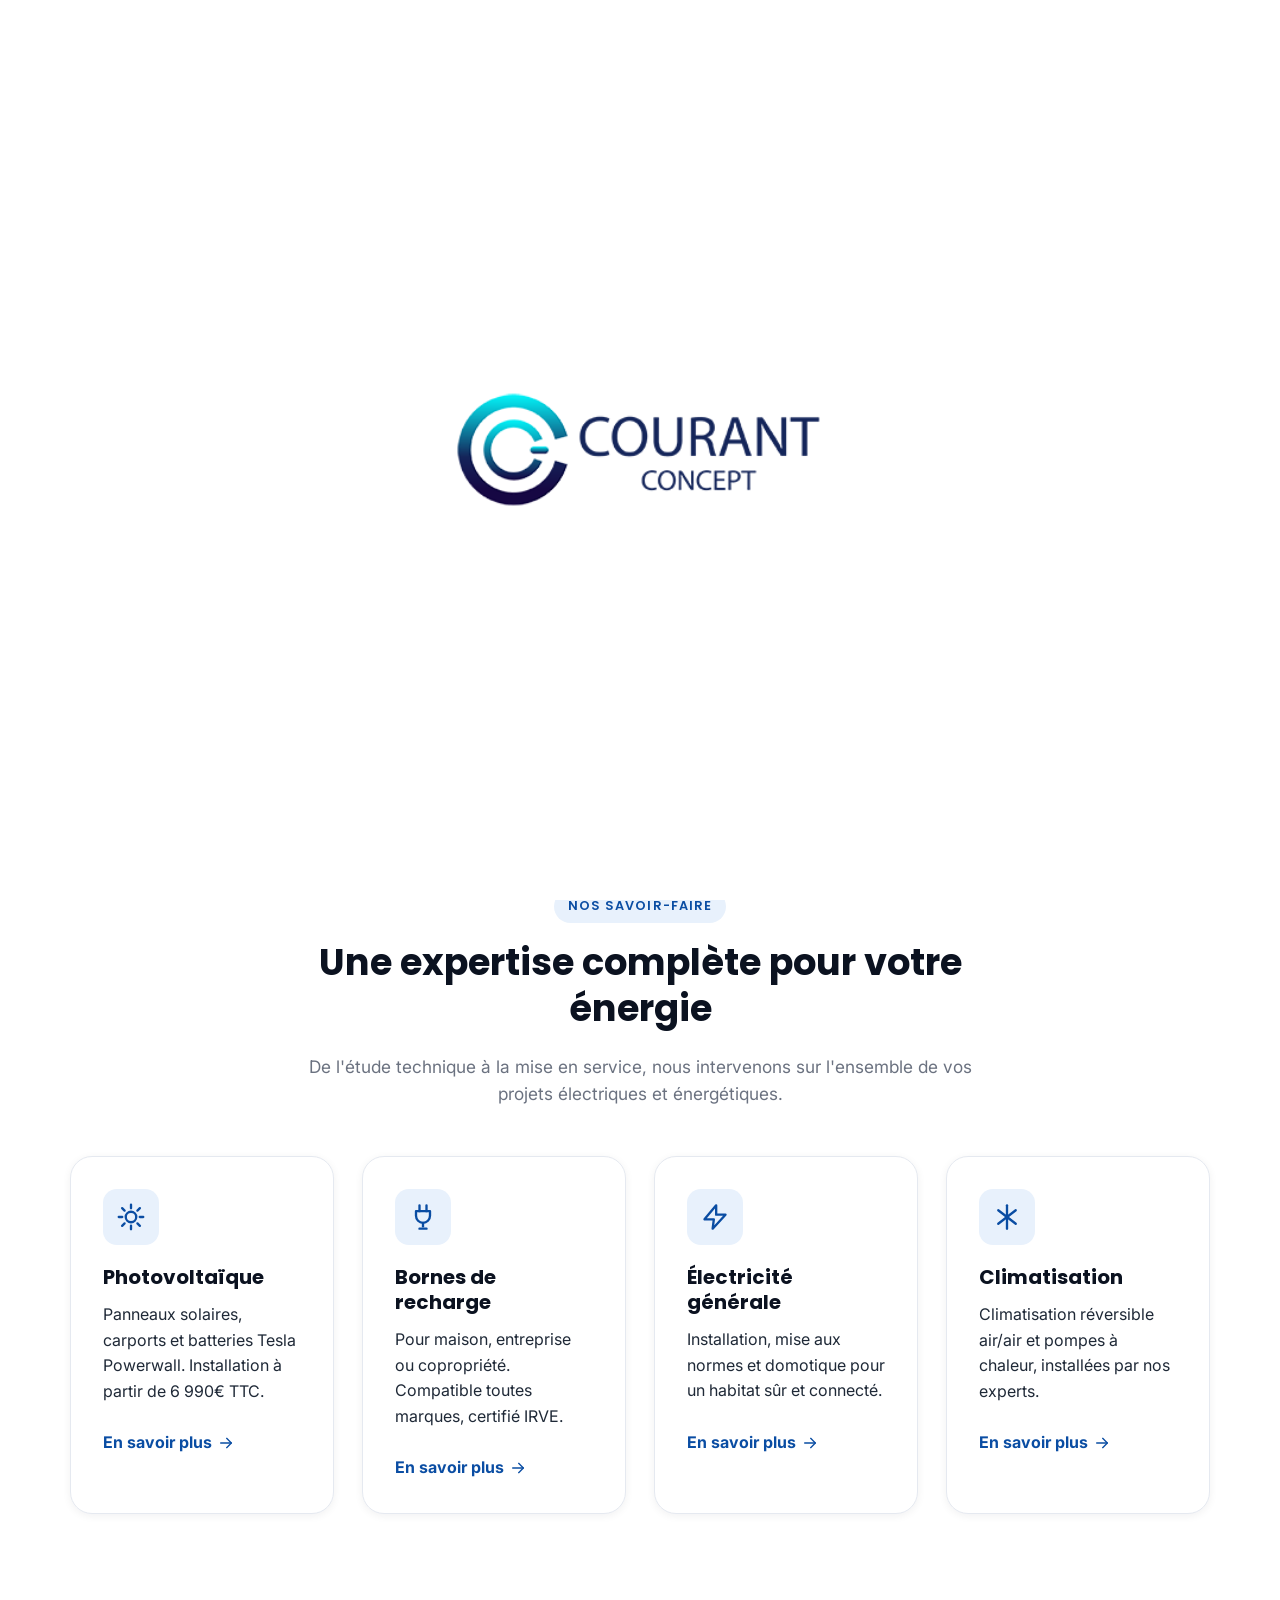
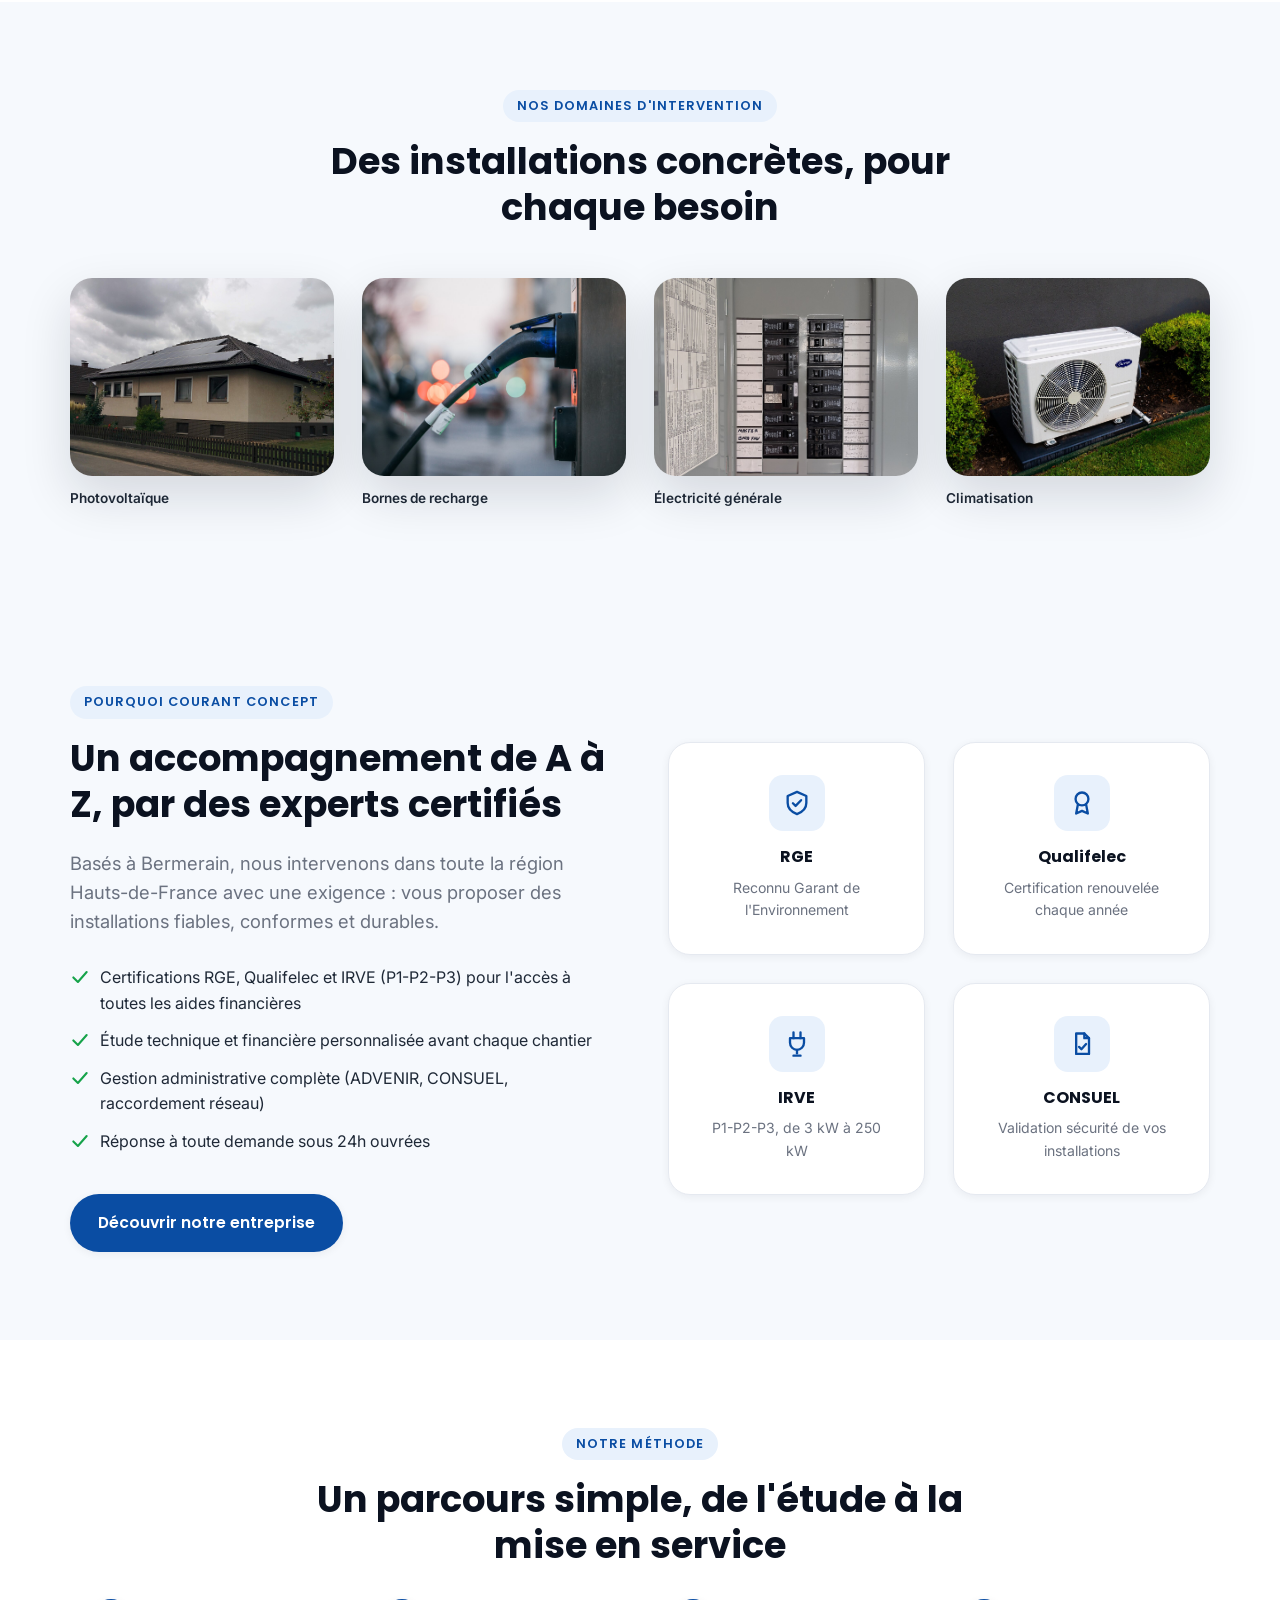
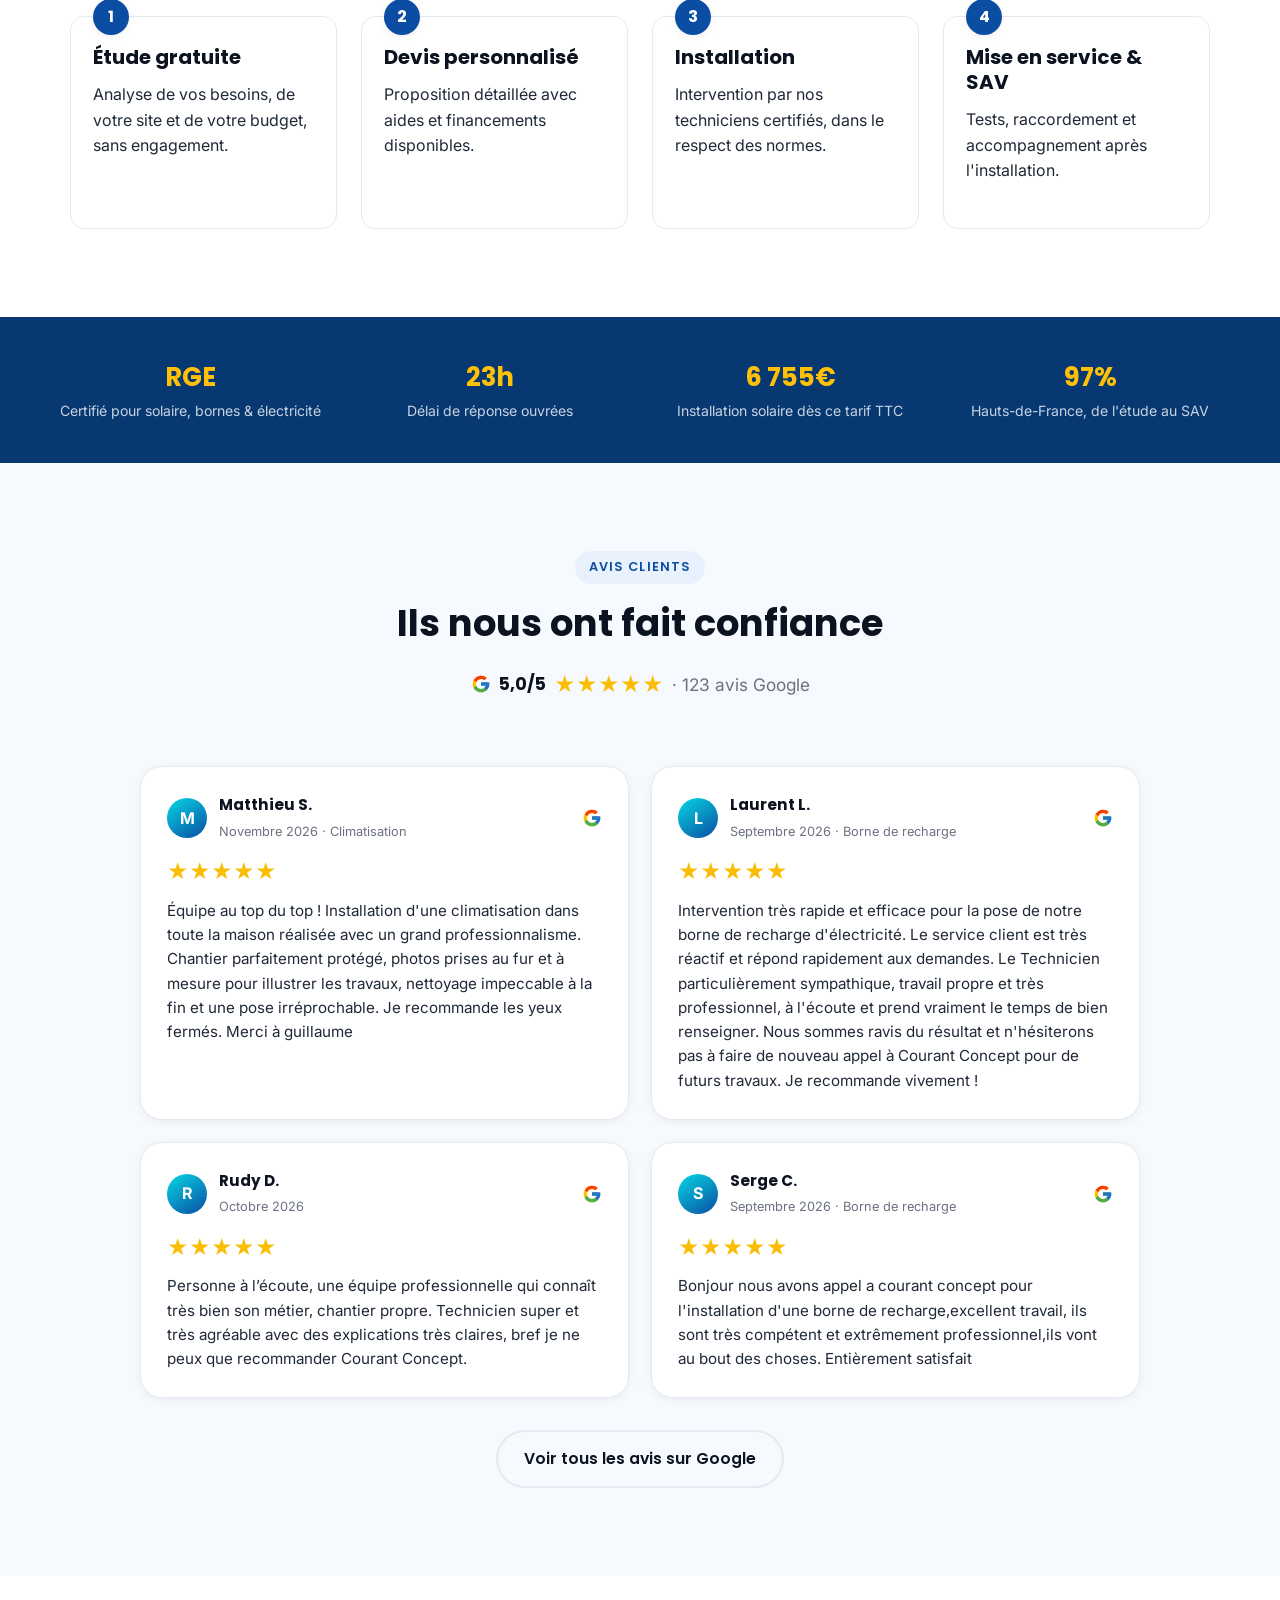
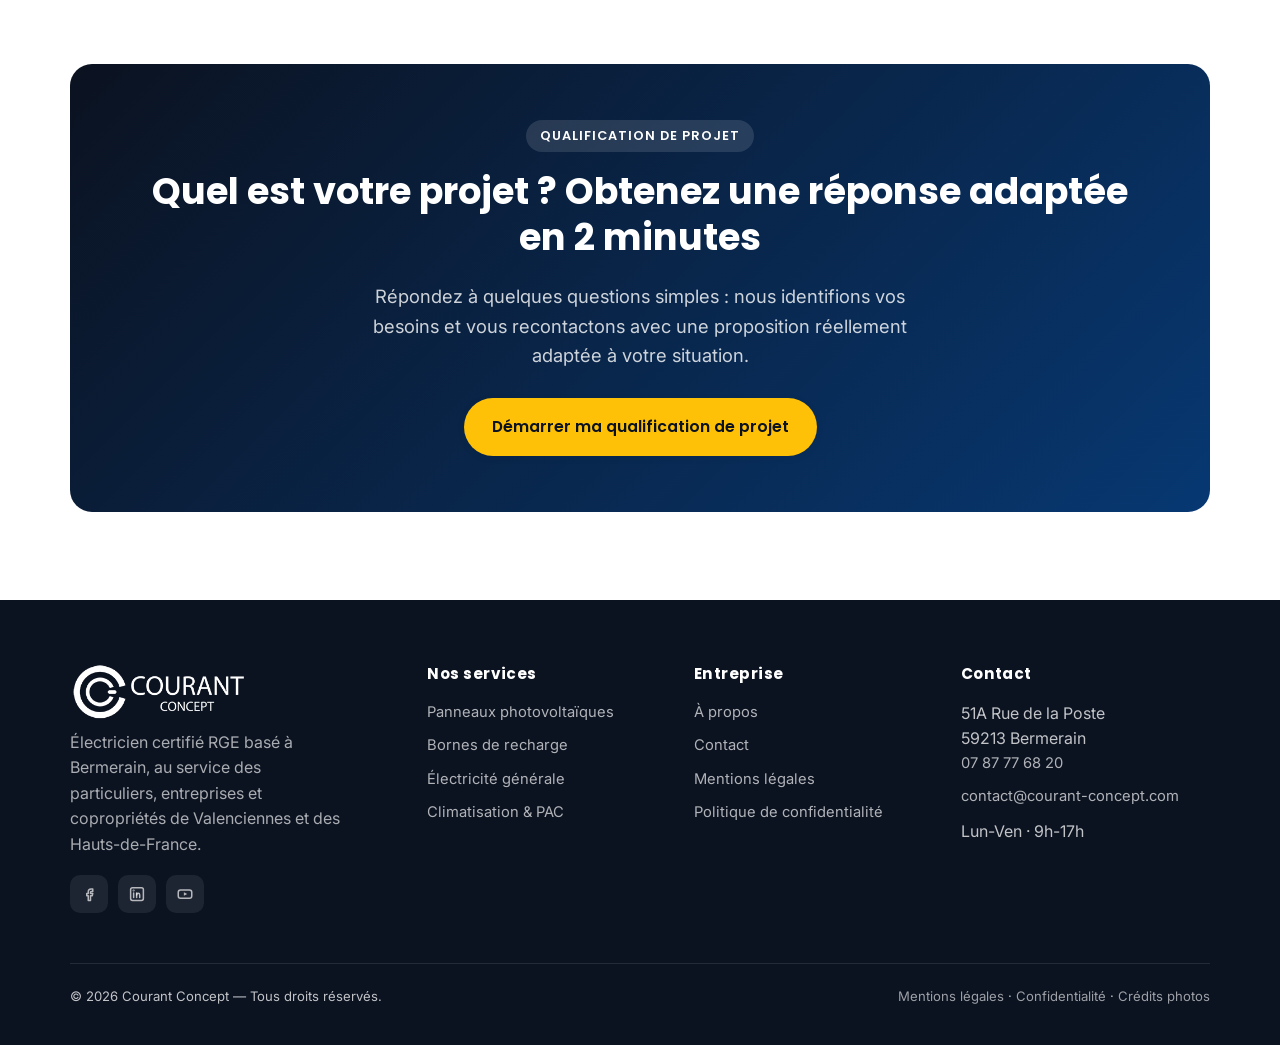
<file: index.html>
<!DOCTYPE html>
<html lang="fr">
<head>
<meta charset="UTF-8">
<meta name="viewport" content="width=device-width, initial-scale=1">
<title>Courant Concept | Électricien RGE à Bermerain – Solaire, Bornes & Électricité</title>
<meta name="description" content="Électricien certifié RGE à Bermerain (59). Panneaux photovoltaïques, bornes de recharge, électricité générale, domotique et climatisation à Valenciennes et dans les Hauts-de-France. Devis gratuit.">
<link rel="canonical" href="https://www.courant-concept.com/">
<meta property="og:type" content="website">
<meta property="og:locale" content="fr_FR">
<meta property="og:title" content="Courant Concept | Électricien RGE à Bermerain">
<meta property="og:description" content="Panneaux solaires, bornes de recharge, électricité générale et climatisation. Électricien certifié RGE à Bermerain, au service de Valenciennes et des Hauts-de-France.">
<meta property="og:url" content="https://www.courant-concept.com/">
<meta property="og:site_name" content="Courant Concept">
<meta name="twitter:card" content="summary">
<link rel="icon" href="favicon.svg" type="image/svg+xml">
<link rel="preconnect" href="https://fonts.googleapis.com">
<link rel="preconnect" href="https://fonts.gstatic.com" crossorigin>
<link href="https://fonts.googleapis.com/css2?family=Inter:wght@400;500;600;700&family=Poppins:wght@600;700&display=swap" rel="stylesheet">
<link rel="stylesheet" href="css/style.css">
<script type="application/ld+json">
{
  "@context": "https://schema.org",
  "@type": "Electrician",
  "name": "Courant Concept",
  "image": "https://www.courant-concept.com/favicon.svg",
  "telephone": "+33787776820",
  "email": "contact@courant-concept.com",
  "priceRange": "€€",
  "address": {
    "@type": "PostalAddress",
    "streetAddress": "51A Rue de la Poste",
    "addressLocality": "Bermerain",
    "postalCode": "59213",
    "addressCountry": "FR"
  },
  "areaServed": ["Valenciennes", "Hauts-de-France"],
  "openingHoursSpecification": {
    "@type": "OpeningHoursSpecification",
    "dayOfWeek": ["Monday","Tuesday","Wednesday","Thursday","Friday"],
    "opens": "09:00",
    "closes": "17:00"
  },
  "url": "https://www.courant-concept.com/"
}
</script>
</head>
<body data-intro>
<a href="#main" class="skip-link">Aller au contenu</a>

<header class="site-header">
  <div class="container header-inner">
    <a href="index.html" class="brand" aria-label="Courant Concept – accueil">
      <img src="images/2-LIGNElogo-courantconcept.png" alt="Courant Concept" class="brand-logo" width="320" height="100">
    </a>
    <nav class="main-nav" id="main-nav">
      <a href="index.html" aria-current="page">Accueil</a>
      <a href="electricite-climatisation.html">Électricité &amp; Clim</a>
      <a href="bornes-de-recharge.html">Bornes de recharge</a>
      <a href="photovoltaique.html">Photovoltaïque</a>
      <a href="a-propos.html">À propos</a>
      <a href="contact.html">Contact</a>
    </nav>
    <div class="header-actions">
      <a href="tel:+33787776820" class="header-phone">
        <svg viewBox="0 0 24 24" fill="none" stroke="currentColor" stroke-width="2" stroke-linecap="round" stroke-linejoin="round"><path d="M5.5 3.5h3.3l1.5 4.3-2.2 1.8a12 12 0 0 0 6.3 6.3l1.8-2.2 4.3 1.5v3.3c0 1.1-.9 2-2 2A17.5 17.5 0 0 1 3.5 5.5c0-1.1.9-2 2-2z"/></svg>
        <span>07 87 77 68 20</span>
      </a>
      <a href="contact.html" class="btn btn-primary btn-sm">Devis gratuit</a>
      <button class="nav-toggle" aria-label="Ouvrir le menu" aria-expanded="false" aria-controls="main-nav">
        <svg viewBox="0 0 24 24" fill="none" stroke="currentColor" stroke-width="2" stroke-linecap="round" stroke-linejoin="round"><line x1="3.5" y1="6.5" x2="20.5" y2="6.5"/><line x1="3.5" y1="12" x2="20.5" y2="12"/><line x1="3.5" y1="17.5" x2="20.5" y2="17.5"/></svg>
      </button>
    </div>
  </div>
</header>

<main id="main">

  <!-- ===================== HERO ===================== -->
  <section class="hero">
    <div class="container hero-inner">
      <div>
        <div class="hero-badges">
          <span class="badge">Certifié RGE</span>
          <span class="badge">Qualifelec</span>
          <span class="badge">IRVE P1-P2-P3</span>
        </div>
        <h1>Votre électricien de confiance pour la transition énergétique</h1>
        <p class="lead">Panneaux solaires, bornes de recharge, électricité générale, domotique et climatisation : Courant Concept accompagne particuliers, entreprises et copropriétés à Bermerain, Valenciennes et dans toute la région Hauts-de-France.</p>
        <div class="hero-cta">
          <a href="contact.html" class="btn btn-primary">Obtenir mon étude gratuite</a>
          <a href="tel:+33787776820" class="btn btn-outline">07 87 77 68 20</a>
        </div>
        <div class="hero-trust">
          <div><strong>24h ouvrées</strong>Délai de réponse</div>
          <div><strong>Devis gratuit</strong>Étude personnalisée</div>
          <div><strong>Hauts-de-France</strong>Zone d'intervention</div>
        </div>
      </div>
      <div class="hero-art">
        <div class="hero-photo-wrap">
          <div class="photo-frame">
            <img src="images/solar-panels.jpg" alt="Maison résidentielle équipée de panneaux solaires photovoltaïques sur toiture" width="1280" height="960" loading="eager">
          </div>
          <div class="hero-float-chip chip-top">
            <span class="chip-icon"><svg viewBox="0 0 24 24" fill="none" stroke="currentColor" stroke-width="2" stroke-linecap="round" stroke-linejoin="round"><path d="M12 2.5l8 3.5v6c0 5-3.5 7.8-8 9.5-4.5-1.7-8-4.5-8-9.5V6l8-3.5z"/><path d="M8.5 12.2l2.3 2.3 4.7-4.9"/></svg></span>
            <span><strong>Certifié RGE</strong><span>Solaire &amp; bornes</span></span>
          </div>
          <div class="hero-float-chip chip-bottom">
            <span class="chip-icon"><svg viewBox="0 0 24 24" fill="none" stroke="currentColor" stroke-width="2" stroke-linecap="round" stroke-linejoin="round"><path d="M9 2v5M15 2v5"/><path d="M6 7h12v4a6 6 0 0 1-12 0V7z"/><path d="M12 17v3"/><path d="M9 22h6"/></svg></span>
            <span><strong>Devis gratuit</strong><span>Réponse sous 24h</span></span>
          </div>
        </div>
      </div>
    </div>
  </section>

  <!-- ===================== SERVICES ===================== -->
  <section class="section" id="services">
    <div class="container">
      <div class="section-head" data-reveal>
        <span class="eyebrow">Nos savoir-faire</span>
        <h2>Une expertise complète pour votre énergie</h2>
        <p>De l'étude technique à la mise en service, nous intervenons sur l'ensemble de vos projets électriques et énergétiques.</p>
      </div>
      <div class="grid grid-4">
        <div class="card service-card" data-reveal>
          <div class="card-icon"><svg viewBox="0 0 24 24" fill="none" stroke="currentColor" stroke-width="2" stroke-linecap="round" stroke-linejoin="round"><circle cx="12" cy="12" r="4.5"/><line x1="12" y1="1.5" x2="12" y2="4.5"/><line x1="12" y1="19.5" x2="12" y2="22.5"/><line x1="1.5" y1="12" x2="4.5" y2="12"/><line x1="19.5" y1="12" x2="22.5" y2="12"/><line x1="4.4" y1="4.4" x2="6.5" y2="6.5"/><line x1="17.5" y1="17.5" x2="19.6" y2="19.6"/><line x1="4.4" y1="19.6" x2="6.5" y2="17.5"/><line x1="17.5" y1="6.5" x2="19.6" y2="4.4"/></svg></div>
          <h3>Photovoltaïque</h3>
          <p>Panneaux solaires, carports et batteries Tesla Powerwall. Installation à partir de 6 990€ TTC.</p>
          <a href="photovoltaique.html" class="card-link">En savoir plus <svg viewBox="0 0 24 24" fill="none" stroke="currentColor" stroke-width="2" stroke-linecap="round" stroke-linejoin="round"><line x1="4" y1="12" x2="20" y2="12"/><polyline points="13 5 20 12 13 19"/></svg></a>
        </div>
        <div class="card service-card" data-reveal>
          <div class="card-icon"><svg viewBox="0 0 24 24" fill="none" stroke="currentColor" stroke-width="2" stroke-linecap="round" stroke-linejoin="round"><path d="M9 2v5M15 2v5"/><path d="M6 7h12v4a6 6 0 0 1-12 0V7z"/><path d="M12 17v3"/><path d="M9 22h6"/></svg></div>
          <h3>Bornes de recharge</h3>
          <p>Pour maison, entreprise ou copropriété. Compatible toutes marques, certifié IRVE.</p>
          <a href="bornes-de-recharge.html" class="card-link">En savoir plus <svg viewBox="0 0 24 24" fill="none" stroke="currentColor" stroke-width="2" stroke-linecap="round" stroke-linejoin="round"><line x1="4" y1="12" x2="20" y2="12"/><polyline points="13 5 20 12 13 19"/></svg></a>
        </div>
        <div class="card service-card" data-reveal>
          <div class="card-icon"><svg viewBox="0 0 24 24" fill="none" stroke="currentColor" stroke-width="2" stroke-linecap="round" stroke-linejoin="round"><polygon points="13 2 3 14 11 14 10 22 21 10 13 10 13 2"/></svg></div>
          <h3>Électricité générale</h3>
          <p>Installation, mise aux normes et domotique pour un habitat sûr et connecté.</p>
          <a href="electricite-climatisation.html" class="card-link">En savoir plus <svg viewBox="0 0 24 24" fill="none" stroke="currentColor" stroke-width="2" stroke-linecap="round" stroke-linejoin="round"><line x1="4" y1="12" x2="20" y2="12"/><polyline points="13 5 20 12 13 19"/></svg></a>
        </div>
        <div class="card service-card" data-reveal>
          <div class="card-icon"><svg viewBox="0 0 24 24" fill="none" stroke="currentColor" stroke-width="2" stroke-linecap="round" stroke-linejoin="round"><line x1="12" y1="2" x2="12" y2="22"/><line x1="4.5" y1="6.2" x2="19.5" y2="17.8"/><line x1="19.5" y1="6.2" x2="4.5" y2="17.8"/></svg></div>
          <h3>Climatisation</h3>
          <p>Climatisation réversible air/air et pompes à chaleur, installées par nos experts.</p>
          <a href="electricite-climatisation.html#climatisation" class="card-link">En savoir plus <svg viewBox="0 0 24 24" fill="none" stroke="currentColor" stroke-width="2" stroke-linecap="round" stroke-linejoin="round"><line x1="4" y1="12" x2="20" y2="12"/><polyline points="13 5 20 12 13 19"/></svg></a>
        </div>
      </div>
    </div>
  </section>

  <!-- ===================== GALERIE PHOTOS ===================== -->
  <section class="section section--alt">
    <div class="container">
      <div class="section-head" data-reveal>
        <span class="eyebrow">Nos domaines d'intervention</span>
        <h2>Des installations concrètes, pour chaque besoin</h2>
      </div>
      <div class="grid grid-4 swipe-row" data-reveal>
        <figure class="photo-gallery-item">
          <a href="photovoltaique.html" class="photo-frame">
            <img src="images/solar-panels.jpg" alt="Panneaux solaires photovoltaïques installés sur une toiture résidentielle" width="1280" height="960" loading="lazy">
          </a>
          <figcaption><a href="photovoltaique.html">Photovoltaïque</a></figcaption>
        </figure>
        <figure class="photo-gallery-item">
          <a href="bornes-de-recharge.html" class="photo-frame">
            <img src="images/ev-charging.jpg" alt="Borne de recharge pour véhicule électrique, connecteur branché" width="1280" height="852" loading="lazy">
          </a>
          <figcaption><a href="bornes-de-recharge.html">Bornes de recharge</a></figcaption>
        </figure>
        <figure class="photo-gallery-item">
          <a href="electricite-climatisation.html" class="photo-frame">
            <img src="images/electrical-panel.jpg" alt="Tableau électrique ouvert avec disjoncteurs modulaires" width="1280" height="1707" loading="lazy">
          </a>
          <figcaption><a href="electricite-climatisation.html">Électricité générale</a></figcaption>
        </figure>
        <figure class="photo-gallery-item">
          <a href="electricite-climatisation.html#climatisation" class="photo-frame">
            <img src="images/ac-unit.jpg" alt="Unité extérieure de climatisation / pompe à chaleur installée contre un mur" width="1280" height="891" loading="lazy">
          </a>
          <figcaption><a href="electricite-climatisation.html#climatisation">Climatisation</a></figcaption>
        </figure>
      </div>
    </div>
  </section>

  <!-- ===================== POURQUOI NOUS ===================== -->
  <section class="section section--alt">
    <div class="container">
      <div class="grid grid-2" style="align-items:center; gap:56px;">
        <div data-reveal>
          <span class="eyebrow">Pourquoi Courant Concept</span>
          <h2>Un accompagnement de A à Z, par des experts certifiés</h2>
          <p class="lead">Basés à Bermerain, nous intervenons dans toute la région Hauts-de-France avec une exigence : vous proposer des installations fiables, conformes et durables.</p>
          <ul class="check-list" style="margin-top:28px;">
            <li><svg viewBox="0 0 24 24" fill="none" stroke="currentColor" stroke-width="2.5" stroke-linecap="round" stroke-linejoin="round"><polyline points="4 12.5 9.5 18 20 6"/></svg><span>Certifications RGE, Qualifelec et IRVE (P1-P2-P3) pour l'accès à toutes les aides financières</span></li>
            <li><svg viewBox="0 0 24 24" fill="none" stroke="currentColor" stroke-width="2.5" stroke-linecap="round" stroke-linejoin="round"><polyline points="4 12.5 9.5 18 20 6"/></svg><span>Étude technique et financière personnalisée avant chaque chantier</span></li>
            <li><svg viewBox="0 0 24 24" fill="none" stroke="currentColor" stroke-width="2.5" stroke-linecap="round" stroke-linejoin="round"><polyline points="4 12.5 9.5 18 20 6"/></svg><span>Gestion administrative complète (ADVENIR, CONSUEL, raccordement réseau)</span></li>
            <li><svg viewBox="0 0 24 24" fill="none" stroke="currentColor" stroke-width="2.5" stroke-linecap="round" stroke-linejoin="round"><polyline points="4 12.5 9.5 18 20 6"/></svg><span>Réponse à toute demande sous 24h ouvrées</span></li>
          </ul>
          <a href="a-propos.html" class="btn btn-secondary" style="margin-top:28px;">Découvrir notre entreprise</a>
        </div>
        <div class="grid grid-2 cert-grid" data-reveal>
          <div class="card" style="text-align:center;">
            <div class="card-icon" style="margin:0 auto 16px;"><svg viewBox="0 0 24 24" fill="none" stroke="currentColor" stroke-width="2" stroke-linecap="round" stroke-linejoin="round"><path d="M12 2.5l8 3.5v6c0 5-3.5 7.8-8 9.5-4.5-1.7-8-4.5-8-9.5V6l8-3.5z"/><path d="M8.5 12.2l2.3 2.3 4.7-4.9"/></svg></div>
            <h3 style="font-size:1rem;">RGE</h3>
            <p style="margin:0; font-size:.88rem; color:var(--color-text-light);">Reconnu Garant de l'Environnement</p>
          </div>
          <div class="card" style="text-align:center;">
            <div class="card-icon" style="margin:0 auto 16px;"><svg viewBox="0 0 24 24" fill="none" stroke="currentColor" stroke-width="2" stroke-linecap="round" stroke-linejoin="round"><circle cx="12" cy="8.5" r="5.5"/><path d="M8.5 13.2 7 21l5-2.3 5 2.3-1.5-7.8"/></svg></div>
            <h3 style="font-size:1rem;">Qualifelec</h3>
            <p style="margin:0; font-size:.88rem; color:var(--color-text-light);">Certification renouvelée chaque année</p>
          </div>
          <div class="card" style="text-align:center;">
            <div class="card-icon" style="margin:0 auto 16px;"><svg viewBox="0 0 24 24" fill="none" stroke="currentColor" stroke-width="2" stroke-linecap="round" stroke-linejoin="round"><path d="M9 2v5M15 2v5"/><path d="M6 7h12v4a6 6 0 0 1-12 0V7z"/><path d="M12 17v3"/><path d="M9 22h6"/></svg></div>
            <h3 style="font-size:1rem;">IRVE</h3>
            <p style="margin:0; font-size:.88rem; color:var(--color-text-light);">P1-P2-P3, de 3 kW à 250 kW</p>
          </div>
          <div class="card" style="text-align:center;">
            <div class="card-icon" style="margin:0 auto 16px;"><svg viewBox="0 0 24 24" fill="none" stroke="currentColor" stroke-width="2" stroke-linecap="round" stroke-linejoin="round"><path d="M7 3h7l4 4v13.5H7z"/><path d="M14 3v4h4"/><polyline points="9.5 14.5 11.5 16.5 15.5 12"/></svg></div>
            <h3 style="font-size:1rem;">CONSUEL</h3>
            <p style="margin:0; font-size:.88rem; color:var(--color-text-light);">Validation sécurité de vos installations</p>
          </div>
        </div>
      </div>
    </div>
  </section>

  <!-- ===================== PROCESS ===================== -->
  <section class="section">
    <div class="container">
      <div class="section-head" data-reveal>
        <span class="eyebrow">Notre méthode</span>
        <h2>Un parcours simple, de l'étude à la mise en service</h2>
      </div>
      <div class="process" data-reveal>
        <div class="process-step">
          <h3>Étude gratuite</h3>
          <p>Analyse de vos besoins, de votre site et de votre budget, sans engagement.</p>
        </div>
        <div class="process-step">
          <h3>Devis personnalisé</h3>
          <p>Proposition détaillée avec aides et financements disponibles.</p>
        </div>
        <div class="process-step">
          <h3>Installation</h3>
          <p>Intervention par nos techniciens certifiés, dans le respect des normes.</p>
        </div>
        <div class="process-step">
          <h3>Mise en service & SAV</h3>
          <p>Tests, raccordement et accompagnement après l'installation.</p>
        </div>
      </div>
    </div>
  </section>

  <!-- ===================== STATS ===================== -->
  <section class="stats-bar">
    <div class="container grid grid-4">
      <div><strong>RGE</strong><span>Certifié pour solaire, bornes & électricité</span></div>
      <div><strong data-count="24" data-suffix="h">24h</strong><span>Délai de réponse ouvrées</span></div>
      <div><strong data-count="6990" data-suffix="€">6 990€</strong><span>Installation solaire dès ce tarif TTC</span></div>
      <div><strong data-count="100" data-suffix="%">100%</strong><span>Hauts-de-France, de l'étude au SAV</span></div>
    </div>
  </section>

  <!-- ===================== AVIS GOOGLE (rempli via js/avis.js) ===================== -->
  <section class="section section--alt reviews" id="avis" hidden>
    <div class="container">
      <div class="section-head" data-reveal>
        <span class="eyebrow">Avis clients</span>
        <h2>Ils nous ont fait confiance</h2>
        <p class="reviews-summary"></p>
      </div>
      <div class="reviews-track" data-reveal></div>
      <div style="text-align:center; margin-top:32px;">
        <a class="btn btn-outline-dark reviews-link" href="#" target="_blank" rel="noopener">Voir tous les avis sur Google</a>
      </div>
    </div>
  </section>

  <!-- ===================== LEAD QUALIFICATION TEASER ===================== -->
  <section class="section" id="projet">
    <div class="container">
      <div class="cta-band" data-reveal>
        <span class="eyebrow" style="background:rgba(255,255,255,.12); color:#fff;">Qualification de projet</span>
        <h2>Quel est votre projet ? Obtenez une réponse adaptée en 2 minutes</h2>
        <p class="lead">Répondez à quelques questions simples : nous identifions vos besoins et vous recontactons avec une proposition réellement adaptée à votre situation.</p>
        <a href="contact.html#qualification" class="btn btn-primary">Démarrer ma qualification de projet</a>
      </div>
    </div>
  </section>

</main>

<footer class="site-footer">
  <div class="container">
    <div class="footer-grid">
      <div class="footer-brand">
        <a href="index.html" class="brand brand--footer" aria-label="Courant Concept – accueil">
          <img src="images/2-LIGNElogo-courantconcept.png" alt="Courant Concept" class="brand-logo" width="320" height="100" loading="lazy">
        </a>
        <p>Électricien certifié RGE basé à Bermerain, au service des particuliers, entreprises et copropriétés de Valenciennes et des Hauts-de-France.</p>
        <div class="footer-social">
          <a href="#" aria-label="Facebook"><svg viewBox="0 0 24 24" fill="none" stroke="currentColor" stroke-width="2" stroke-linecap="round" stroke-linejoin="round"><path d="M15 8.5h2V5.3h-2.3C12.5 5.3 11 6.9 11 9.1v2.1H9v3h2v6.5h3v-6.5h2.4l.6-3H14v-1.6c0-.6.4-1.1 1-1.1z"/></svg></a>
          <a href="#" aria-label="LinkedIn"><svg viewBox="0 0 24 24" fill="none" stroke="currentColor" stroke-width="2" stroke-linecap="round" stroke-linejoin="round"><rect x="3.5" y="3.5" width="17" height="17" rx="2.5"/><line x1="7.5" y1="10.5" x2="7.5" y2="16.5"/><circle cx="7.5" cy="7.3" r="0.4" fill="currentColor"/><line x1="11.5" y1="10.5" x2="11.5" y2="16.5"/><path d="M11.5 13.3c0-1.3.9-2.3 2.1-2.3 1.2 0 2 .9 2 2.3v3.2"/></svg></a>
          <a href="#" aria-label="YouTube"><svg viewBox="0 0 24 24" fill="none" stroke="currentColor" stroke-width="2" stroke-linecap="round" stroke-linejoin="round"><rect x="3" y="6.5" width="18" height="11" rx="3"/><polygon points="10.5 9.7 15 12 10.5 14.3" fill="currentColor" stroke="none"/></svg></a>
        </div>
      </div>
      <nav>
        <h4>Nos services</h4>
        <a href="photovoltaique.html">Panneaux photovoltaïques</a>
        <a href="bornes-de-recharge.html">Bornes de recharge</a>
        <a href="electricite-climatisation.html">Électricité générale</a>
        <a href="electricite-climatisation.html#climatisation">Climatisation & PAC</a>
      </nav>
      <nav>
        <h4>Entreprise</h4>
        <a href="a-propos.html">À propos</a>
        <a href="contact.html">Contact</a>
        <a href="mentions-legales.html">Mentions légales</a>
        <a href="politique-confidentialite.html">Politique de confidentialité</a>
      </nav>
      <div>
        <h4>Contact</h4>
        <address style="font-style:normal;">51A Rue de la Poste<br>59213 Bermerain</address>
        <a href="tel:+33787776820">07 87 77 68 20</a>
        <a href="mailto:contact@courant-concept.com">contact@courant-concept.com</a>
        <span>Lun-Ven · 9h-17h</span>
      </div>
    </div>
    <div class="footer-bottom">
      <p>&copy; <span data-year></span> Courant Concept — Tous droits réservés.</p>
      <p><a href="mentions-legales.html">Mentions légales</a> · <a href="politique-confidentialite.html">Confidentialité</a> · <a href="mentions-legales.html#credits-photos">Crédits photos</a></p>
    </div>
  </div>
</footer>

<script src="js/avis.js"></script>
<script src="js/main.js"></script>
</body>
</html>
</file>
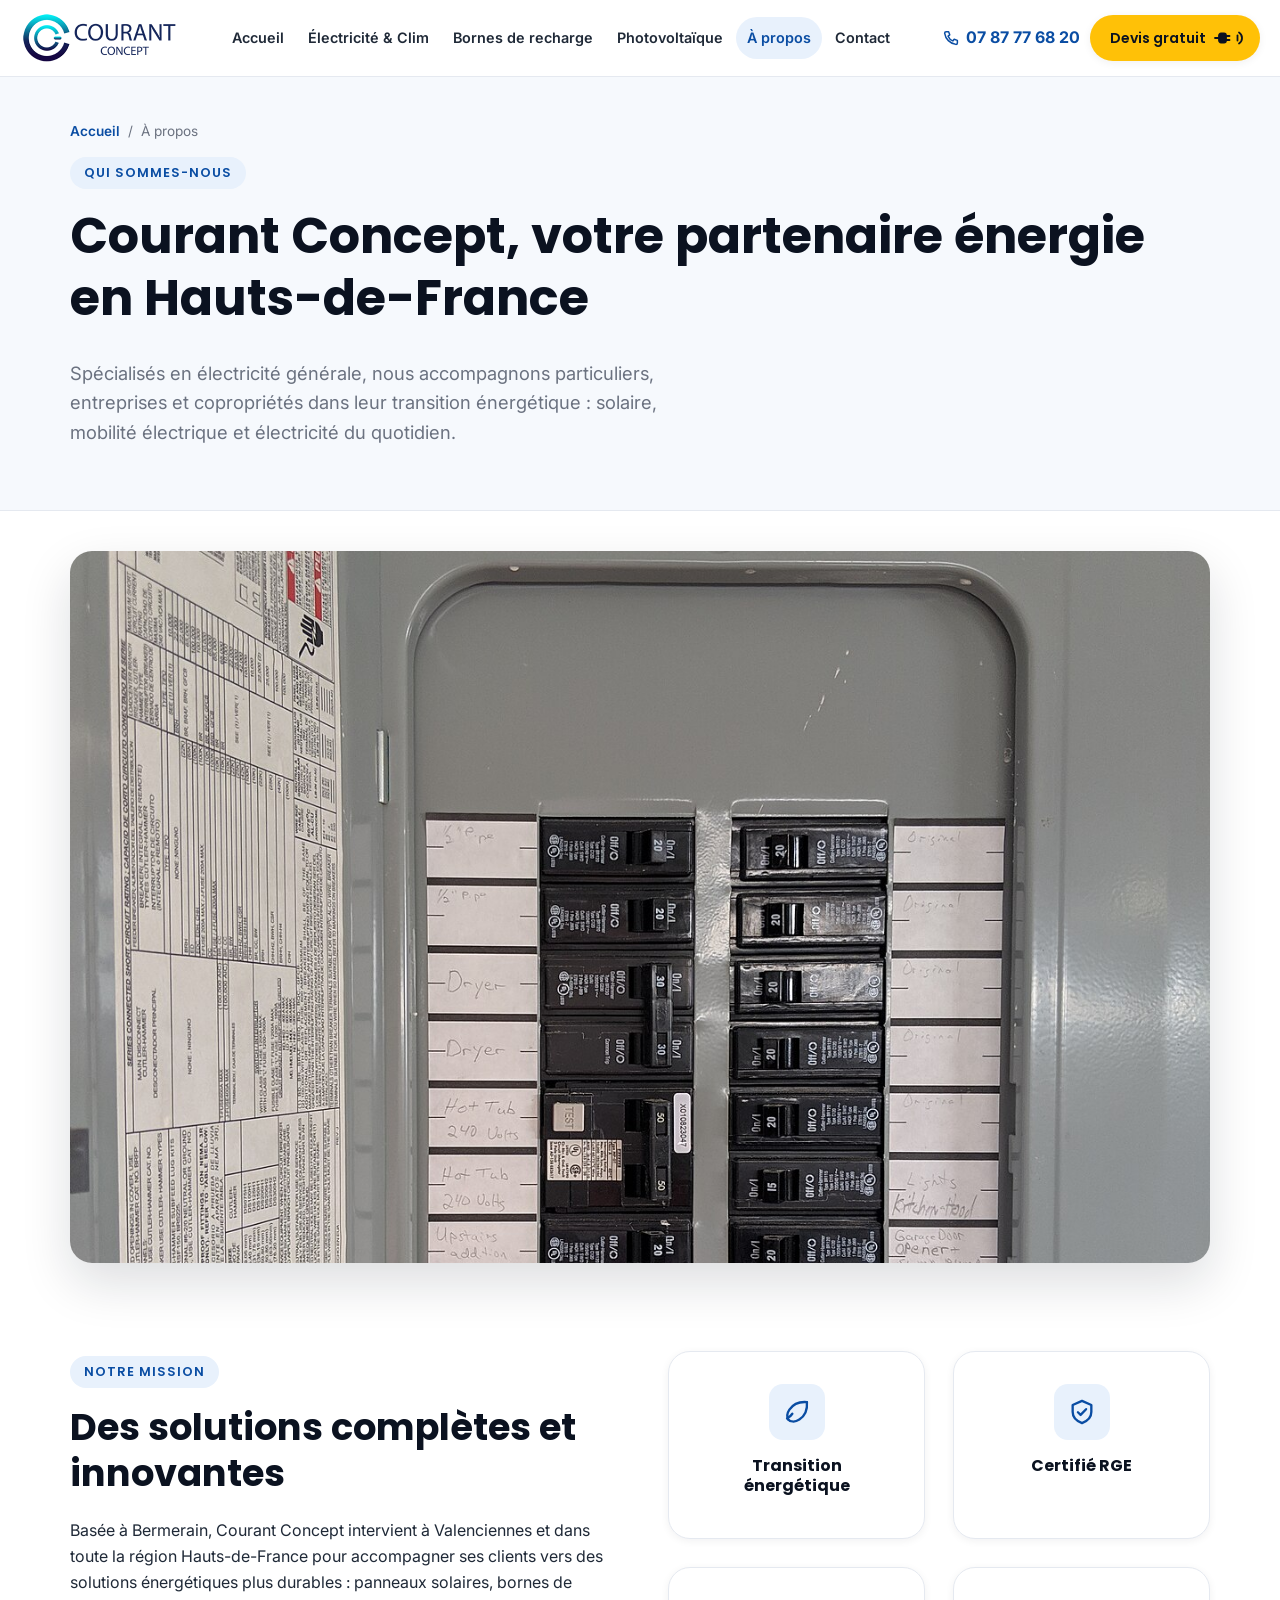
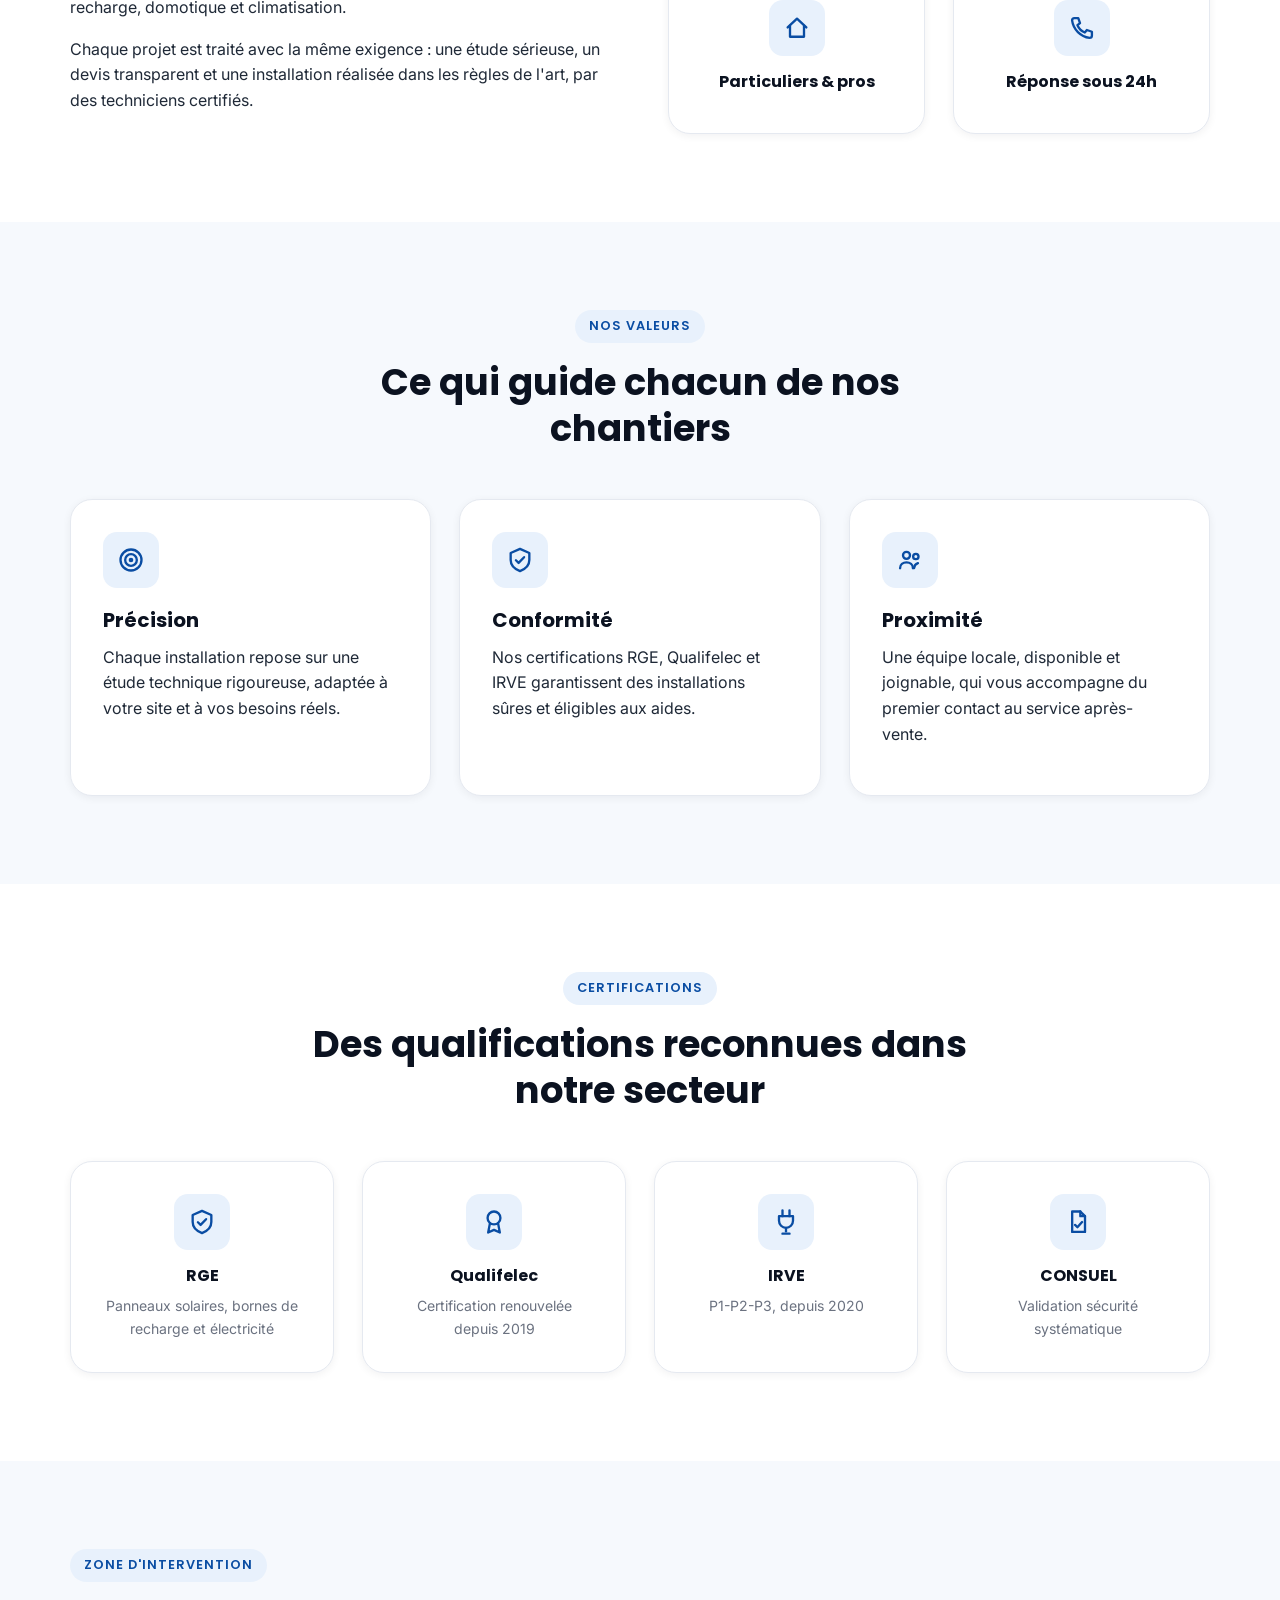
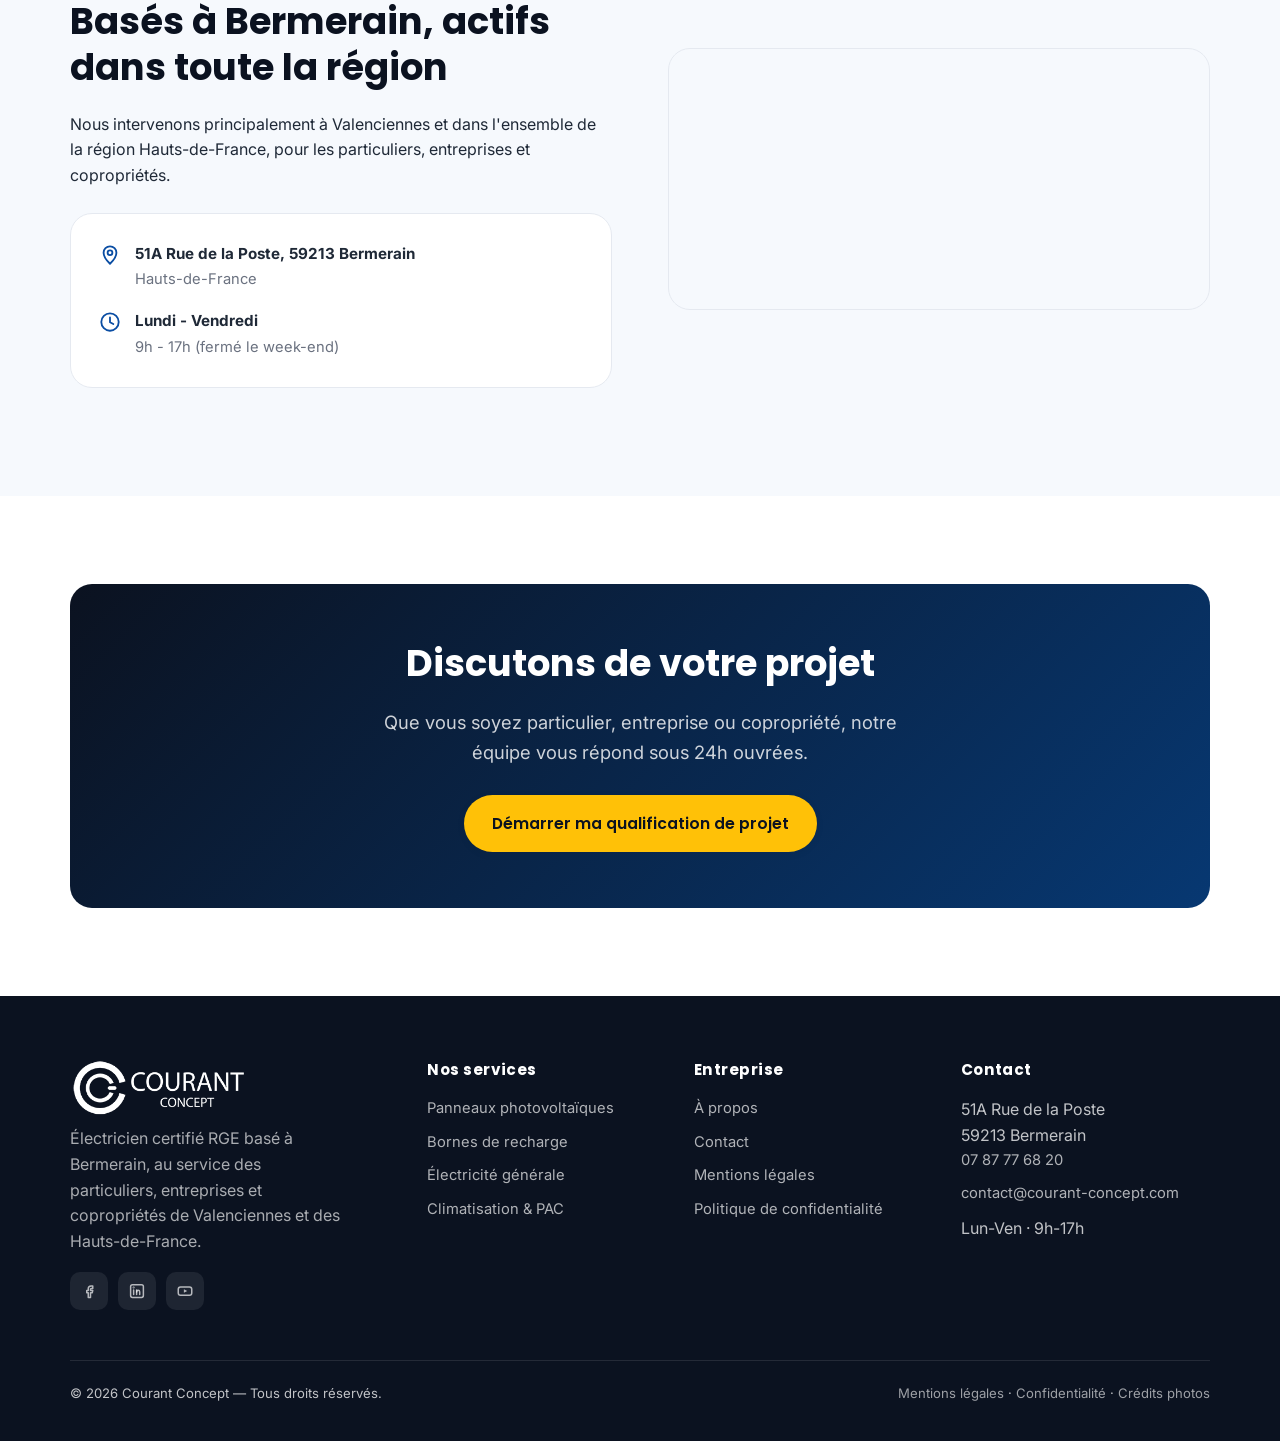
<file: a-propos.html>
<!DOCTYPE html>
<html lang="fr">
<head>
<meta charset="UTF-8">
<meta name="viewport" content="width=device-width, initial-scale=1">
<title>À propos de Courant Concept | Électricien RGE à Bermerain</title>
<meta name="description" content="Courant Concept, électricien certifié RGE, Qualifelec et IRVE basé à Bermerain, accompagne particuliers, entreprises et copropriétés de Valenciennes et des Hauts-de-France sur leurs projets énergétiques.">
<link rel="canonical" href="https://www.courant-concept.com/a-propos.html">
<meta property="og:type" content="website">
<meta property="og:locale" content="fr_FR">
<meta property="og:title" content="À propos de Courant Concept">
<meta property="og:description" content="Électricien certifié RGE, Qualifelec et IRVE basé à Bermerain, au service des Hauts-de-France.">
<meta property="og:url" content="https://www.courant-concept.com/a-propos.html">
<meta property="og:site_name" content="Courant Concept">
<meta name="twitter:card" content="summary">
<link rel="icon" href="favicon.svg" type="image/svg+xml">
<link rel="preconnect" href="https://fonts.googleapis.com">
<link rel="preconnect" href="https://fonts.gstatic.com" crossorigin>
<link href="https://fonts.googleapis.com/css2?family=Inter:wght@400;500;600;700&family=Poppins:wght@600;700&display=swap" rel="stylesheet">
<link rel="stylesheet" href="css/style.css">
<script type="application/ld+json">
{
  "@context": "https://schema.org",
  "@type": "BreadcrumbList",
  "itemListElement": [
    {"@type": "ListItem", "position": 1, "name": "Accueil", "item": "https://www.courant-concept.com/"},
    {"@type": "ListItem", "position": 2, "name": "À propos", "item": "https://www.courant-concept.com/a-propos.html"}
  ]
}
</script>
</head>
<body>
<a href="#main" class="skip-link">Aller au contenu</a>

<header class="site-header">
  <div class="container header-inner">
    <a href="index.html" class="brand" aria-label="Courant Concept – accueil">
      <img src="images/2-LIGNElogo-courantconcept.png" alt="Courant Concept" class="brand-logo" width="320" height="100">
    </a>
    <nav class="main-nav" id="main-nav">
      <a href="index.html">Accueil</a>
      <a href="electricite-climatisation.html">Électricité &amp; Clim</a>
      <a href="bornes-de-recharge.html">Bornes de recharge</a>
      <a href="photovoltaique.html">Photovoltaïque</a>
      <a href="a-propos.html" aria-current="page">À propos</a>
      <a href="contact.html">Contact</a>
    </nav>
    <div class="header-actions">
      <a href="tel:+33787776820" class="header-phone">
        <svg viewBox="0 0 24 24" fill="none" stroke="currentColor" stroke-width="2" stroke-linecap="round" stroke-linejoin="round"><path d="M5.5 3.5h3.3l1.5 4.3-2.2 1.8a12 12 0 0 0 6.3 6.3l1.8-2.2 4.3 1.5v3.3c0 1.1-.9 2-2 2A17.5 17.5 0 0 1 3.5 5.5c0-1.1.9-2 2-2z"/></svg>
        <span>07 87 77 68 20</span>
      </a>
      <a href="contact.html" class="btn btn-primary btn-sm">Devis gratuit</a>
      <button class="nav-toggle" aria-label="Ouvrir le menu" aria-expanded="false" aria-controls="main-nav">
        <svg viewBox="0 0 24 24" fill="none" stroke="currentColor" stroke-width="2" stroke-linecap="round" stroke-linejoin="round"><line x1="3.5" y1="6.5" x2="20.5" y2="6.5"/><line x1="3.5" y1="12" x2="20.5" y2="12"/><line x1="3.5" y1="17.5" x2="20.5" y2="17.5"/></svg>
      </button>
    </div>
  </div>
</header>

<main id="main">

  <section class="page-header">
    <div class="container">
      <div class="breadcrumb"><a href="index.html">Accueil</a><span>/</span><span>À propos</span></div>
      <span class="eyebrow">Qui sommes-nous</span>
      <h1>Courant Concept, votre partenaire énergie en Hauts-de-France</h1>
      <p class="lead" style="max-width:640px;">Spécialisés en électricité générale, nous accompagnons particuliers, entreprises et copropriétés dans leur transition énergétique : solaire, mobilité électrique et électricité du quotidien.</p>
    </div>
  </section>

  <div class="container" style="margin-top:40px;">
    <div class="photo-frame photo-frame--wide" data-reveal>
      <img src="images/electrical-panel.jpg" alt="Tableau électrique ouvert avec disjoncteurs modulaires, installation conforme" width="1280" height="1707" loading="eager" style="object-position: center 30%;">
    </div>
  </div>

  <section class="section">
    <div class="container grid grid-2" style="align-items:center; gap:56px;">
      <div data-reveal>
        <span class="eyebrow">Notre mission</span>
        <h2>Des solutions complètes et innovantes</h2>
        <p>Basée à Bermerain, Courant Concept intervient à Valenciennes et dans toute la région Hauts-de-France pour accompagner ses clients vers des solutions énergétiques plus durables : panneaux solaires, bornes de recharge, domotique et climatisation.</p>
        <p>Chaque projet est traité avec la même exigence : une étude sérieuse, un devis transparent et une installation réalisée dans les règles de l'art, par des techniciens certifiés.</p>
      </div>
      <div class="grid grid-2" data-reveal>
        <div class="card" style="text-align:center;">
          <div class="card-icon" style="margin:0 auto 16px;"><svg viewBox="0 0 24 24" fill="none" stroke="currentColor" stroke-width="2" stroke-linecap="round" stroke-linejoin="round"><path d="M20.5 3.5c.6 7-2 12-6.5 15-4 2.6-8 2-10.5-1 2-1 3.5-2.5 4.5-4"/><path d="M20.5 3.5c-7-.6-12 2-15 6.5-2 3-2.3 6-1 8.5"/></svg></div>
          <h3 style="font-size:1rem;">Transition énergétique</h3>
        </div>
        <div class="card" style="text-align:center;">
          <div class="card-icon" style="margin:0 auto 16px;"><svg viewBox="0 0 24 24" fill="none" stroke="currentColor" stroke-width="2" stroke-linecap="round" stroke-linejoin="round"><path d="M12 2.5l8 3.5v6c0 5-3.5 7.8-8 9.5-4.5-1.7-8-4.5-8-9.5V6l8-3.5z"/><path d="M8.5 12.2l2.3 2.3 4.7-4.9"/></svg></div>
          <h3 style="font-size:1rem;">Certifié RGE</h3>
        </div>
        <div class="card" style="text-align:center;">
          <div class="card-icon" style="margin:0 auto 16px;"><svg viewBox="0 0 24 24" fill="none" stroke="currentColor" stroke-width="2" stroke-linecap="round" stroke-linejoin="round"><path d="M4 11.5 12 4l8 7.5"/><path d="M6 10v9.5h12V10"/></svg></div>
          <h3 style="font-size:1rem;">Particuliers & pros</h3>
        </div>
        <div class="card" style="text-align:center;">
          <div class="card-icon" style="margin:0 auto 16px;"><svg viewBox="0 0 24 24" fill="none" stroke="currentColor" stroke-width="2" stroke-linecap="round" stroke-linejoin="round"><path d="M5.5 3.5h3.3l1.5 4.3-2.2 1.8a12 12 0 0 0 6.3 6.3l1.8-2.2 4.3 1.5v3.3c0 1.1-.9 2-2 2A17.5 17.5 0 0 1 3.5 5.5c0-1.1.9-2 2-2z"/></svg></div>
          <h3 style="font-size:1rem;">Réponse sous 24h</h3>
        </div>
      </div>
    </div>
  </section>

  <!-- VALEURS -->
  <section class="section section--alt">
    <div class="container">
      <div class="section-head" data-reveal>
        <span class="eyebrow">Nos valeurs</span>
        <h2>Ce qui guide chacun de nos chantiers</h2>
      </div>
      <div class="grid grid-3" data-reveal>
        <div class="card">
          <div class="card-icon"><svg viewBox="0 0 24 24" fill="none" stroke="currentColor" stroke-width="2" stroke-linecap="round" stroke-linejoin="round"><circle cx="12" cy="12" r="9"/><circle cx="12" cy="12" r="5"/><circle cx="12" cy="12" r="1" fill="currentColor"/></svg></div>
          <h3>Précision</h3>
          <p>Chaque installation repose sur une étude technique rigoureuse, adaptée à votre site et à vos besoins réels.</p>
        </div>
        <div class="card">
          <div class="card-icon"><svg viewBox="0 0 24 24" fill="none" stroke="currentColor" stroke-width="2" stroke-linecap="round" stroke-linejoin="round"><path d="M12 2.5l8 3.5v6c0 5-3.5 7.8-8 9.5-4.5-1.7-8-4.5-8-9.5V6l8-3.5z"/><path d="M8.5 12.2l2.3 2.3 4.7-4.9"/></svg></div>
          <h3>Conformité</h3>
          <p>Nos certifications RGE, Qualifelec et IRVE garantissent des installations sûres et éligibles aux aides.</p>
        </div>
        <div class="card">
          <div class="card-icon"><svg viewBox="0 0 24 24" fill="none" stroke="currentColor" stroke-width="2" stroke-linecap="round" stroke-linejoin="round"><circle cx="9" cy="8" r="3"/><path d="M3.5 19c0-3 2.5-5 5.5-5s5.5 2 5.5 5"/><circle cx="17" cy="9" r="2.3"/><path d="M15.5 19c.1-2 1.5-3.6 3.3-4.3"/></svg></div>
          <h3>Proximité</h3>
          <p>Une équipe locale, disponible et joignable, qui vous accompagne du premier contact au service après-vente.</p>
        </div>
      </div>
    </div>
  </section>

  <!-- CERTIFICATIONS -->
  <section class="section">
    <div class="container">
      <div class="section-head" data-reveal>
        <span class="eyebrow">Certifications</span>
        <h2>Des qualifications reconnues dans notre secteur</h2>
      </div>
      <div class="grid grid-4" data-reveal>
        <div class="card" style="text-align:center;">
          <div class="card-icon" style="margin:0 auto 16px;"><svg viewBox="0 0 24 24" fill="none" stroke="currentColor" stroke-width="2" stroke-linecap="round" stroke-linejoin="round"><path d="M12 2.5l8 3.5v6c0 5-3.5 7.8-8 9.5-4.5-1.7-8-4.5-8-9.5V6l8-3.5z"/><path d="M8.5 12.2l2.3 2.3 4.7-4.9"/></svg></div>
          <h3 style="font-size:1rem;">RGE</h3>
          <p style="font-size:.88rem; color:var(--color-text-light); margin:0;">Panneaux solaires, bornes de recharge et électricité</p>
        </div>
        <div class="card" style="text-align:center;">
          <div class="card-icon" style="margin:0 auto 16px;"><svg viewBox="0 0 24 24" fill="none" stroke="currentColor" stroke-width="2" stroke-linecap="round" stroke-linejoin="round"><circle cx="12" cy="8.5" r="5.5"/><path d="M8.5 13.2 7 21l5-2.3 5 2.3-1.5-7.8"/></svg></div>
          <h3 style="font-size:1rem;">Qualifelec</h3>
          <p style="font-size:.88rem; color:var(--color-text-light); margin:0;">Certification renouvelée depuis 2019</p>
        </div>
        <div class="card" style="text-align:center;">
          <div class="card-icon" style="margin:0 auto 16px;"><svg viewBox="0 0 24 24" fill="none" stroke="currentColor" stroke-width="2" stroke-linecap="round" stroke-linejoin="round"><path d="M9 2v5M15 2v5"/><path d="M6 7h12v4a6 6 0 0 1-12 0V7z"/><path d="M12 17v3"/><path d="M9 22h6"/></svg></div>
          <h3 style="font-size:1rem;">IRVE</h3>
          <p style="font-size:.88rem; color:var(--color-text-light); margin:0;">P1-P2-P3, depuis 2020</p>
        </div>
        <div class="card" style="text-align:center;">
          <div class="card-icon" style="margin:0 auto 16px;"><svg viewBox="0 0 24 24" fill="none" stroke="currentColor" stroke-width="2" stroke-linecap="round" stroke-linejoin="round"><path d="M7 3h7l4 4v13.5H7z"/><path d="M14 3v4h4"/><polyline points="9.5 14.5 11.5 16.5 15.5 12"/></svg></div>
          <h3 style="font-size:1rem;">CONSUEL</h3>
          <p style="font-size:.88rem; color:var(--color-text-light); margin:0;">Validation sécurité systématique</p>
        </div>
      </div>
    </div>
  </section>

  <!-- ZONE D'INTERVENTION -->
  <section class="section section--alt">
    <div class="container grid grid-2" style="align-items:center; gap:56px;">
      <div data-reveal>
        <span class="eyebrow">Zone d'intervention</span>
        <h2>Basés à Bermerain, actifs dans toute la région</h2>
        <p>Nous intervenons principalement à Valenciennes et dans l'ensemble de la région Hauts-de-France, pour les particuliers, entreprises et copropriétés.</p>
        <div class="contact-info-card" style="margin-top:24px;">
          <div class="info-row">
            <svg viewBox="0 0 24 24" fill="none" stroke="currentColor" stroke-width="2" stroke-linecap="round" stroke-linejoin="round"><path d="M12 21.5s7-6.6 7-12A7 7 0 0 0 5 9.5c0 5.4 7 12 7 12z"/><circle cx="12" cy="9.5" r="2.6"/></svg>
            <div><strong>51A Rue de la Poste, 59213 Bermerain</strong><span>Hauts-de-France</span></div>
          </div>
          <div class="info-row">
            <svg viewBox="0 0 24 24" fill="none" stroke="currentColor" stroke-width="2" stroke-linecap="round" stroke-linejoin="round"><circle cx="12" cy="12" r="9.5"/><path d="M12 7v5.2l3.6 2"/></svg>
            <div><strong>Lundi - Vendredi</strong><span>9h - 17h (fermé le week-end)</span></div>
          </div>
        </div>
      </div>
      <div class="map-frame" data-reveal>
        <iframe src="https://www.openstreetmap.org/export/embed.html?bbox=3.483%2C50.222%2C3.583%2C50.282&layer=mapnik&marker=50.2522,3.53306" title="Localisation de Courant Concept à Bermerain" loading="lazy"></iframe>
      </div>
    </div>
  </section>

  <section class="section">
    <div class="container">
      <div class="cta-band" data-reveal>
        <h2>Discutons de votre projet</h2>
        <p class="lead">Que vous soyez particulier, entreprise ou copropriété, notre équipe vous répond sous 24h ouvrées.</p>
        <a href="contact.html#qualification" class="btn btn-primary">Démarrer ma qualification de projet</a>
      </div>
    </div>
  </section>

</main>

<footer class="site-footer">
  <div class="container">
    <div class="footer-grid">
      <div class="footer-brand">
        <a href="index.html" class="brand brand--footer" aria-label="Courant Concept – accueil">
          <img src="images/2-LIGNElogo-courantconcept.png" alt="Courant Concept" class="brand-logo" width="320" height="100" loading="lazy">
        </a>
        <p>Électricien certifié RGE basé à Bermerain, au service des particuliers, entreprises et copropriétés de Valenciennes et des Hauts-de-France.</p>
        <div class="footer-social">
          <a href="#" aria-label="Facebook"><svg viewBox="0 0 24 24" fill="none" stroke="currentColor" stroke-width="2" stroke-linecap="round" stroke-linejoin="round"><path d="M15 8.5h2V5.3h-2.3C12.5 5.3 11 6.9 11 9.1v2.1H9v3h2v6.5h3v-6.5h2.4l.6-3H14v-1.6c0-.6.4-1.1 1-1.1z"/></svg></a>
          <a href="#" aria-label="LinkedIn"><svg viewBox="0 0 24 24" fill="none" stroke="currentColor" stroke-width="2" stroke-linecap="round" stroke-linejoin="round"><rect x="3.5" y="3.5" width="17" height="17" rx="2.5"/><line x1="7.5" y1="10.5" x2="7.5" y2="16.5"/><circle cx="7.5" cy="7.3" r="0.4" fill="currentColor"/><line x1="11.5" y1="10.5" x2="11.5" y2="16.5"/><path d="M11.5 13.3c0-1.3.9-2.3 2.1-2.3 1.2 0 2 .9 2 2.3v3.2"/></svg></a>
          <a href="#" aria-label="YouTube"><svg viewBox="0 0 24 24" fill="none" stroke="currentColor" stroke-width="2" stroke-linecap="round" stroke-linejoin="round"><rect x="3" y="6.5" width="18" height="11" rx="3"/><polygon points="10.5 9.7 15 12 10.5 14.3" fill="currentColor" stroke="none"/></svg></a>
        </div>
      </div>
      <nav>
        <h4>Nos services</h4>
        <a href="photovoltaique.html">Panneaux photovoltaïques</a>
        <a href="bornes-de-recharge.html">Bornes de recharge</a>
        <a href="electricite-climatisation.html">Électricité générale</a>
        <a href="electricite-climatisation.html#climatisation">Climatisation & PAC</a>
      </nav>
      <nav>
        <h4>Entreprise</h4>
        <a href="a-propos.html">À propos</a>
        <a href="contact.html">Contact</a>
        <a href="mentions-legales.html">Mentions légales</a>
        <a href="politique-confidentialite.html">Politique de confidentialité</a>
      </nav>
      <div>
        <h4>Contact</h4>
        <address style="font-style:normal;">51A Rue de la Poste<br>59213 Bermerain</address>
        <a href="tel:+33787776820">07 87 77 68 20</a>
        <a href="mailto:contact@courant-concept.com">contact@courant-concept.com</a>
        <span>Lun-Ven · 9h-17h</span>
      </div>
    </div>
    <div class="footer-bottom">
      <p>&copy; <span data-year></span> Courant Concept — Tous droits réservés.</p>
      <p><a href="mentions-legales.html">Mentions légales</a> · <a href="politique-confidentialite.html">Confidentialité</a> · <a href="mentions-legales.html#credits-photos">Crédits photos</a></p>
    </div>
  </div>
</footer>

<script src="js/main.js"></script>
</body>
</html>
</file>
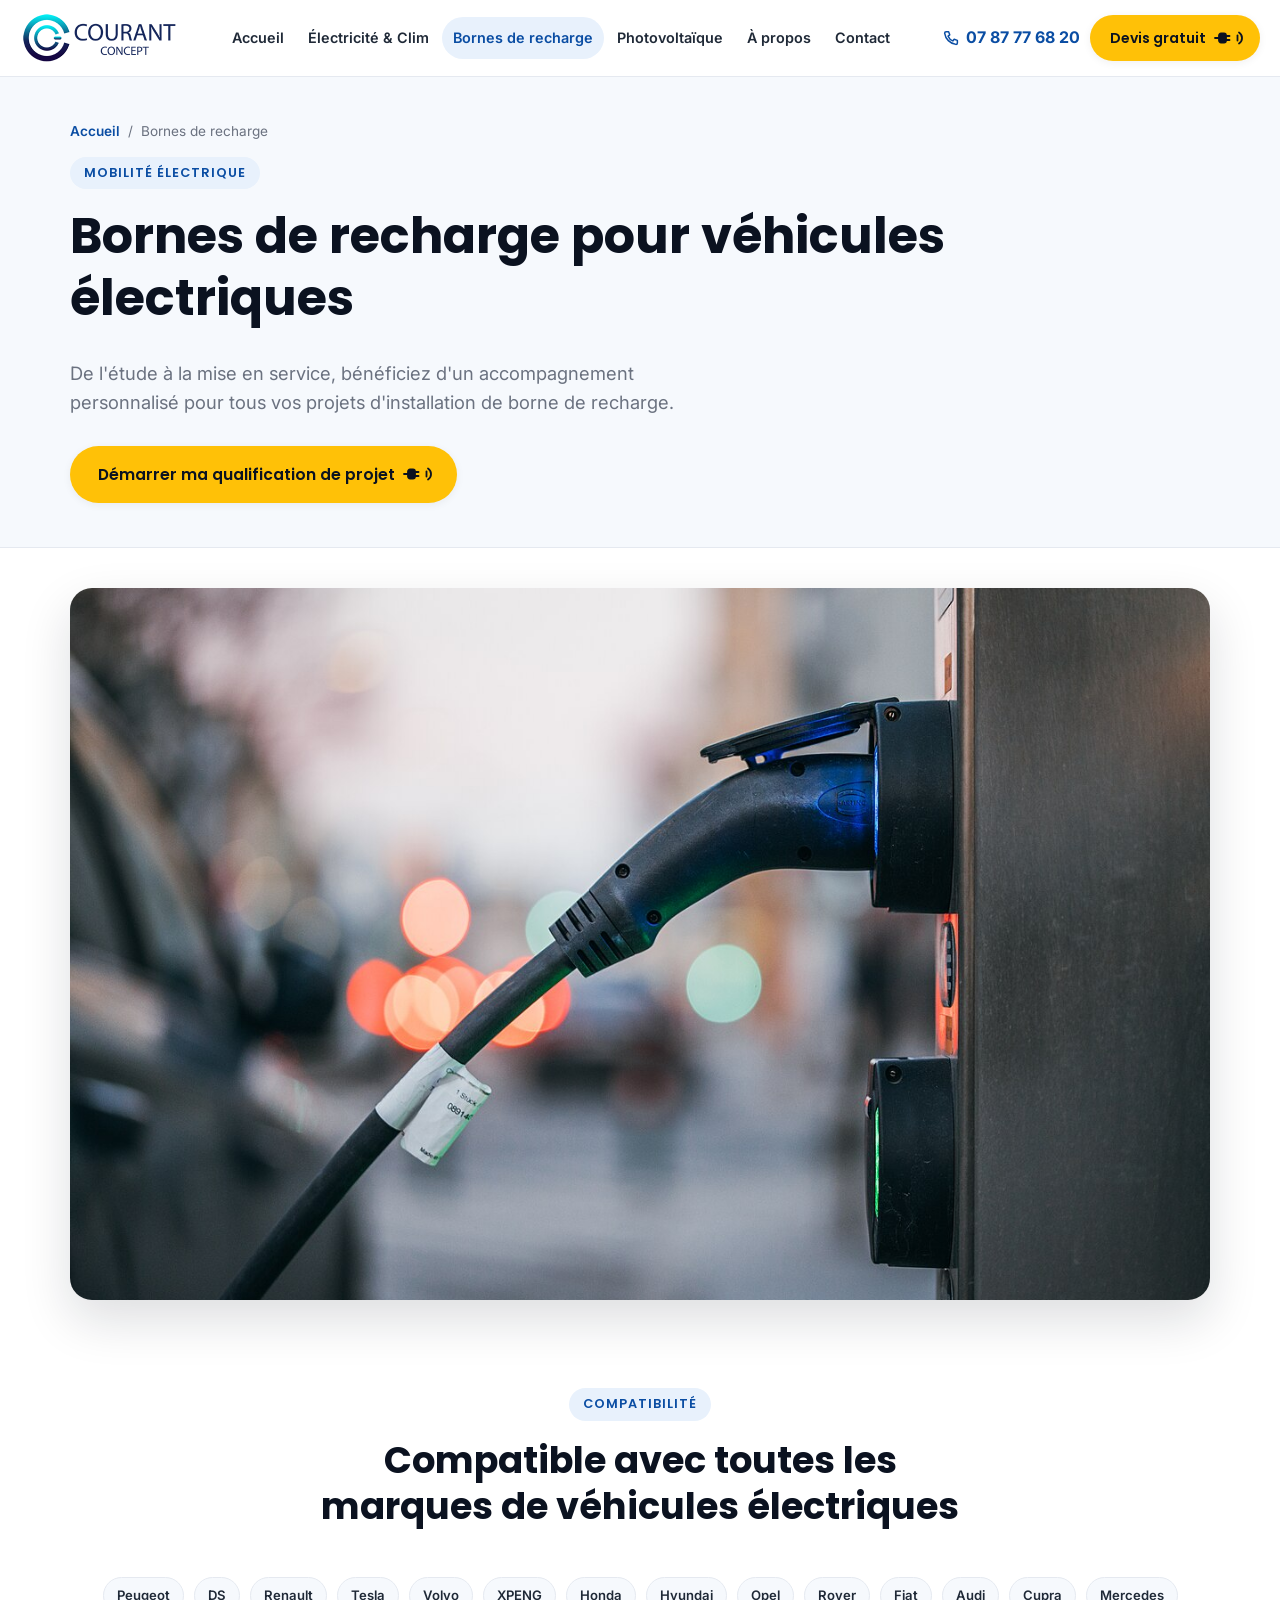
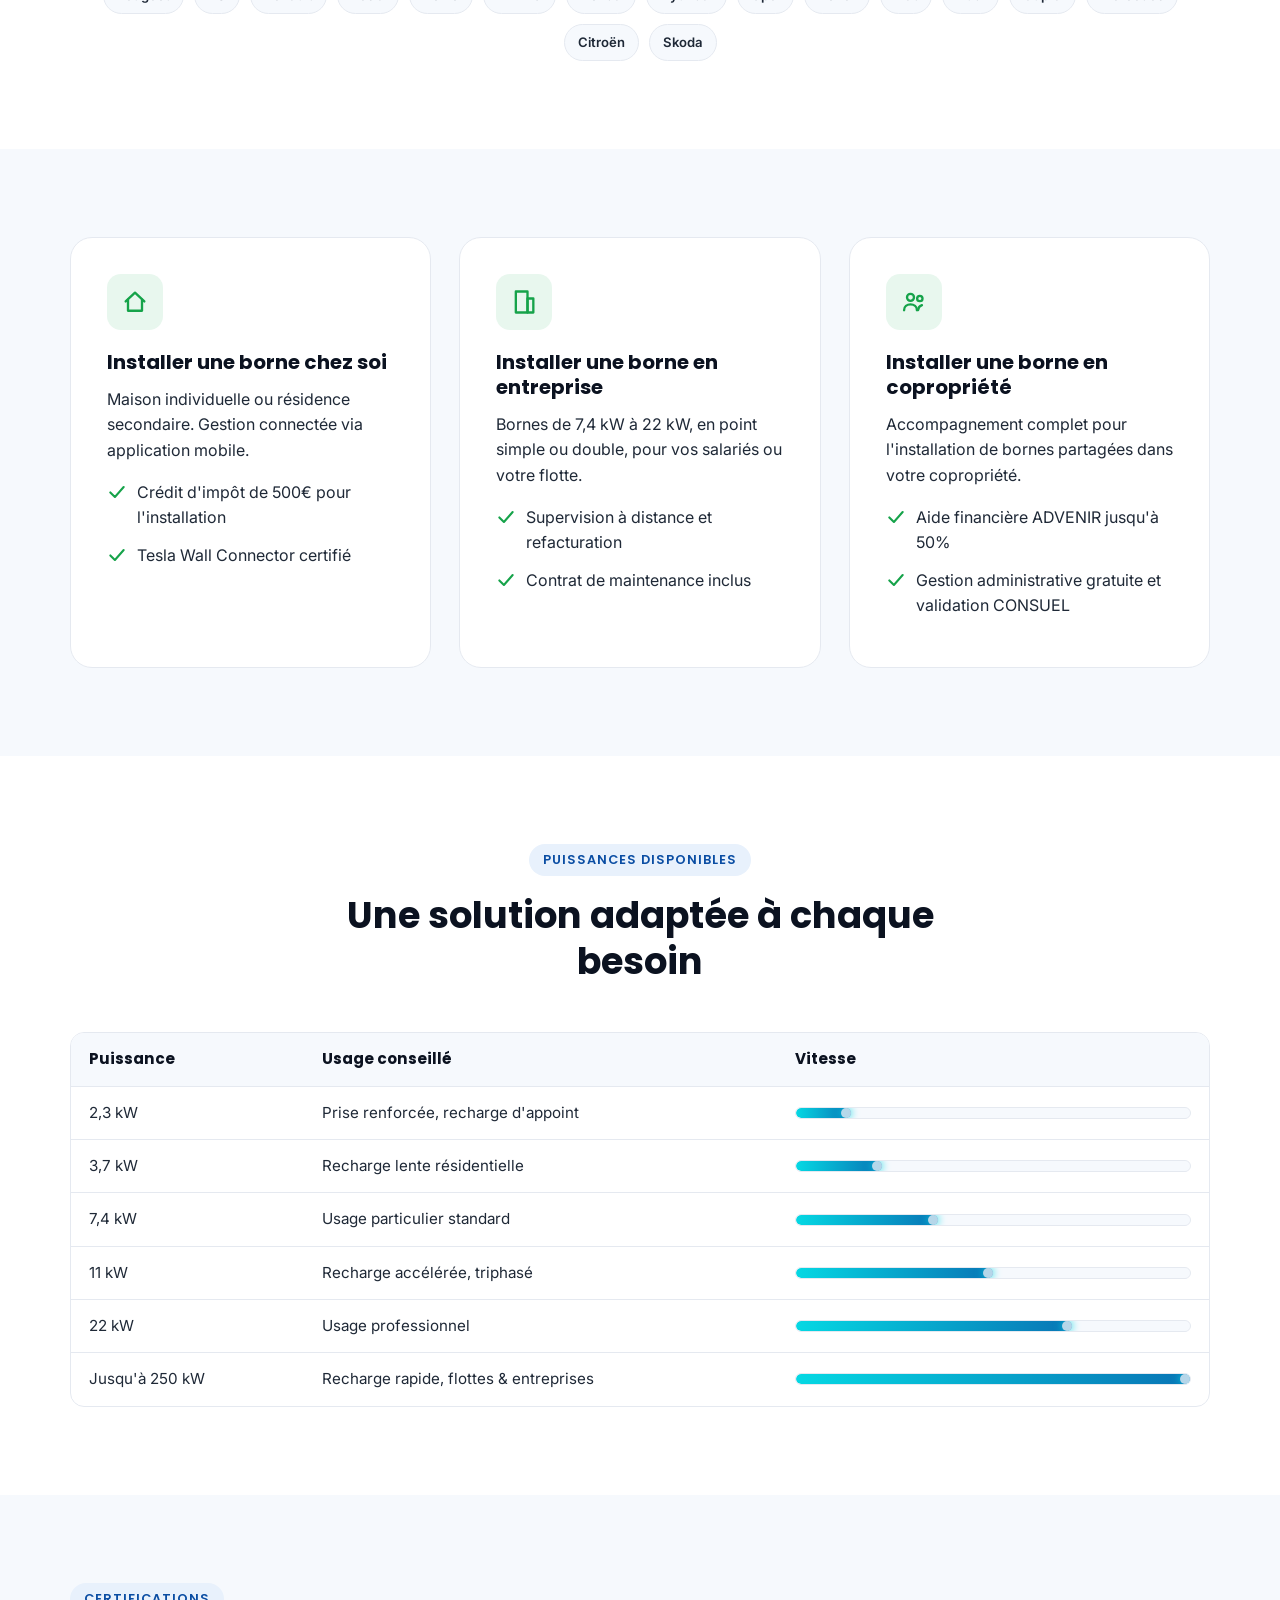
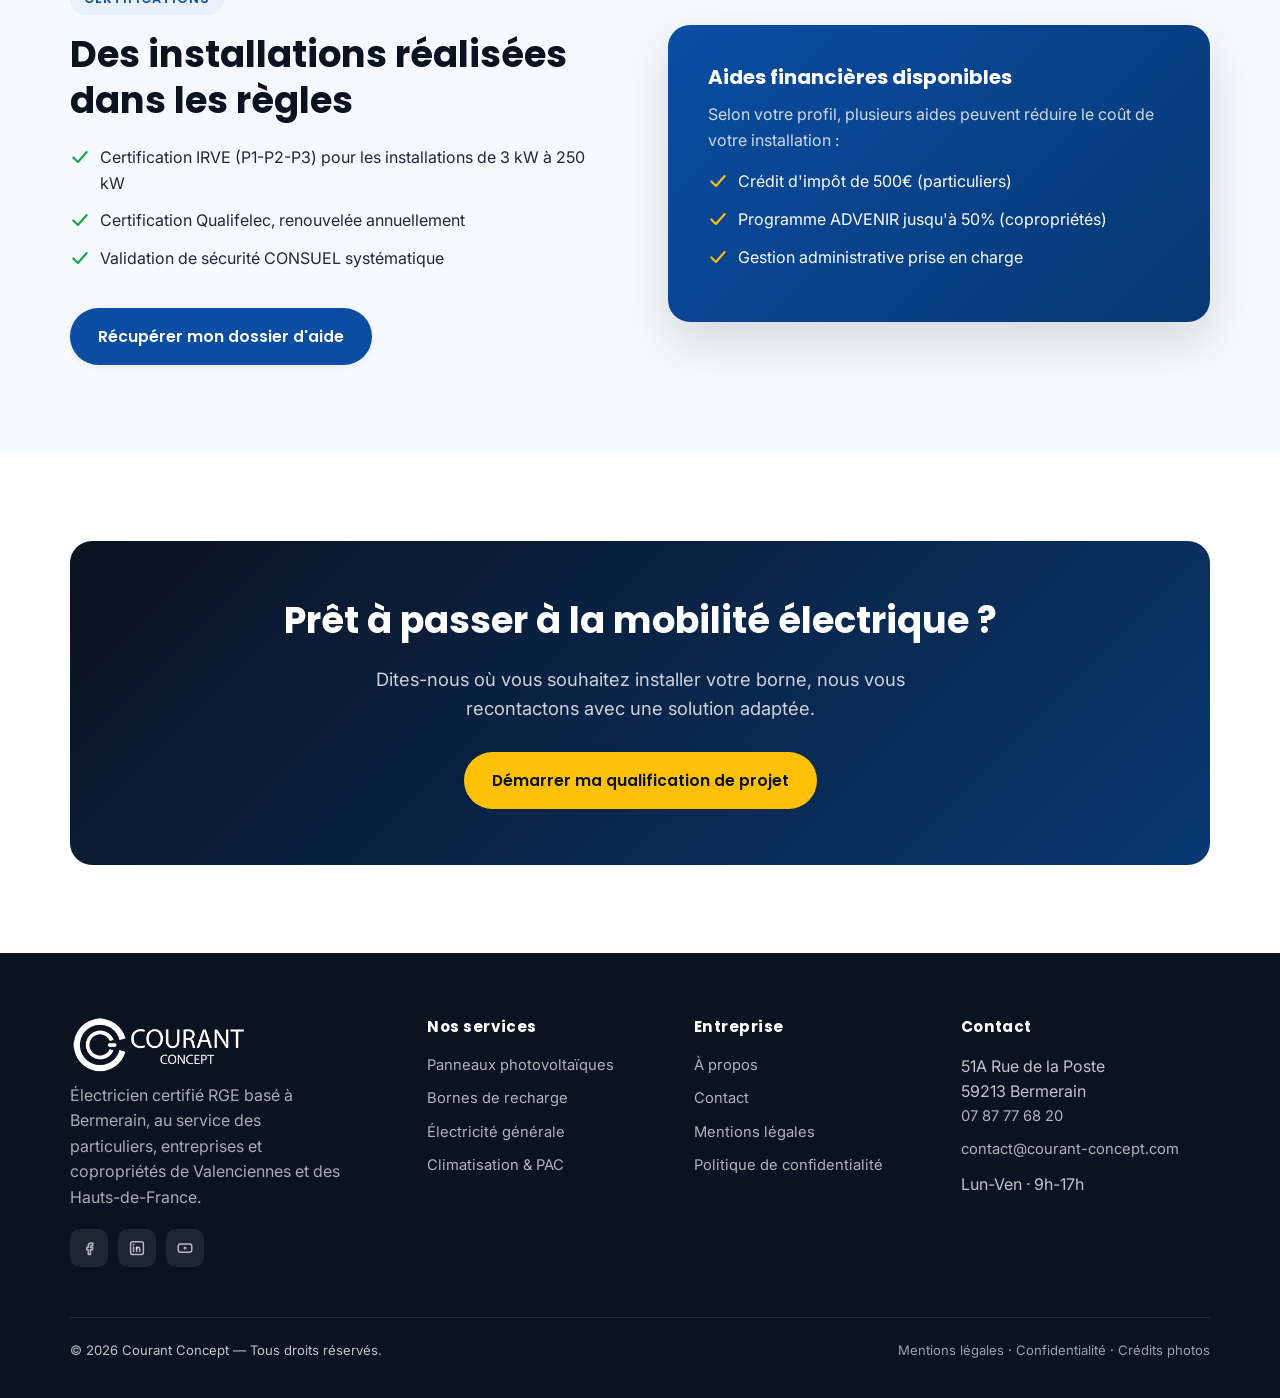
<file: bornes-de-recharge.html>
<!DOCTYPE html>
<html lang="fr">
<head>
<meta charset="UTF-8">
<meta name="viewport" content="width=device-width, initial-scale=1">
<title>Installation de bornes de recharge électrique à Bermerain | Courant Concept</title>
<meta name="description" content="Installation de bornes de recharge pour véhicules électriques : maison, entreprise, copropriété. Certifié IRVE et Qualifelec, compatible toutes marques. Aide ADVENIR et crédit d'impôt.">
<link rel="canonical" href="https://www.courant-concept.com/bornes-de-recharge.html">
<meta property="og:type" content="website">
<meta property="og:locale" content="fr_FR">
<meta property="og:title" content="Bornes de recharge pour véhicules électriques | Courant Concept">
<meta property="og:description" content="Installation de bornes de recharge pour maison, entreprise et copropriété. Certifié IRVE, compatible toutes marques.">
<meta property="og:url" content="https://www.courant-concept.com/bornes-de-recharge.html">
<meta property="og:site_name" content="Courant Concept">
<meta name="twitter:card" content="summary">
<link rel="icon" href="favicon.svg" type="image/svg+xml">
<link rel="preconnect" href="https://fonts.googleapis.com">
<link rel="preconnect" href="https://fonts.gstatic.com" crossorigin>
<link href="https://fonts.googleapis.com/css2?family=Inter:wght@400;500;600;700&family=Poppins:wght@600;700&display=swap" rel="stylesheet">
<link rel="stylesheet" href="css/style.css">
<script type="application/ld+json">
{
  "@context": "https://schema.org",
  "@type": "Service",
  "serviceType": "Installation de bornes de recharge pour véhicules électriques",
  "provider": { "@type": "Electrician", "name": "Courant Concept" },
  "areaServed": ["Valenciennes", "Hauts-de-France"]
}
</script>
<script type="application/ld+json">
{
  "@context": "https://schema.org",
  "@type": "BreadcrumbList",
  "itemListElement": [
    {"@type": "ListItem", "position": 1, "name": "Accueil", "item": "https://www.courant-concept.com/"},
    {"@type": "ListItem", "position": 2, "name": "Bornes de recharge", "item": "https://www.courant-concept.com/bornes-de-recharge.html"}
  ]
}
</script>
</head>
<body>
<a href="#main" class="skip-link">Aller au contenu</a>

<header class="site-header">
  <div class="container header-inner">
    <a href="index.html" class="brand" aria-label="Courant Concept – accueil">
      <img src="images/2-LIGNElogo-courantconcept.png" alt="Courant Concept" class="brand-logo" width="320" height="100">
    </a>
    <nav class="main-nav" id="main-nav">
      <a href="index.html">Accueil</a>
      <a href="electricite-climatisation.html">Électricité &amp; Clim</a>
      <a href="bornes-de-recharge.html" aria-current="page">Bornes de recharge</a>
      <a href="photovoltaique.html">Photovoltaïque</a>
      <a href="a-propos.html">À propos</a>
      <a href="contact.html">Contact</a>
    </nav>
    <div class="header-actions">
      <a href="tel:+33787776820" class="header-phone">
        <svg viewBox="0 0 24 24" fill="none" stroke="currentColor" stroke-width="2" stroke-linecap="round" stroke-linejoin="round"><path d="M5.5 3.5h3.3l1.5 4.3-2.2 1.8a12 12 0 0 0 6.3 6.3l1.8-2.2 4.3 1.5v3.3c0 1.1-.9 2-2 2A17.5 17.5 0 0 1 3.5 5.5c0-1.1.9-2 2-2z"/></svg>
        <span>07 87 77 68 20</span>
      </a>
      <a href="contact.html" class="btn btn-primary btn-sm">Devis gratuit</a>
      <button class="nav-toggle" aria-label="Ouvrir le menu" aria-expanded="false" aria-controls="main-nav">
        <svg viewBox="0 0 24 24" fill="none" stroke="currentColor" stroke-width="2" stroke-linecap="round" stroke-linejoin="round"><line x1="3.5" y1="6.5" x2="20.5" y2="6.5"/><line x1="3.5" y1="12" x2="20.5" y2="12"/><line x1="3.5" y1="17.5" x2="20.5" y2="17.5"/></svg>
      </button>
    </div>
  </div>
</header>

<main id="main">

  <section class="page-header">
    <div class="container">
      <div class="breadcrumb"><a href="index.html">Accueil</a><span>/</span><span>Bornes de recharge</span></div>
      <span class="eyebrow">Mobilité électrique</span>
      <h1>Bornes de recharge pour véhicules électriques</h1>
      <p class="lead" style="max-width:640px;">De l'étude à la mise en service, bénéficiez d'un accompagnement personnalisé pour tous vos projets d'installation de borne de recharge.</p>
      <div class="hero-cta" style="margin-top:28px;">
        <a href="contact.html#qualification" class="btn btn-primary">Démarrer ma qualification de projet</a>
      </div>
    </div>
  </section>

  <div class="container" style="margin-top:40px;">
    <div class="photo-frame photo-frame--wide" data-reveal>
      <img src="images/ev-charging.jpg" alt="Borne de recharge pour véhicule électrique avec connecteur branché" width="1280" height="852" loading="eager">
    </div>
  </div>

  <!-- COMPATIBILITE MARQUES -->
  <section class="section">
    <div class="container">
      <div class="section-head" data-reveal>
        <span class="eyebrow">Compatibilité</span>
        <h2>Compatible avec toutes les marques de véhicules électriques</h2>
      </div>
      <div class="chip-row" style="justify-content:center;" data-reveal>
        <span class="badge">Peugeot</span><span class="badge">DS</span><span class="badge">Renault</span><span class="badge">Tesla</span>
        <span class="badge">Volvo</span><span class="badge">XPENG</span><span class="badge">Honda</span><span class="badge">Hyundai</span>
        <span class="badge">Opel</span><span class="badge">Rover</span><span class="badge">Fiat</span><span class="badge">Audi</span>
        <span class="badge">Cupra</span><span class="badge">Mercedes</span><span class="badge">Citroën</span><span class="badge">Skoda</span>
      </div>
    </div>
  </section>

  <!-- SEGMENTS -->
  <section class="section section--alt" id="particulier">
    <div class="container">
      <div class="grid grid-3" data-reveal>
        <div class="segment-card">
          <div class="card-icon"><svg viewBox="0 0 24 24" fill="none" stroke="currentColor" stroke-width="2" stroke-linecap="round" stroke-linejoin="round"><path d="M4 11.5 12 4l8 7.5"/><path d="M6 10v9.5h12V10"/></svg></div>
          <h3>Installer une borne chez soi</h3>
          <p>Maison individuelle ou résidence secondaire. Gestion connectée via application mobile.</p>
          <ul class="check-list" style="margin-top:16px;">
            <li><svg viewBox="0 0 24 24" fill="none" stroke="currentColor" stroke-width="2.5" stroke-linecap="round" stroke-linejoin="round"><polyline points="4 12.5 9.5 18 20 6"/></svg><span>Crédit d'impôt de 500€ pour l'installation</span></li>
            <li><svg viewBox="0 0 24 24" fill="none" stroke="currentColor" stroke-width="2.5" stroke-linecap="round" stroke-linejoin="round"><polyline points="4 12.5 9.5 18 20 6"/></svg><span>Tesla Wall Connector certifié</span></li>
          </ul>
        </div>
        <div class="segment-card">
          <div class="card-icon"><svg viewBox="0 0 24 24" fill="none" stroke="currentColor" stroke-width="2" stroke-linecap="round" stroke-linejoin="round"><rect x="5" y="3" width="10" height="18"/><rect x="15" y="9" width="5" height="12"/></svg></div>
          <h3>Installer une borne en entreprise</h3>
          <p>Bornes de 7,4 kW à 22 kW, en point simple ou double, pour vos salariés ou votre flotte.</p>
          <ul class="check-list" style="margin-top:16px;">
            <li><svg viewBox="0 0 24 24" fill="none" stroke="currentColor" stroke-width="2.5" stroke-linecap="round" stroke-linejoin="round"><polyline points="4 12.5 9.5 18 20 6"/></svg><span>Supervision à distance et refacturation</span></li>
            <li><svg viewBox="0 0 24 24" fill="none" stroke="currentColor" stroke-width="2.5" stroke-linecap="round" stroke-linejoin="round"><polyline points="4 12.5 9.5 18 20 6"/></svg><span>Contrat de maintenance inclus</span></li>
          </ul>
        </div>
        <div class="segment-card">
          <div class="card-icon"><svg viewBox="0 0 24 24" fill="none" stroke="currentColor" stroke-width="2" stroke-linecap="round" stroke-linejoin="round"><circle cx="9" cy="8" r="3"/><path d="M3.5 19c0-3 2.5-5 5.5-5s5.5 2 5.5 5"/><circle cx="17" cy="9" r="2.3"/><path d="M15.5 19c.1-2 1.5-3.6 3.3-4.3"/></svg></div>
          <h3>Installer une borne en copropriété</h3>
          <p>Accompagnement complet pour l'installation de bornes partagées dans votre copropriété.</p>
          <ul class="check-list" style="margin-top:16px;">
            <li><svg viewBox="0 0 24 24" fill="none" stroke="currentColor" stroke-width="2.5" stroke-linecap="round" stroke-linejoin="round"><polyline points="4 12.5 9.5 18 20 6"/></svg><span>Aide financière ADVENIR jusqu'à 50%</span></li>
            <li><svg viewBox="0 0 24 24" fill="none" stroke="currentColor" stroke-width="2.5" stroke-linecap="round" stroke-linejoin="round"><polyline points="4 12.5 9.5 18 20 6"/></svg><span>Gestion administrative gratuite et validation CONSUEL</span></li>
          </ul>
        </div>
      </div>
    </div>
  </section>

  <!-- PUISSANCES -->
  <section class="section">
    <div class="container">
      <div class="section-head" data-reveal>
        <span class="eyebrow">Puissances disponibles</span>
        <h2>Une solution adaptée à chaque besoin</h2>
      </div>
      <div class="table-wrap" data-reveal>
        <table class="power-table">
          <thead><tr><th>Puissance</th><th>Usage conseillé</th><th>Vitesse</th></tr></thead>
          <tbody>
            <tr><td>2,3 kW</td><td>Prise renforcée, recharge d'appoint</td><td><span class="charge-gauge" style="--w:14%"><i></i></span></td></tr>
            <tr><td>3,7 kW</td><td>Recharge lente résidentielle</td><td><span class="charge-gauge" style="--w:22%"><i></i></span></td></tr>
            <tr><td>7,4 kW</td><td>Usage particulier standard</td><td><span class="charge-gauge" style="--w:36%"><i></i></span></td></tr>
            <tr><td>11 kW</td><td>Recharge accélérée, triphasé</td><td><span class="charge-gauge" style="--w:50%"><i></i></span></td></tr>
            <tr><td>22 kW</td><td>Usage professionnel</td><td><span class="charge-gauge" style="--w:70%"><i></i></span></td></tr>
            <tr><td>Jusqu'à 250 kW</td><td>Recharge rapide, flottes & entreprises</td><td><span class="charge-gauge" style="--w:100%"><i></i></span></td></tr>
          </tbody>
        </table>
      </div>
    </div>
  </section>

  <!-- CERTIFICATIONS -->
  <section class="section section--alt">
    <div class="container grid grid-2" style="align-items:center; gap:56px;">
      <div data-reveal>
        <span class="eyebrow">Certifications</span>
        <h2>Des installations réalisées dans les règles</h2>
        <ul class="check-list" style="margin-top:20px;">
          <li><svg viewBox="0 0 24 24" fill="none" stroke="currentColor" stroke-width="2.5" stroke-linecap="round" stroke-linejoin="round"><polyline points="4 12.5 9.5 18 20 6"/></svg><span>Certification IRVE (P1-P2-P3) pour les installations de 3 kW à 250 kW</span></li>
          <li><svg viewBox="0 0 24 24" fill="none" stroke="currentColor" stroke-width="2.5" stroke-linecap="round" stroke-linejoin="round"><polyline points="4 12.5 9.5 18 20 6"/></svg><span>Certification Qualifelec, renouvelée annuellement</span></li>
          <li><svg viewBox="0 0 24 24" fill="none" stroke="currentColor" stroke-width="2.5" stroke-linecap="round" stroke-linejoin="round"><polyline points="4 12.5 9.5 18 20 6"/></svg><span>Validation de sécurité CONSUEL systématique</span></li>
        </ul>
        <a href="contact.html#qualification" class="btn btn-secondary" style="margin-top:24px;">Récupérer mon dossier d'aide</a>
      </div>
      <div class="offer-box" data-reveal>
        <h3 style="color:#fff;">Aides financières disponibles</h3>
        <p style="color:rgba(255,255,255,.8);">Selon votre profil, plusieurs aides peuvent réduire le coût de votre installation :</p>
        <ul class="check-list">
          <li><svg viewBox="0 0 24 24" fill="none" stroke="currentColor" stroke-width="2.5" stroke-linecap="round" stroke-linejoin="round"><polyline points="4 12.5 9.5 18 20 6"/></svg><span>Crédit d'impôt de 500€ (particuliers)</span></li>
          <li><svg viewBox="0 0 24 24" fill="none" stroke="currentColor" stroke-width="2.5" stroke-linecap="round" stroke-linejoin="round"><polyline points="4 12.5 9.5 18 20 6"/></svg><span>Programme ADVENIR jusqu'à 50% (copropriétés)</span></li>
          <li><svg viewBox="0 0 24 24" fill="none" stroke="currentColor" stroke-width="2.5" stroke-linecap="round" stroke-linejoin="round"><polyline points="4 12.5 9.5 18 20 6"/></svg><span>Gestion administrative prise en charge</span></li>
        </ul>
      </div>
    </div>
  </section>

  <section class="section">
    <div class="container">
      <div class="cta-band" data-reveal>
        <h2>Prêt à passer à la mobilité électrique ?</h2>
        <p class="lead">Dites-nous où vous souhaitez installer votre borne, nous vous recontactons avec une solution adaptée.</p>
        <a href="contact.html#qualification" class="btn btn-primary">Démarrer ma qualification de projet</a>
      </div>
    </div>
  </section>

</main>

<footer class="site-footer">
  <div class="container">
    <div class="footer-grid">
      <div class="footer-brand">
        <a href="index.html" class="brand brand--footer" aria-label="Courant Concept – accueil">
          <img src="images/2-LIGNElogo-courantconcept.png" alt="Courant Concept" class="brand-logo" width="320" height="100" loading="lazy">
        </a>
        <p>Électricien certifié RGE basé à Bermerain, au service des particuliers, entreprises et copropriétés de Valenciennes et des Hauts-de-France.</p>
        <div class="footer-social">
          <a href="#" aria-label="Facebook"><svg viewBox="0 0 24 24" fill="none" stroke="currentColor" stroke-width="2" stroke-linecap="round" stroke-linejoin="round"><path d="M15 8.5h2V5.3h-2.3C12.5 5.3 11 6.9 11 9.1v2.1H9v3h2v6.5h3v-6.5h2.4l.6-3H14v-1.6c0-.6.4-1.1 1-1.1z"/></svg></a>
          <a href="#" aria-label="LinkedIn"><svg viewBox="0 0 24 24" fill="none" stroke="currentColor" stroke-width="2" stroke-linecap="round" stroke-linejoin="round"><rect x="3.5" y="3.5" width="17" height="17" rx="2.5"/><line x1="7.5" y1="10.5" x2="7.5" y2="16.5"/><circle cx="7.5" cy="7.3" r="0.4" fill="currentColor"/><line x1="11.5" y1="10.5" x2="11.5" y2="16.5"/><path d="M11.5 13.3c0-1.3.9-2.3 2.1-2.3 1.2 0 2 .9 2 2.3v3.2"/></svg></a>
          <a href="#" aria-label="YouTube"><svg viewBox="0 0 24 24" fill="none" stroke="currentColor" stroke-width="2" stroke-linecap="round" stroke-linejoin="round"><rect x="3" y="6.5" width="18" height="11" rx="3"/><polygon points="10.5 9.7 15 12 10.5 14.3" fill="currentColor" stroke="none"/></svg></a>
        </div>
      </div>
      <nav>
        <h4>Nos services</h4>
        <a href="photovoltaique.html">Panneaux photovoltaïques</a>
        <a href="bornes-de-recharge.html">Bornes de recharge</a>
        <a href="electricite-climatisation.html">Électricité générale</a>
        <a href="electricite-climatisation.html#climatisation">Climatisation & PAC</a>
      </nav>
      <nav>
        <h4>Entreprise</h4>
        <a href="a-propos.html">À propos</a>
        <a href="contact.html">Contact</a>
        <a href="mentions-legales.html">Mentions légales</a>
        <a href="politique-confidentialite.html">Politique de confidentialité</a>
      </nav>
      <div>
        <h4>Contact</h4>
        <address style="font-style:normal;">51A Rue de la Poste<br>59213 Bermerain</address>
        <a href="tel:+33787776820">07 87 77 68 20</a>
        <a href="mailto:contact@courant-concept.com">contact@courant-concept.com</a>
        <span>Lun-Ven · 9h-17h</span>
      </div>
    </div>
    <div class="footer-bottom">
      <p>&copy; <span data-year></span> Courant Concept — Tous droits réservés.</p>
      <p><a href="mentions-legales.html">Mentions légales</a> · <a href="politique-confidentialite.html">Confidentialité</a> · <a href="mentions-legales.html#credits-photos">Crédits photos</a></p>
    </div>
  </div>
</footer>

<script src="js/main.js"></script>
</body>
</html>
</file>
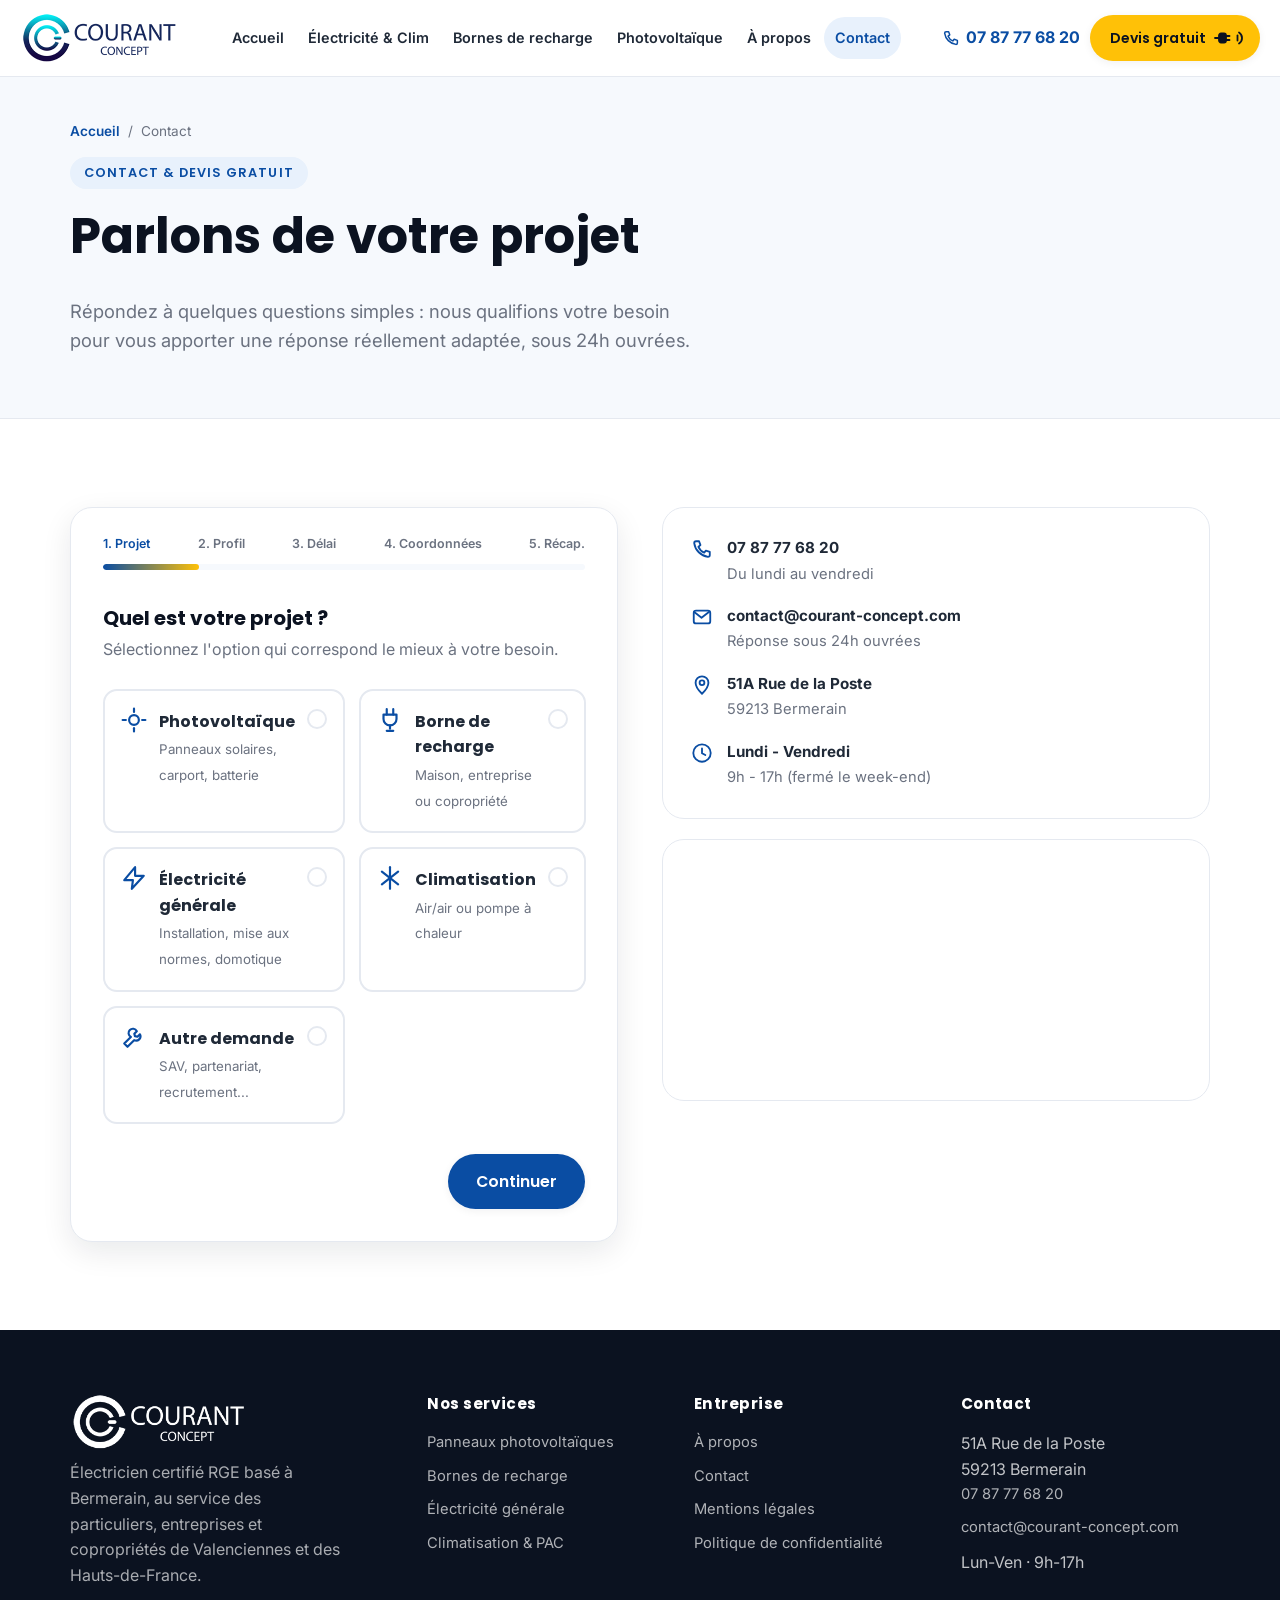
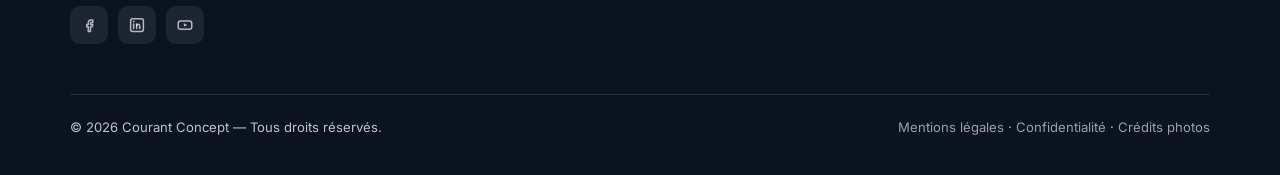
<file: contact.html>
<!DOCTYPE html>
<html lang="fr">
<head>
<meta charset="UTF-8">
<meta name="viewport" content="width=device-width, initial-scale=1">
<title>Contact & devis gratuit | Courant Concept, électricien à Bermerain</title>
<meta name="description" content="Contactez Courant Concept pour un devis gratuit : photovoltaïque, bornes de recharge, électricité générale ou climatisation. Réponse sous 24h ouvrées. Bermerain, Valenciennes, Hauts-de-France.">
<link rel="canonical" href="https://www.courant-concept.com/contact.html">
<meta property="og:type" content="website">
<meta property="og:locale" content="fr_FR">
<meta property="og:title" content="Contact & devis gratuit | Courant Concept">
<meta property="og:description" content="Décrivez votre projet en 2 minutes et recevez une réponse adaptée sous 24h ouvrées.">
<meta property="og:url" content="https://www.courant-concept.com/contact.html">
<meta property="og:site_name" content="Courant Concept">
<meta name="twitter:card" content="summary">
<link rel="icon" href="favicon.svg" type="image/svg+xml">
<link rel="preconnect" href="https://fonts.googleapis.com">
<link rel="preconnect" href="https://fonts.gstatic.com" crossorigin>
<link href="https://fonts.googleapis.com/css2?family=Inter:wght@400;500;600;700&family=Poppins:wght@600;700&display=swap" rel="stylesheet">
<link rel="stylesheet" href="css/style.css">
<script type="application/ld+json">
{
  "@context": "https://schema.org",
  "@type": "BreadcrumbList",
  "itemListElement": [
    {"@type": "ListItem", "position": 1, "name": "Accueil", "item": "https://www.courant-concept.com/"},
    {"@type": "ListItem", "position": 2, "name": "Contact", "item": "https://www.courant-concept.com/contact.html"}
  ]
}
</script>
</head>
<body>
<a href="#main" class="skip-link">Aller au contenu</a>

<header class="site-header">
  <div class="container header-inner">
    <a href="index.html" class="brand" aria-label="Courant Concept – accueil">
      <img src="images/2-LIGNElogo-courantconcept.png" alt="Courant Concept" class="brand-logo" width="320" height="100">
    </a>
    <nav class="main-nav" id="main-nav">
      <a href="index.html">Accueil</a>
      <a href="electricite-climatisation.html">Électricité &amp; Clim</a>
      <a href="bornes-de-recharge.html">Bornes de recharge</a>
      <a href="photovoltaique.html">Photovoltaïque</a>
      <a href="a-propos.html">À propos</a>
      <a href="contact.html" aria-current="page">Contact</a>
    </nav>
    <div class="header-actions">
      <a href="tel:+33787776820" class="header-phone">
        <svg viewBox="0 0 24 24" fill="none" stroke="currentColor" stroke-width="2" stroke-linecap="round" stroke-linejoin="round"><path d="M5.5 3.5h3.3l1.5 4.3-2.2 1.8a12 12 0 0 0 6.3 6.3l1.8-2.2 4.3 1.5v3.3c0 1.1-.9 2-2 2A17.5 17.5 0 0 1 3.5 5.5c0-1.1.9-2 2-2z"/></svg>
        <span>07 87 77 68 20</span>
      </a>
      <a href="contact.html" class="btn btn-primary btn-sm">Devis gratuit</a>
      <button class="nav-toggle" aria-label="Ouvrir le menu" aria-expanded="false" aria-controls="main-nav">
        <svg viewBox="0 0 24 24" fill="none" stroke="currentColor" stroke-width="2" stroke-linecap="round" stroke-linejoin="round"><line x1="3.5" y1="6.5" x2="20.5" y2="6.5"/><line x1="3.5" y1="12" x2="20.5" y2="12"/><line x1="3.5" y1="17.5" x2="20.5" y2="17.5"/></svg>
      </button>
    </div>
  </div>
</header>

<main id="main">

  <section class="page-header">
    <div class="container">
      <div class="breadcrumb"><a href="index.html">Accueil</a><span>/</span><span>Contact</span></div>
      <span class="eyebrow">Contact & devis gratuit</span>
      <h1>Parlons de votre projet</h1>
      <p class="lead" style="max-width:640px;">Répondez à quelques questions simples : nous qualifions votre besoin pour vous apporter une réponse réellement adaptée, sous 24h ouvrées.</p>
    </div>
  </section>

  <section class="section" id="qualification">
    <div class="container grid grid-2" style="gap:44px; align-items:start;">

      <!-- ===================== WIZARD ===================== -->
      <div class="wizard" data-wizard data-reveal>
        <div class="wizard-progress">
          <div class="wizard-steps">
            <span class="is-active">1. Projet</span>
            <span>2. Profil</span>
            <span>3. Délai</span>
            <span>4. Coordonnées</span>
            <span>5. Récap.</span>
          </div>
          <div class="progress-track"><div class="progress-bar"></div></div>
        </div>

        <form novalidate>
          <div class="wizard-body">

            <!-- STEP 1 : PROJET -->
            <div class="wizard-step is-active">
              <h3>Quel est votre projet ?</h3>
              <p class="step-hint">Sélectionnez l'option qui correspond le mieux à votre besoin.</p>
              <div class="option-grid" data-required-group>
                <label class="option-card">
                  <input type="radio" name="project" value="Photovoltaïque" data-label="Photovoltaïque">
                  <svg class="opt-icon" viewBox="0 0 24 24" fill="none" stroke="currentColor" stroke-width="2" stroke-linecap="round" stroke-linejoin="round"><circle cx="12" cy="12" r="4.5"/><line x1="12" y1="1.5" x2="12" y2="4.5"/><line x1="12" y1="19.5" x2="12" y2="22.5"/><line x1="1.5" y1="12" x2="4.5" y2="12"/><line x1="19.5" y1="12" x2="22.5" y2="12"/></svg>
                  <strong>Photovoltaïque</strong>
                  <small>Panneaux solaires, carport, batterie</small>
                </label>
                <label class="option-card">
                  <input type="radio" name="project" value="Borne de recharge" data-label="Borne de recharge">
                  <svg class="opt-icon" viewBox="0 0 24 24" fill="none" stroke="currentColor" stroke-width="2" stroke-linecap="round" stroke-linejoin="round"><path d="M9 2v5M15 2v5"/><path d="M6 7h12v4a6 6 0 0 1-12 0V7z"/><path d="M12 17v3"/><path d="M9 22h6"/></svg>
                  <strong>Borne de recharge</strong>
                  <small>Maison, entreprise ou copropriété</small>
                </label>
                <label class="option-card">
                  <input type="radio" name="project" value="Électricité générale" data-label="Électricité générale">
                  <svg class="opt-icon" viewBox="0 0 24 24" fill="none" stroke="currentColor" stroke-width="2" stroke-linecap="round" stroke-linejoin="round"><polygon points="13 2 3 14 11 14 10 22 21 10 13 10 13 2"/></svg>
                  <strong>Électricité générale</strong>
                  <small>Installation, mise aux normes, domotique</small>
                </label>
                <label class="option-card">
                  <input type="radio" name="project" value="Climatisation" data-label="Climatisation">
                  <svg class="opt-icon" viewBox="0 0 24 24" fill="none" stroke="currentColor" stroke-width="2" stroke-linecap="round" stroke-linejoin="round"><line x1="12" y1="2" x2="12" y2="22"/><line x1="4.5" y1="6.2" x2="19.5" y2="17.8"/><line x1="19.5" y1="6.2" x2="4.5" y2="17.8"/></svg>
                  <strong>Climatisation</strong>
                  <small>Air/air ou pompe à chaleur</small>
                </label>
                <label class="option-card">
                  <input type="radio" name="project" value="Autre demande" data-label="Autre demande">
                  <svg class="opt-icon" viewBox="0 0 24 24" fill="none" stroke="currentColor" stroke-width="2" stroke-linecap="round" stroke-linejoin="round"><path d="M14.5 6.5a4 4 0 1 0-5.4 5.4L3 18l3 3 6.1-6.1a4 4 0 0 0 5.4-5.4l-2.3 2.3-2.3-.6-.6-2.3 2.3-2.3z"/></svg>
                  <strong>Autre demande</strong>
                  <small>SAV, partenariat, recrutement...</small>
                </label>
              </div>
              <p class="error-text">Merci de sélectionner une option pour continuer.</p>
            </div>

            <!-- STEP 2 : PROFIL -->
            <div class="wizard-step">
              <h3>Quel est votre profil ?</h3>
              <p class="step-hint">Cela nous aide à identifier les aides auxquelles vous pourriez être éligible.</p>
              <div class="option-grid" data-required-group>
                <label class="option-card">
                  <input type="radio" name="profile" value="Particulier propriétaire" data-label="Particulier propriétaire">
                  <svg class="opt-icon" viewBox="0 0 24 24" fill="none" stroke="currentColor" stroke-width="2" stroke-linecap="round" stroke-linejoin="round"><path d="M4 11.5 12 4l8 7.5"/><path d="M6 10v9.5h12V10"/></svg>
                  <strong>Particulier propriétaire</strong>
                  <small>Maison ou appartement</small>
                </label>
                <label class="option-card">
                  <input type="radio" name="profile" value="Particulier locataire" data-label="Particulier locataire">
                  <svg class="opt-icon" viewBox="0 0 24 24" fill="none" stroke="currentColor" stroke-width="2" stroke-linecap="round" stroke-linejoin="round"><path d="M4 11.5 12 4l8 7.5"/><path d="M6 10v9.5h12V10"/></svg>
                  <strong>Particulier locataire</strong>
                  <small>Avec accord du propriétaire</small>
                </label>
                <label class="option-card">
                  <input type="radio" name="profile" value="Entreprise" data-label="Entreprise">
                  <svg class="opt-icon" viewBox="0 0 24 24" fill="none" stroke="currentColor" stroke-width="2" stroke-linecap="round" stroke-linejoin="round"><rect x="5" y="3" width="10" height="18"/><rect x="15" y="9" width="5" height="12"/></svg>
                  <strong>Entreprise</strong>
                  <small>Local professionnel, flotte de véhicules</small>
                </label>
                <label class="option-card">
                  <input type="radio" name="profile" value="Copropriété" data-label="Copropriété">
                  <svg class="opt-icon" viewBox="0 0 24 24" fill="none" stroke="currentColor" stroke-width="2" stroke-linecap="round" stroke-linejoin="round"><circle cx="9" cy="8" r="3"/><path d="M3.5 19c0-3 2.5-5 5.5-5s5.5 2 5.5 5"/><circle cx="17" cy="9" r="2.3"/><path d="M15.5 19c.1-2 1.5-3.6 3.3-4.3"/></svg>
                  <strong>Copropriété</strong>
                  <small>Syndic ou membre du conseil syndical</small>
                </label>
              </div>
              <p class="error-text">Merci de sélectionner une option pour continuer.</p>
            </div>

            <!-- STEP 3 : DELAI + CODE POSTAL -->
            <div class="wizard-step">
              <h3>Quel est votre délai souhaité ?</h3>
              <div class="option-grid" data-required-group>
                <label class="option-card">
                  <input type="radio" name="timing" value="Urgent (moins d'1 mois)" data-label="Urgent (moins d'1 mois)">
                  <svg class="opt-icon" viewBox="0 0 24 24" fill="none" stroke="currentColor" stroke-width="2" stroke-linecap="round" stroke-linejoin="round"><polygon points="13 2 3 14 11 14 10 22 21 10 13 10 13 2"/></svg>
                  <strong>Urgent</strong>
                  <small>Moins d'1 mois</small>
                </label>
                <label class="option-card">
                  <input type="radio" name="timing" value="1 à 3 mois" data-label="1 à 3 mois">
                  <svg class="opt-icon" viewBox="0 0 24 24" fill="none" stroke="currentColor" stroke-width="2" stroke-linecap="round" stroke-linejoin="round"><rect x="3.5" y="5" width="17" height="16" rx="2"/><line x1="3.5" y1="9.5" x2="20.5" y2="9.5"/><line x1="8" y1="3" x2="8" y2="7"/><line x1="16" y1="3" x2="16" y2="7"/></svg>
                  <strong>1 à 3 mois</strong>
                  <small>Projet déjà engagé</small>
                </label>
                <label class="option-card">
                  <input type="radio" name="timing" value="3 à 6 mois" data-label="3 à 6 mois">
                  <svg class="opt-icon" viewBox="0 0 24 24" fill="none" stroke="currentColor" stroke-width="2" stroke-linecap="round" stroke-linejoin="round"><rect x="3.5" y="5" width="17" height="16" rx="2"/><line x1="3.5" y1="9.5" x2="20.5" y2="9.5"/><line x1="8" y1="3" x2="8" y2="7"/><line x1="16" y1="3" x2="16" y2="7"/></svg>
                  <strong>3 à 6 mois</strong>
                  <small>Je planifie mon projet</small>
                </label>
                <label class="option-card">
                  <input type="radio" name="timing" value="Je me renseigne" data-label="Je me renseigne">
                  <svg class="opt-icon" viewBox="0 0 24 24" fill="none" stroke="currentColor" stroke-width="2" stroke-linecap="round" stroke-linejoin="round"><circle cx="12" cy="12" r="9.5"/><path d="M12 7v5.2l3.6 2"/></svg>
                  <strong>Je me renseigne</strong>
                  <small>Pas de délai précis</small>
                </label>
              </div>
              <p class="error-text">Merci de sélectionner une option pour continuer.</p>

              <div class="field" data-required style="margin-top:28px;">
                <label for="postcode">Code postal de votre projet</label>
                <input type="text" id="postcode" name="postcode" inputmode="numeric" pattern="[0-9]{5}" maxlength="5" placeholder="Ex : 59213">
                <p class="field-hint">Nous intervenons à Valenciennes et dans toute la région Hauts-de-France.</p>
                <p class="error-text">Merci d'indiquer votre code postal.</p>
              </div>
            </div>

            <!-- STEP 4 : COORDONNEES -->
            <div class="wizard-step">
              <h3>Vos coordonnées</h3>
              <p class="step-hint">Pour vous recontacter avec une réponse adaptée, sous 24h ouvrées.</p>
              <div class="field-row">
                <div class="field" data-required>
                  <label for="fullname">Nom complet</label>
                  <input type="text" id="fullname" name="fullname" autocomplete="name">
                  <p class="error-text">Merci d'indiquer votre nom.</p>
                </div>
                <div class="field" data-required>
                  <label for="phone">Téléphone</label>
                  <input type="tel" id="phone" name="phone" autocomplete="tel">
                  <p class="error-text">Merci d'indiquer votre téléphone.</p>
                </div>
              </div>
              <div class="field" data-required>
                <label for="email">E-mail</label>
                <input type="email" id="email" name="email" autocomplete="email">
                <p class="error-text">Merci d'indiquer une adresse e-mail valide.</p>
              </div>
              <div class="field">
                <label for="message">Un détail à ajouter ? <span style="color:var(--color-text-light); font-weight:400;">(facultatif)</span></label>
                <textarea id="message" name="message" rows="3"></textarea>
              </div>
              <label class="checkbox-field" data-required>
                <input type="checkbox" name="consent">
                <span>J'accepte d'être recontacté(e) par Courant Concept au sujet de ma demande, conformément à la <a href="politique-confidentialite.html">politique de confidentialité</a>.</span>
              </label>
              <p class="error-text">Merci d'accepter d'être recontacté(e) pour continuer.</p>
            </div>

            <!-- STEP 5 : RECAP -->
            <div class="wizard-step">
              <h3>Récapitulatif de votre demande</h3>
              <p class="step-hint">Vérifiez vos informations avant l'envoi.</p>
              <dl class="summary-list" data-wizard-summary></dl>
              <p class="field-hint">En cliquant sur « Envoyer ma demande », vous acceptez d'être recontacté(e) par notre équipe au sujet de votre projet.</p>
            </div>

          </div>

          <div class="wizard-footer">
            <button type="button" class="btn btn-outline-dark" data-wizard-prev>Précédent</button>
            <button type="button" class="btn btn-secondary" data-wizard-next>Continuer</button>
            <button type="submit" class="btn btn-primary" data-wizard-submit style="display:none;">Envoyer ma demande</button>
          </div>
        </form>

        <div class="wizard-success" data-wizard-success>
          <div class="success-icon">
            <svg viewBox="0 0 24 24" fill="none" stroke="currentColor" stroke-width="2" stroke-linecap="round" stroke-linejoin="round"><circle cx="12" cy="12" r="9.5"/><polyline points="7.5 12.5 10.5 15.5 16.5 9"/></svg>
          </div>
          <h3>Merci, votre demande a bien été prise en compte !</h3>
          <p>Un membre de notre équipe vous recontacte sous 24h ouvrées pour échanger sur votre projet.</p>
          <a href="index.html" class="btn btn-outline-dark">Retour à l'accueil</a>
        </div>
      </div>

      <!-- ===================== SIDEBAR ===================== -->
      <aside data-reveal>
        <div class="contact-info-card">
          <div class="info-row">
            <svg viewBox="0 0 24 24" fill="none" stroke="currentColor" stroke-width="2" stroke-linecap="round" stroke-linejoin="round"><path d="M5.5 3.5h3.3l1.5 4.3-2.2 1.8a12 12 0 0 0 6.3 6.3l1.8-2.2 4.3 1.5v3.3c0 1.1-.9 2-2 2A17.5 17.5 0 0 1 3.5 5.5c0-1.1.9-2 2-2z"/></svg>
            <div><strong><a href="tel:+33787776820">07 87 77 68 20</a></strong><span>Du lundi au vendredi</span></div>
          </div>
          <div class="info-row">
            <svg viewBox="0 0 24 24" fill="none" stroke="currentColor" stroke-width="2" stroke-linecap="round" stroke-linejoin="round"><rect x="3" y="5" width="18" height="14" rx="2.5"/><path d="M3.5 6.5l8 6.3 8-6.3"/></svg>
            <div><strong><a href="mailto:contact@courant-concept.com">contact@courant-concept.com</a></strong><span>Réponse sous 24h ouvrées</span></div>
          </div>
          <div class="info-row">
            <svg viewBox="0 0 24 24" fill="none" stroke="currentColor" stroke-width="2" stroke-linecap="round" stroke-linejoin="round"><path d="M12 21.5s7-6.6 7-12A7 7 0 0 0 5 9.5c0 5.4 7 12 7 12z"/><circle cx="12" cy="9.5" r="2.6"/></svg>
            <div><strong>51A Rue de la Poste</strong><span>59213 Bermerain</span></div>
          </div>
          <div class="info-row">
            <svg viewBox="0 0 24 24" fill="none" stroke="currentColor" stroke-width="2" stroke-linecap="round" stroke-linejoin="round"><circle cx="12" cy="12" r="9.5"/><path d="M12 7v5.2l3.6 2"/></svg>
            <div><strong>Lundi - Vendredi</strong><span>9h - 17h (fermé le week-end)</span></div>
          </div>
        </div>
        <div class="map-frame">
          <iframe src="https://www.openstreetmap.org/export/embed.html?bbox=3.483%2C50.222%2C3.583%2C50.282&layer=mapnik&marker=50.2522,3.53306" title="Localisation de Courant Concept à Bermerain" loading="lazy"></iframe>
        </div>
      </aside>

    </div>
  </section>

</main>

<footer class="site-footer">
  <div class="container">
    <div class="footer-grid">
      <div class="footer-brand">
        <a href="index.html" class="brand brand--footer" aria-label="Courant Concept – accueil">
          <img src="images/2-LIGNElogo-courantconcept.png" alt="Courant Concept" class="brand-logo" width="320" height="100" loading="lazy">
        </a>
        <p>Électricien certifié RGE basé à Bermerain, au service des particuliers, entreprises et copropriétés de Valenciennes et des Hauts-de-France.</p>
        <div class="footer-social">
          <a href="#" aria-label="Facebook"><svg viewBox="0 0 24 24" fill="none" stroke="currentColor" stroke-width="2" stroke-linecap="round" stroke-linejoin="round"><path d="M15 8.5h2V5.3h-2.3C12.5 5.3 11 6.9 11 9.1v2.1H9v3h2v6.5h3v-6.5h2.4l.6-3H14v-1.6c0-.6.4-1.1 1-1.1z"/></svg></a>
          <a href="#" aria-label="LinkedIn"><svg viewBox="0 0 24 24" fill="none" stroke="currentColor" stroke-width="2" stroke-linecap="round" stroke-linejoin="round"><rect x="3.5" y="3.5" width="17" height="17" rx="2.5"/><line x1="7.5" y1="10.5" x2="7.5" y2="16.5"/><circle cx="7.5" cy="7.3" r="0.4" fill="currentColor"/><line x1="11.5" y1="10.5" x2="11.5" y2="16.5"/><path d="M11.5 13.3c0-1.3.9-2.3 2.1-2.3 1.2 0 2 .9 2 2.3v3.2"/></svg></a>
          <a href="#" aria-label="YouTube"><svg viewBox="0 0 24 24" fill="none" stroke="currentColor" stroke-width="2" stroke-linecap="round" stroke-linejoin="round"><rect x="3" y="6.5" width="18" height="11" rx="3"/><polygon points="10.5 9.7 15 12 10.5 14.3" fill="currentColor" stroke="none"/></svg></a>
        </div>
      </div>
      <nav>
        <h4>Nos services</h4>
        <a href="photovoltaique.html">Panneaux photovoltaïques</a>
        <a href="bornes-de-recharge.html">Bornes de recharge</a>
        <a href="electricite-climatisation.html">Électricité générale</a>
        <a href="electricite-climatisation.html#climatisation">Climatisation & PAC</a>
      </nav>
      <nav>
        <h4>Entreprise</h4>
        <a href="a-propos.html">À propos</a>
        <a href="contact.html">Contact</a>
        <a href="mentions-legales.html">Mentions légales</a>
        <a href="politique-confidentialite.html">Politique de confidentialité</a>
      </nav>
      <div>
        <h4>Contact</h4>
        <address style="font-style:normal;">51A Rue de la Poste<br>59213 Bermerain</address>
        <a href="tel:+33787776820">07 87 77 68 20</a>
        <a href="mailto:contact@courant-concept.com">contact@courant-concept.com</a>
        <span>Lun-Ven · 9h-17h</span>
      </div>
    </div>
    <div class="footer-bottom">
      <p>&copy; <span data-year></span> Courant Concept — Tous droits réservés.</p>
      <p><a href="mentions-legales.html">Mentions légales</a> · <a href="politique-confidentialite.html">Confidentialité</a> · <a href="mentions-legales.html#credits-photos">Crédits photos</a></p>
    </div>
  </div>
</footer>

<script src="js/main.js"></script>
</body>
</html>
</file>
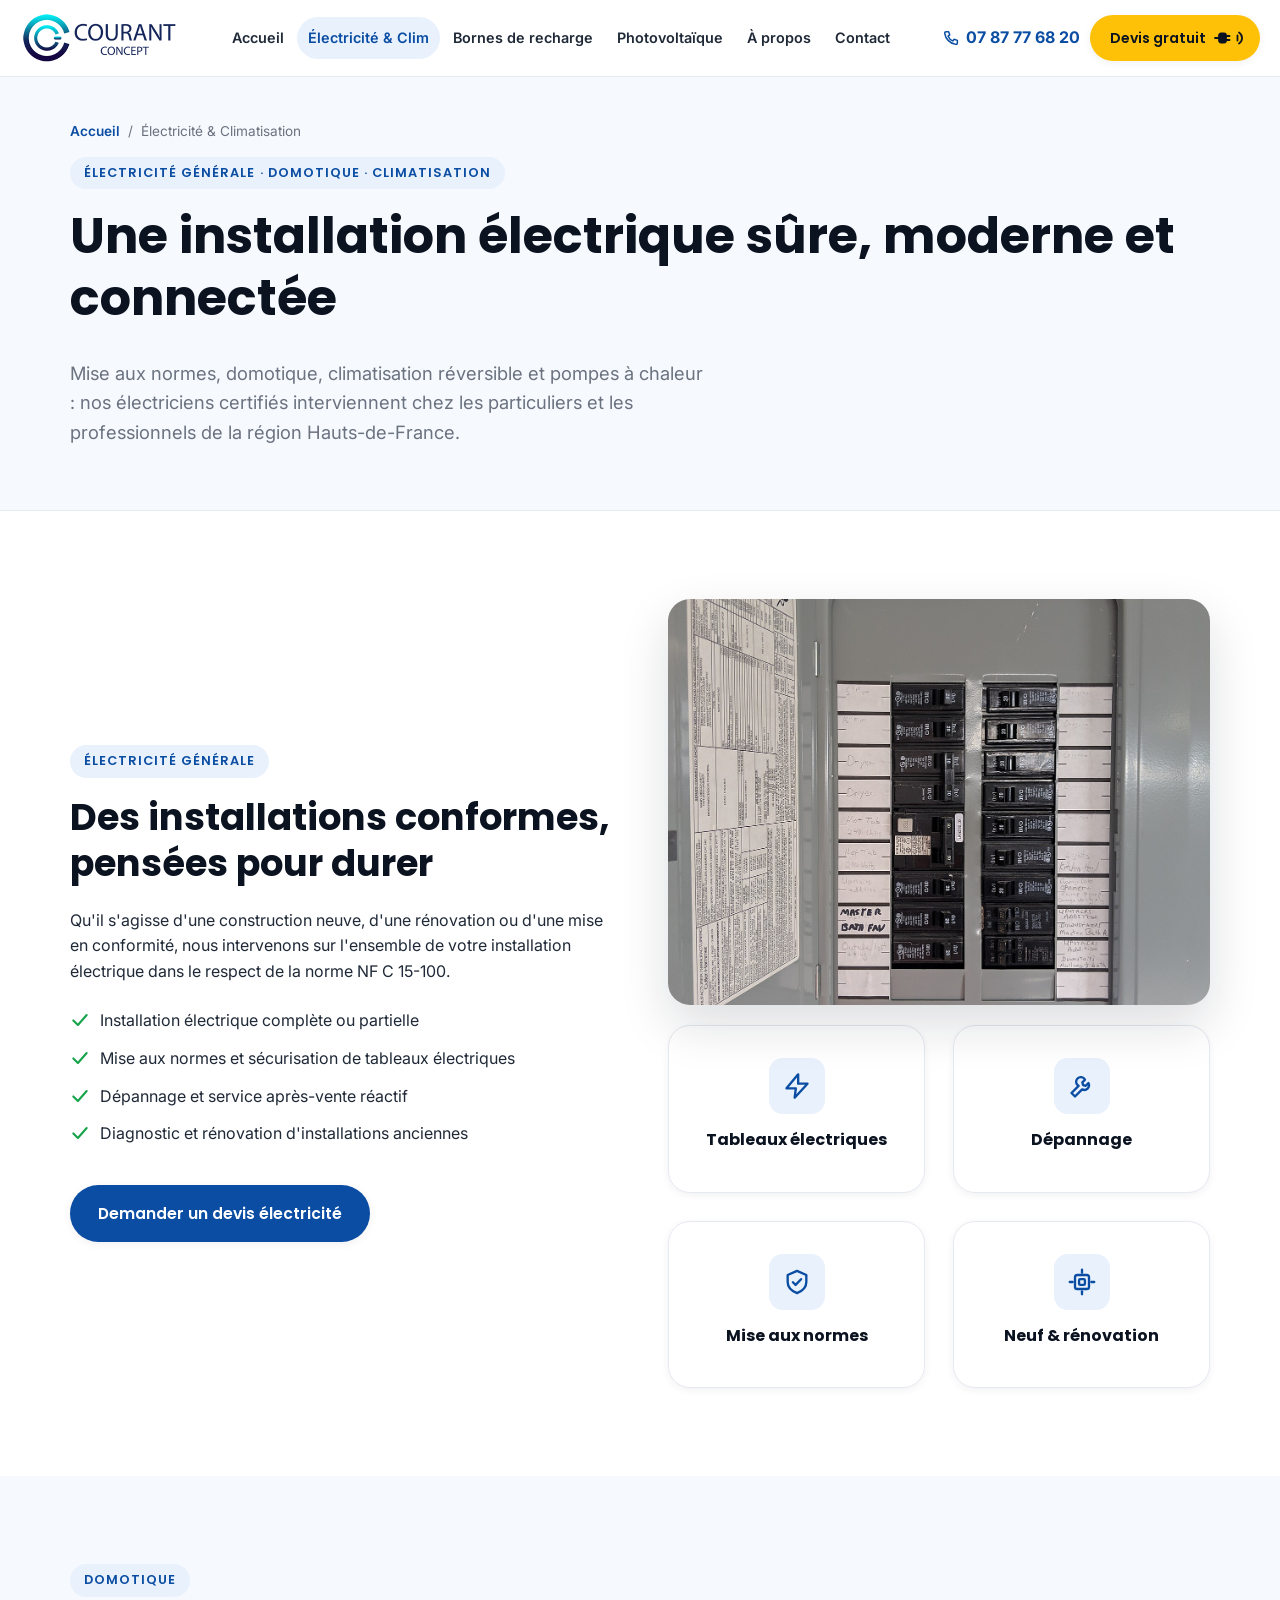
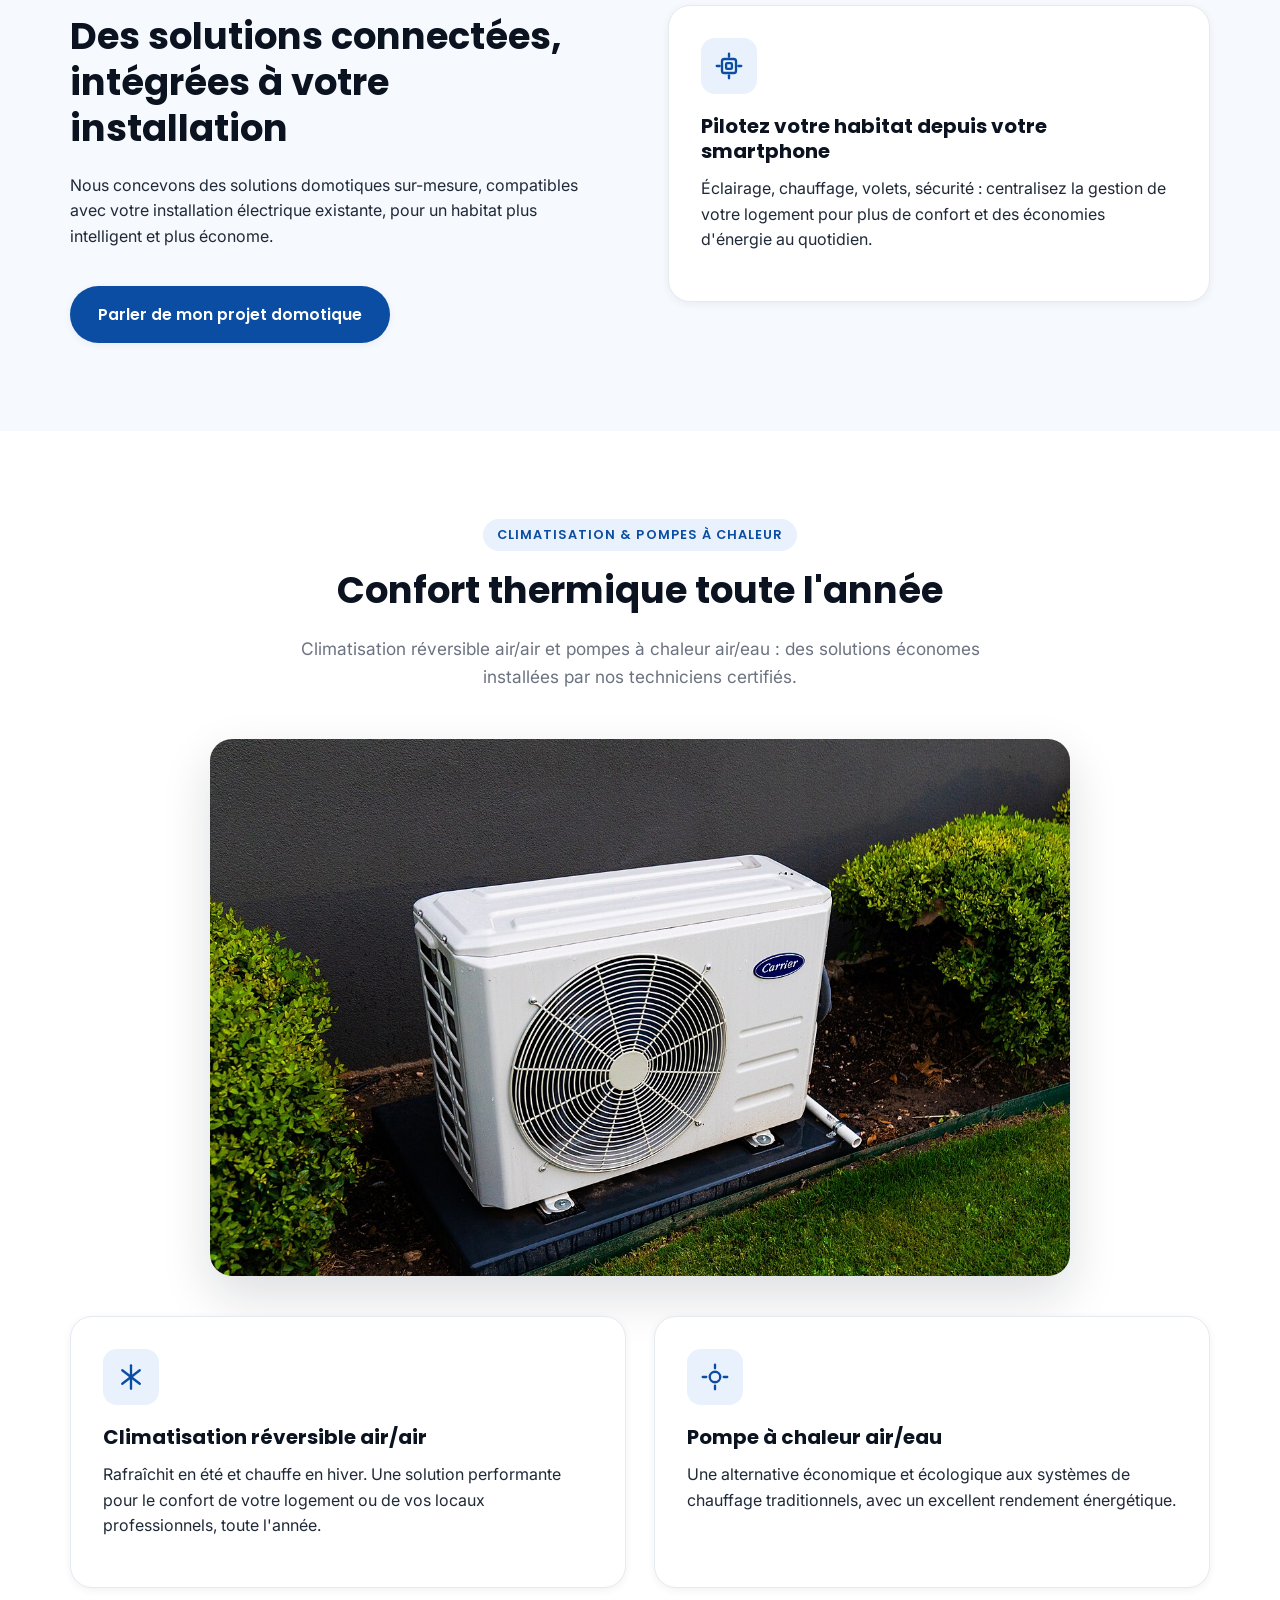
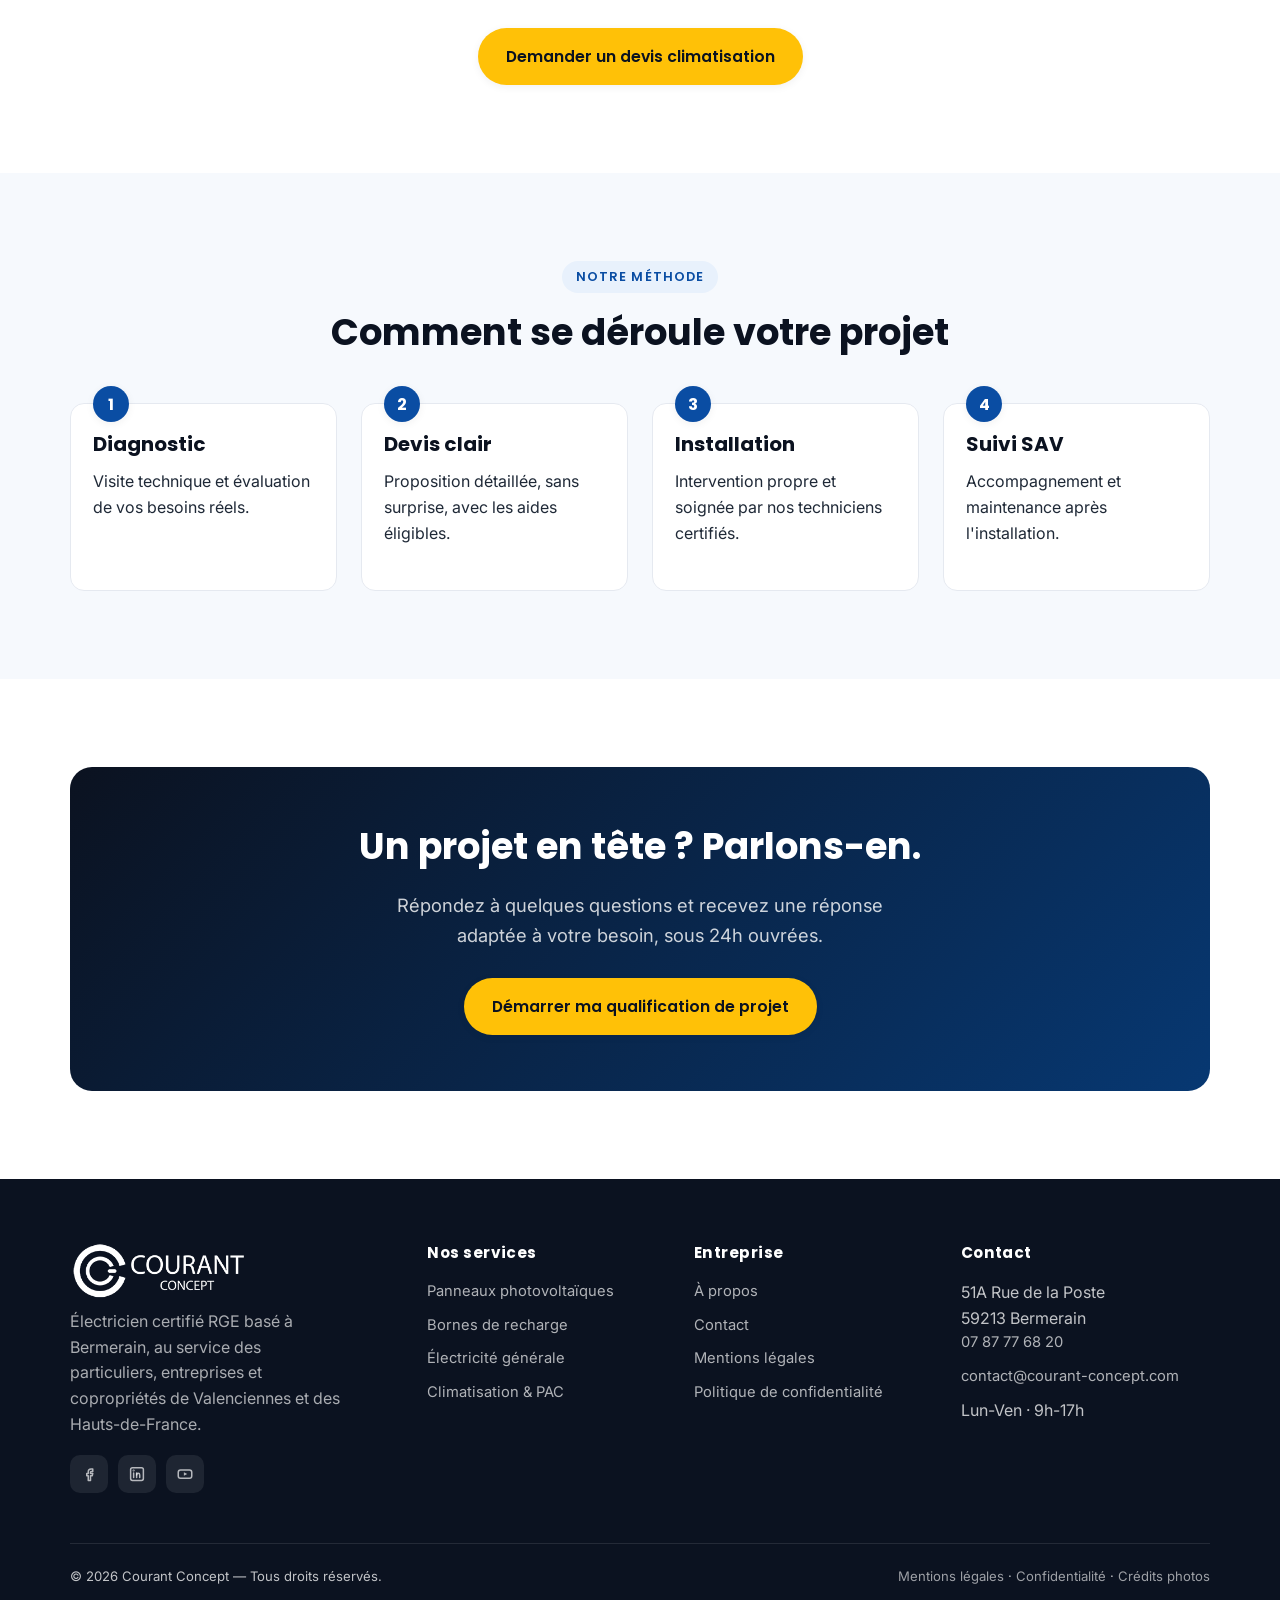
<file: electricite-climatisation.html>
<!DOCTYPE html>
<html lang="fr">
<head>
<meta charset="UTF-8">
<meta name="viewport" content="width=device-width, initial-scale=1">
<title>Électricité générale, domotique & climatisation à Bermerain | Courant Concept</title>
<meta name="description" content="Installation électrique, mise aux normes, domotique et climatisation réversible air/air ou pompe à chaleur. Électricien certifié RGE et Qualifelec à Bermerain, Valenciennes et Hauts-de-France.">
<link rel="canonical" href="https://www.courant-concept.com/electricite-climatisation.html">
<meta property="og:type" content="website">
<meta property="og:locale" content="fr_FR">
<meta property="og:title" content="Électricité générale, domotique & climatisation | Courant Concept">
<meta property="og:description" content="Installation électrique, mise aux normes, domotique et climatisation. Électricien certifié RGE et Qualifelec à Bermerain.">
<meta property="og:url" content="https://www.courant-concept.com/electricite-climatisation.html">
<meta property="og:site_name" content="Courant Concept">
<meta name="twitter:card" content="summary">
<link rel="icon" href="favicon.svg" type="image/svg+xml">
<link rel="preconnect" href="https://fonts.googleapis.com">
<link rel="preconnect" href="https://fonts.gstatic.com" crossorigin>
<link href="https://fonts.googleapis.com/css2?family=Inter:wght@400;500;600;700&family=Poppins:wght@600;700&display=swap" rel="stylesheet">
<link rel="stylesheet" href="css/style.css">
<script type="application/ld+json">
{
  "@context": "https://schema.org",
  "@type": "BreadcrumbList",
  "itemListElement": [
    {"@type": "ListItem", "position": 1, "name": "Accueil", "item": "https://www.courant-concept.com/"},
    {"@type": "ListItem", "position": 2, "name": "Électricité & Climatisation", "item": "https://www.courant-concept.com/electricite-climatisation.html"}
  ]
}
</script>
</head>
<body>
<a href="#main" class="skip-link">Aller au contenu</a>

<header class="site-header">
  <div class="container header-inner">
    <a href="index.html" class="brand" aria-label="Courant Concept – accueil">
      <img src="images/2-LIGNElogo-courantconcept.png" alt="Courant Concept" class="brand-logo" width="320" height="100">
    </a>
    <nav class="main-nav" id="main-nav">
      <a href="index.html">Accueil</a>
      <a href="electricite-climatisation.html" aria-current="page">Électricité &amp; Clim</a>
      <a href="bornes-de-recharge.html">Bornes de recharge</a>
      <a href="photovoltaique.html">Photovoltaïque</a>
      <a href="a-propos.html">À propos</a>
      <a href="contact.html">Contact</a>
    </nav>
    <div class="header-actions">
      <a href="tel:+33787776820" class="header-phone">
        <svg viewBox="0 0 24 24" fill="none" stroke="currentColor" stroke-width="2" stroke-linecap="round" stroke-linejoin="round"><path d="M5.5 3.5h3.3l1.5 4.3-2.2 1.8a12 12 0 0 0 6.3 6.3l1.8-2.2 4.3 1.5v3.3c0 1.1-.9 2-2 2A17.5 17.5 0 0 1 3.5 5.5c0-1.1.9-2 2-2z"/></svg>
        <span>07 87 77 68 20</span>
      </a>
      <a href="contact.html" class="btn btn-primary btn-sm">Devis gratuit</a>
      <button class="nav-toggle" aria-label="Ouvrir le menu" aria-expanded="false" aria-controls="main-nav">
        <svg viewBox="0 0 24 24" fill="none" stroke="currentColor" stroke-width="2" stroke-linecap="round" stroke-linejoin="round"><line x1="3.5" y1="6.5" x2="20.5" y2="6.5"/><line x1="3.5" y1="12" x2="20.5" y2="12"/><line x1="3.5" y1="17.5" x2="20.5" y2="17.5"/></svg>
      </button>
    </div>
  </div>
</header>

<main id="main">

  <section class="page-header">
    <div class="container">
      <div class="breadcrumb"><a href="index.html">Accueil</a><span>/</span><span>Électricité &amp; Climatisation</span></div>
      <span class="eyebrow">Électricité générale · Domotique · Climatisation</span>
      <h1>Une installation électrique sûre, moderne et connectée</h1>
      <p class="lead" style="max-width:640px;">Mise aux normes, domotique, climatisation réversible et pompes à chaleur : nos électriciens certifiés interviennent chez les particuliers et les professionnels de la région Hauts-de-France.</p>
    </div>
  </section>

  <!-- ELECTRICITE GENERALE -->
  <section class="section" id="electricite">
    <div class="container grid grid-2" style="align-items:center; gap:56px;">
      <div data-reveal>
        <span class="eyebrow">Électricité générale</span>
        <h2>Des installations conformes, pensées pour durer</h2>
        <p>Qu'il s'agisse d'une construction neuve, d'une rénovation ou d'une mise en conformité, nous intervenons sur l'ensemble de votre installation électrique dans le respect de la norme NF C 15-100.</p>
        <ul class="check-list" style="margin-top:24px;">
          <li><svg viewBox="0 0 24 24" fill="none" stroke="currentColor" stroke-width="2.5" stroke-linecap="round" stroke-linejoin="round"><polyline points="4 12.5 9.5 18 20 6"/></svg><span>Installation électrique complète ou partielle</span></li>
          <li><svg viewBox="0 0 24 24" fill="none" stroke="currentColor" stroke-width="2.5" stroke-linecap="round" stroke-linejoin="round"><polyline points="4 12.5 9.5 18 20 6"/></svg><span>Mise aux normes et sécurisation de tableaux électriques</span></li>
          <li><svg viewBox="0 0 24 24" fill="none" stroke="currentColor" stroke-width="2.5" stroke-linecap="round" stroke-linejoin="round"><polyline points="4 12.5 9.5 18 20 6"/></svg><span>Dépannage et service après-vente réactif</span></li>
          <li><svg viewBox="0 0 24 24" fill="none" stroke="currentColor" stroke-width="2.5" stroke-linecap="round" stroke-linejoin="round"><polyline points="4 12.5 9.5 18 20 6"/></svg><span>Diagnostic et rénovation d'installations anciennes</span></li>
        </ul>
        <a href="contact.html#qualification" class="btn btn-secondary" style="margin-top:26px;">Demander un devis électricité</a>
      </div>
      <div data-reveal>
      <div class="photo-frame" style="margin-bottom:20px;">
        <img src="images/electrical-panel.jpg" alt="Tableau électrique ouvert avec disjoncteurs modulaires" width="1280" height="1707" loading="lazy">
      </div>
      <div class="grid grid-2">
        <div class="card" style="text-align:center;">
          <div class="card-icon" style="margin:0 auto 16px;"><svg viewBox="0 0 24 24" fill="none" stroke="currentColor" stroke-width="2" stroke-linecap="round" stroke-linejoin="round"><polygon points="13 2 3 14 11 14 10 22 21 10 13 10 13 2"/></svg></div>
          <h3 style="font-size:1rem;">Tableaux électriques</h3>
        </div>
        <div class="card" style="text-align:center;">
          <div class="card-icon" style="margin:0 auto 16px;"><svg viewBox="0 0 24 24" fill="none" stroke="currentColor" stroke-width="2" stroke-linecap="round" stroke-linejoin="round"><path d="M14.5 6.5a4 4 0 1 0-5.4 5.4L3 18l3 3 6.1-6.1a4 4 0 0 0 5.4-5.4l-2.3 2.3-2.3-.6-.6-2.3 2.3-2.3z"/></svg></div>
          <h3 style="font-size:1rem;">Dépannage</h3>
        </div>
        <div class="card" style="text-align:center;">
          <div class="card-icon" style="margin:0 auto 16px;"><svg viewBox="0 0 24 24" fill="none" stroke="currentColor" stroke-width="2" stroke-linecap="round" stroke-linejoin="round"><path d="M12 2.5l8 3.5v6c0 5-3.5 7.8-8 9.5-4.5-1.7-8-4.5-8-9.5V6l8-3.5z"/><path d="M8.5 12.2l2.3 2.3 4.7-4.9"/></svg></div>
          <h3 style="font-size:1rem;">Mise aux normes</h3>
        </div>
        <div class="card" style="text-align:center;">
          <div class="card-icon" style="margin:0 auto 16px;"><svg viewBox="0 0 24 24" fill="none" stroke="currentColor" stroke-width="2" stroke-linecap="round" stroke-linejoin="round"><rect x="6" y="6" width="12" height="12" rx="2"/><rect x="9.5" y="9.5" width="5" height="5" rx="1"/><line x1="12" y1="1.5" x2="12" y2="4"/><line x1="12" y1="20" x2="12" y2="22.5"/><line x1="1.5" y1="12" x2="4" y2="12"/><line x1="20" y1="12" x2="22.5" y2="12"/></svg></div>
          <h3 style="font-size:1rem;">Neuf & rénovation</h3>
        </div>
      </div>
      </div>
    </div>
  </section>

  <!-- DOMOTIQUE -->
  <section class="section section--alt" id="domotique">
    <div class="container grid grid-2" style="align-items:center; gap:56px;">
      <div class="card" data-reveal style="order:2;">
        <div class="card-icon"><svg viewBox="0 0 24 24" fill="none" stroke="currentColor" stroke-width="2" stroke-linecap="round" stroke-linejoin="round"><rect x="6" y="6" width="12" height="12" rx="2"/><rect x="9.5" y="9.5" width="5" height="5" rx="1"/><line x1="12" y1="1.5" x2="12" y2="4"/><line x1="12" y1="20" x2="12" y2="22.5"/><line x1="1.5" y1="12" x2="4" y2="12"/><line x1="20" y1="12" x2="22.5" y2="12"/></svg></div>
        <h3>Pilotez votre habitat depuis votre smartphone</h3>
        <p>Éclairage, chauffage, volets, sécurité : centralisez la gestion de votre logement pour plus de confort et des économies d'énergie au quotidien.</p>
      </div>
      <div data-reveal style="order:1;">
        <span class="eyebrow">Domotique</span>
        <h2>Des solutions connectées, intégrées à votre installation</h2>
        <p>Nous concevons des solutions domotiques sur-mesure, compatibles avec votre installation électrique existante, pour un habitat plus intelligent et plus économe.</p>
        <a href="contact.html#qualification" class="btn btn-secondary" style="margin-top:20px;">Parler de mon projet domotique</a>
      </div>
    </div>
  </section>

  <!-- CLIMATISATION -->
  <section class="section" id="climatisation">
    <div class="container">
      <div class="section-head" data-reveal>
        <span class="eyebrow">Climatisation & pompes à chaleur</span>
        <h2>Confort thermique toute l'année</h2>
        <p>Climatisation réversible air/air et pompes à chaleur air/eau : des solutions économes installées par nos techniciens certifiés.</p>
      </div>
      <div class="photo-frame photo-frame--wide" style="max-width:860px; margin:0 auto 40px;" data-reveal>
        <img src="images/ac-unit.jpg" alt="Unité extérieure de climatisation réversible installée contre un mur" width="1280" height="891" loading="lazy">
      </div>
      <div class="grid grid-2" data-reveal>
        <div class="card">
          <div class="card-icon"><svg viewBox="0 0 24 24" fill="none" stroke="currentColor" stroke-width="2" stroke-linecap="round" stroke-linejoin="round"><line x1="12" y1="2" x2="12" y2="22"/><line x1="4.5" y1="6.2" x2="19.5" y2="17.8"/><line x1="19.5" y1="6.2" x2="4.5" y2="17.8"/></svg></div>
          <h3>Climatisation réversible air/air</h3>
          <p>Rafraîchit en été et chauffe en hiver. Une solution performante pour le confort de votre logement ou de vos locaux professionnels, toute l'année.</p>
        </div>
        <div class="card">
          <div class="card-icon"><svg viewBox="0 0 24 24" fill="none" stroke="currentColor" stroke-width="2" stroke-linecap="round" stroke-linejoin="round"><circle cx="12" cy="12" r="4.5"/><line x1="12" y1="1.5" x2="12" y2="4.5"/><line x1="12" y1="19.5" x2="12" y2="22.5"/><line x1="1.5" y1="12" x2="4.5" y2="12"/><line x1="19.5" y1="12" x2="22.5" y2="12"/></svg></div>
          <h3>Pompe à chaleur air/eau</h3>
          <p>Une alternative économique et écologique aux systèmes de chauffage traditionnels, avec un excellent rendement énergétique.</p>
        </div>
      </div>
      <div style="text-align:center; margin-top:40px;" data-reveal>
        <a href="contact.html#qualification" class="btn btn-primary">Demander un devis climatisation</a>
      </div>
    </div>
  </section>

  <!-- PROCESS -->
  <section class="section section--alt">
    <div class="container">
      <div class="section-head" data-reveal>
        <span class="eyebrow">Notre méthode</span>
        <h2>Comment se déroule votre projet</h2>
      </div>
      <div class="process" data-reveal>
        <div class="process-step"><h3>Diagnostic</h3><p>Visite technique et évaluation de vos besoins réels.</p></div>
        <div class="process-step"><h3>Devis clair</h3><p>Proposition détaillée, sans surprise, avec les aides éligibles.</p></div>
        <div class="process-step"><h3>Installation</h3><p>Intervention propre et soignée par nos techniciens certifiés.</p></div>
        <div class="process-step"><h3>Suivi SAV</h3><p>Accompagnement et maintenance après l'installation.</p></div>
      </div>
    </div>
  </section>

  <section class="section">
    <div class="container">
      <div class="cta-band" data-reveal>
        <h2>Un projet en tête ? Parlons-en.</h2>
        <p class="lead">Répondez à quelques questions et recevez une réponse adaptée à votre besoin, sous 24h ouvrées.</p>
        <a href="contact.html#qualification" class="btn btn-primary">Démarrer ma qualification de projet</a>
      </div>
    </div>
  </section>

</main>

<footer class="site-footer">
  <div class="container">
    <div class="footer-grid">
      <div class="footer-brand">
        <a href="index.html" class="brand brand--footer" aria-label="Courant Concept – accueil">
          <img src="images/2-LIGNElogo-courantconcept.png" alt="Courant Concept" class="brand-logo" width="320" height="100" loading="lazy">
        </a>
        <p>Électricien certifié RGE basé à Bermerain, au service des particuliers, entreprises et copropriétés de Valenciennes et des Hauts-de-France.</p>
        <div class="footer-social">
          <a href="#" aria-label="Facebook"><svg viewBox="0 0 24 24" fill="none" stroke="currentColor" stroke-width="2" stroke-linecap="round" stroke-linejoin="round"><path d="M15 8.5h2V5.3h-2.3C12.5 5.3 11 6.9 11 9.1v2.1H9v3h2v6.5h3v-6.5h2.4l.6-3H14v-1.6c0-.6.4-1.1 1-1.1z"/></svg></a>
          <a href="#" aria-label="LinkedIn"><svg viewBox="0 0 24 24" fill="none" stroke="currentColor" stroke-width="2" stroke-linecap="round" stroke-linejoin="round"><rect x="3.5" y="3.5" width="17" height="17" rx="2.5"/><line x1="7.5" y1="10.5" x2="7.5" y2="16.5"/><circle cx="7.5" cy="7.3" r="0.4" fill="currentColor"/><line x1="11.5" y1="10.5" x2="11.5" y2="16.5"/><path d="M11.5 13.3c0-1.3.9-2.3 2.1-2.3 1.2 0 2 .9 2 2.3v3.2"/></svg></a>
          <a href="#" aria-label="YouTube"><svg viewBox="0 0 24 24" fill="none" stroke="currentColor" stroke-width="2" stroke-linecap="round" stroke-linejoin="round"><rect x="3" y="6.5" width="18" height="11" rx="3"/><polygon points="10.5 9.7 15 12 10.5 14.3" fill="currentColor" stroke="none"/></svg></a>
        </div>
      </div>
      <nav>
        <h4>Nos services</h4>
        <a href="photovoltaique.html">Panneaux photovoltaïques</a>
        <a href="bornes-de-recharge.html">Bornes de recharge</a>
        <a href="electricite-climatisation.html">Électricité générale</a>
        <a href="electricite-climatisation.html#climatisation">Climatisation & PAC</a>
      </nav>
      <nav>
        <h4>Entreprise</h4>
        <a href="a-propos.html">À propos</a>
        <a href="contact.html">Contact</a>
        <a href="mentions-legales.html">Mentions légales</a>
        <a href="politique-confidentialite.html">Politique de confidentialité</a>
      </nav>
      <div>
        <h4>Contact</h4>
        <address style="font-style:normal;">51A Rue de la Poste<br>59213 Bermerain</address>
        <a href="tel:+33787776820">07 87 77 68 20</a>
        <a href="mailto:contact@courant-concept.com">contact@courant-concept.com</a>
        <span>Lun-Ven · 9h-17h</span>
      </div>
    </div>
    <div class="footer-bottom">
      <p>&copy; <span data-year></span> Courant Concept — Tous droits réservés.</p>
      <p><a href="mentions-legales.html">Mentions légales</a> · <a href="politique-confidentialite.html">Confidentialité</a> · <a href="mentions-legales.html#credits-photos">Crédits photos</a></p>
    </div>
  </div>
</footer>

<script src="js/main.js"></script>
</body>
</html>
</file>
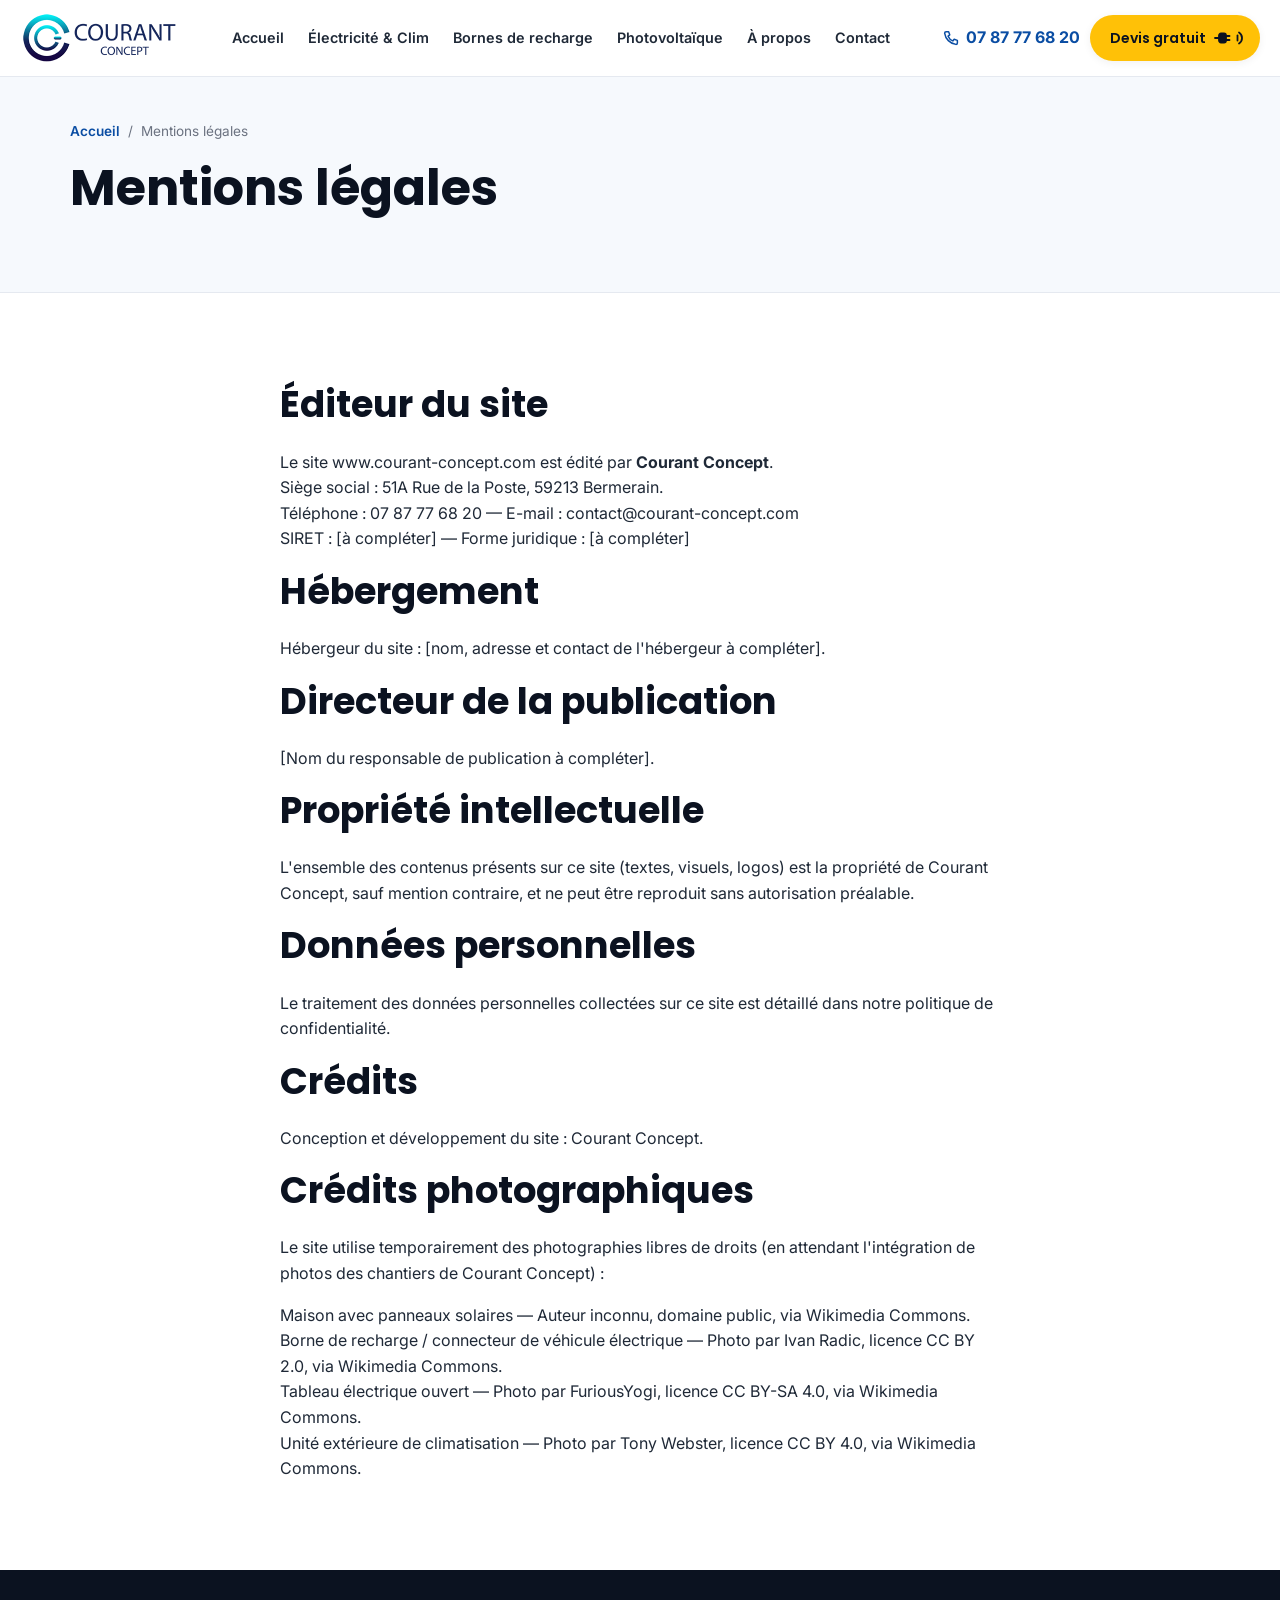
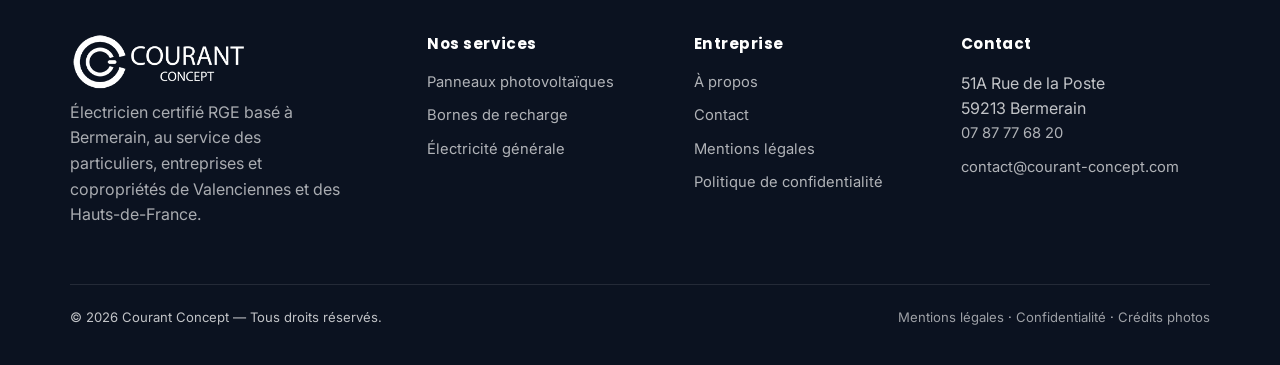
<file: mentions-legales.html>
<!DOCTYPE html>
<html lang="fr">
<head>
<meta charset="UTF-8">
<meta name="viewport" content="width=device-width, initial-scale=1">
<title>Mentions légales | Courant Concept</title>
<meta name="description" content="Mentions légales du site Courant Concept, électricien certifié RGE basé à Bermerain.">
<meta name="robots" content="noindex, follow">
<link rel="canonical" href="https://www.courant-concept.com/mentions-legales.html">
<link rel="icon" href="favicon.svg" type="image/svg+xml">
<link rel="preconnect" href="https://fonts.googleapis.com">
<link rel="preconnect" href="https://fonts.gstatic.com" crossorigin>
<link href="https://fonts.googleapis.com/css2?family=Inter:wght@400;500;600;700&family=Poppins:wght@600;700&display=swap" rel="stylesheet">
<link rel="stylesheet" href="css/style.css">
</head>
<body>
<a href="#main" class="skip-link">Aller au contenu</a>

<header class="site-header">
  <div class="container header-inner">
    <a href="index.html" class="brand" aria-label="Courant Concept – accueil">
      <img src="images/2-LIGNElogo-courantconcept.png" alt="Courant Concept" class="brand-logo" width="320" height="100">
    </a>
    <nav class="main-nav" id="main-nav">
      <a href="index.html">Accueil</a>
      <a href="electricite-climatisation.html">Électricité &amp; Clim</a>
      <a href="bornes-de-recharge.html">Bornes de recharge</a>
      <a href="photovoltaique.html">Photovoltaïque</a>
      <a href="a-propos.html">À propos</a>
      <a href="contact.html">Contact</a>
    </nav>
    <div class="header-actions">
      <a href="tel:+33787776820" class="header-phone">
        <svg viewBox="0 0 24 24" fill="none" stroke="currentColor" stroke-width="2" stroke-linecap="round" stroke-linejoin="round"><path d="M5.5 3.5h3.3l1.5 4.3-2.2 1.8a12 12 0 0 0 6.3 6.3l1.8-2.2 4.3 1.5v3.3c0 1.1-.9 2-2 2A17.5 17.5 0 0 1 3.5 5.5c0-1.1.9-2 2-2z"/></svg>
        <span>07 87 77 68 20</span>
      </a>
      <a href="contact.html" class="btn btn-primary btn-sm">Devis gratuit</a>
      <button class="nav-toggle" aria-label="Ouvrir le menu" aria-expanded="false" aria-controls="main-nav">
        <svg viewBox="0 0 24 24" fill="none" stroke="currentColor" stroke-width="2" stroke-linecap="round" stroke-linejoin="round"><line x1="3.5" y1="6.5" x2="20.5" y2="6.5"/><line x1="3.5" y1="12" x2="20.5" y2="12"/><line x1="3.5" y1="17.5" x2="20.5" y2="17.5"/></svg>
      </button>
    </div>
  </div>
</header>

<main id="main">
  <section class="page-header">
    <div class="container">
      <div class="breadcrumb"><a href="index.html">Accueil</a><span>/</span><span>Mentions légales</span></div>
      <h1>Mentions légales</h1>
    </div>
  </section>

  <section class="section">
    <div class="container" style="max-width:760px;">
      <h2>Éditeur du site</h2>
      <p>Le site www.courant-concept.com est édité par <strong>Courant Concept</strong>.<br>
      Siège social : 51A Rue de la Poste, 59213 Bermerain.<br>
      Téléphone : 07 87 77 68 20 — E-mail : contact@courant-concept.com<br>
      SIRET : [à compléter] — Forme juridique : [à compléter]</p>

      <h2>Hébergement</h2>
      <p>Hébergeur du site : [nom, adresse et contact de l'hébergeur à compléter].</p>

      <h2>Directeur de la publication</h2>
      <p>[Nom du responsable de publication à compléter].</p>

      <h2>Propriété intellectuelle</h2>
      <p>L'ensemble des contenus présents sur ce site (textes, visuels, logos) est la propriété de Courant Concept, sauf mention contraire, et ne peut être reproduit sans autorisation préalable.</p>

      <h2>Données personnelles</h2>
      <p>Le traitement des données personnelles collectées sur ce site est détaillé dans notre <a href="politique-confidentialite.html">politique de confidentialité</a>.</p>

      <h2>Crédits</h2>
      <p>Conception et développement du site : Courant Concept.</p>

      <h2 id="credits-photos">Crédits photographiques</h2>
      <p>Le site utilise temporairement des photographies libres de droits (en attendant l'intégration de photos des chantiers de Courant Concept) :</p>
      <ul>
        <li>Maison avec panneaux solaires — Auteur inconnu, domaine public, via <a href="https://commons.wikimedia.org/wiki/File:Haus_mit_Solarmodulen_im_Emmmerthal_2018_A.jpg" target="_blank" rel="noopener">Wikimedia Commons</a>.</li>
        <li>Borne de recharge / connecteur de véhicule électrique — Photo par Ivan Radic, licence CC BY 2.0, via <a href="https://commons.wikimedia.org/wiki/File:Close-up_of_an_electric_car_charging_station_with_a_car_plugged_in.jpg" target="_blank" rel="noopener">Wikimedia Commons</a>.</li>
        <li>Tableau électrique ouvert — Photo par FuriousYogi, licence CC BY-SA 4.0, via <a href="https://commons.wikimedia.org/wiki/File:Electrical_panel_opened.jpg" target="_blank" rel="noopener">Wikimedia Commons</a>.</li>
        <li>Unité extérieure de climatisation — Photo par Tony Webster, licence CC BY 4.0, via <a href="https://commons.wikimedia.org/wiki/File:Carrier_Outdoor_Split_Air_Conditioner_Heat_Pump_System_(55005181522).jpg" target="_blank" rel="noopener">Wikimedia Commons</a>.</li>
      </ul>
    </div>
  </section>
</main>

<footer class="site-footer">
  <div class="container">
    <div class="footer-grid">
      <div class="footer-brand">
        <a href="index.html" class="brand brand--footer" aria-label="Courant Concept – accueil">
          <img src="images/2-LIGNElogo-courantconcept.png" alt="Courant Concept" class="brand-logo" width="320" height="100" loading="lazy">
        </a>
        <p>Électricien certifié RGE basé à Bermerain, au service des particuliers, entreprises et copropriétés de Valenciennes et des Hauts-de-France.</p>
      </div>
      <nav>
        <h4>Nos services</h4>
        <a href="photovoltaique.html">Panneaux photovoltaïques</a>
        <a href="bornes-de-recharge.html">Bornes de recharge</a>
        <a href="electricite-climatisation.html">Électricité générale</a>
      </nav>
      <nav>
        <h4>Entreprise</h4>
        <a href="a-propos.html">À propos</a>
        <a href="contact.html">Contact</a>
        <a href="mentions-legales.html">Mentions légales</a>
        <a href="politique-confidentialite.html">Politique de confidentialité</a>
      </nav>
      <div>
        <h4>Contact</h4>
        <address style="font-style:normal;">51A Rue de la Poste<br>59213 Bermerain</address>
        <a href="tel:+33787776820">07 87 77 68 20</a>
        <a href="mailto:contact@courant-concept.com">contact@courant-concept.com</a>
      </div>
    </div>
    <div class="footer-bottom">
      <p>&copy; <span data-year></span> Courant Concept — Tous droits réservés.</p>
      <p><a href="mentions-legales.html">Mentions légales</a> · <a href="politique-confidentialite.html">Confidentialité</a> · <a href="mentions-legales.html#credits-photos">Crédits photos</a></p>
    </div>
  </div>
</footer>

<script src="js/main.js"></script>
</body>
</html>
</file>
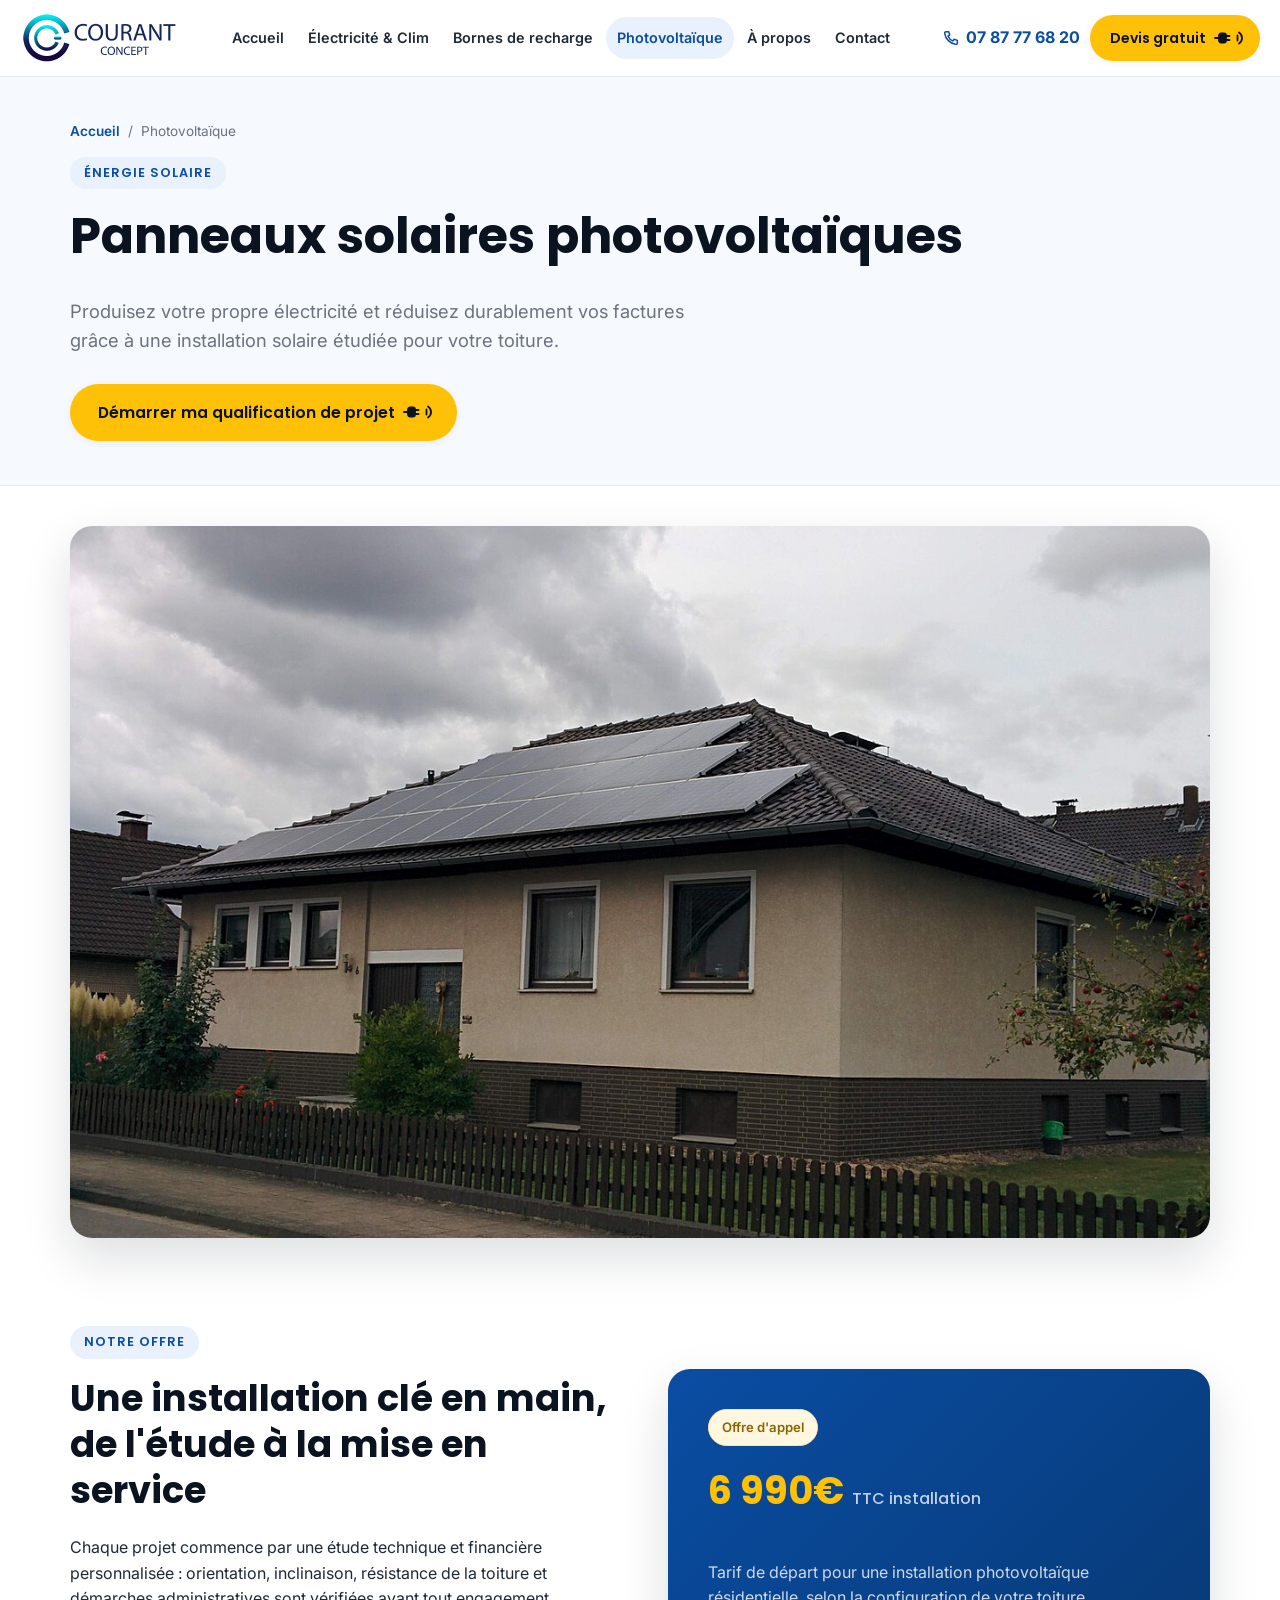
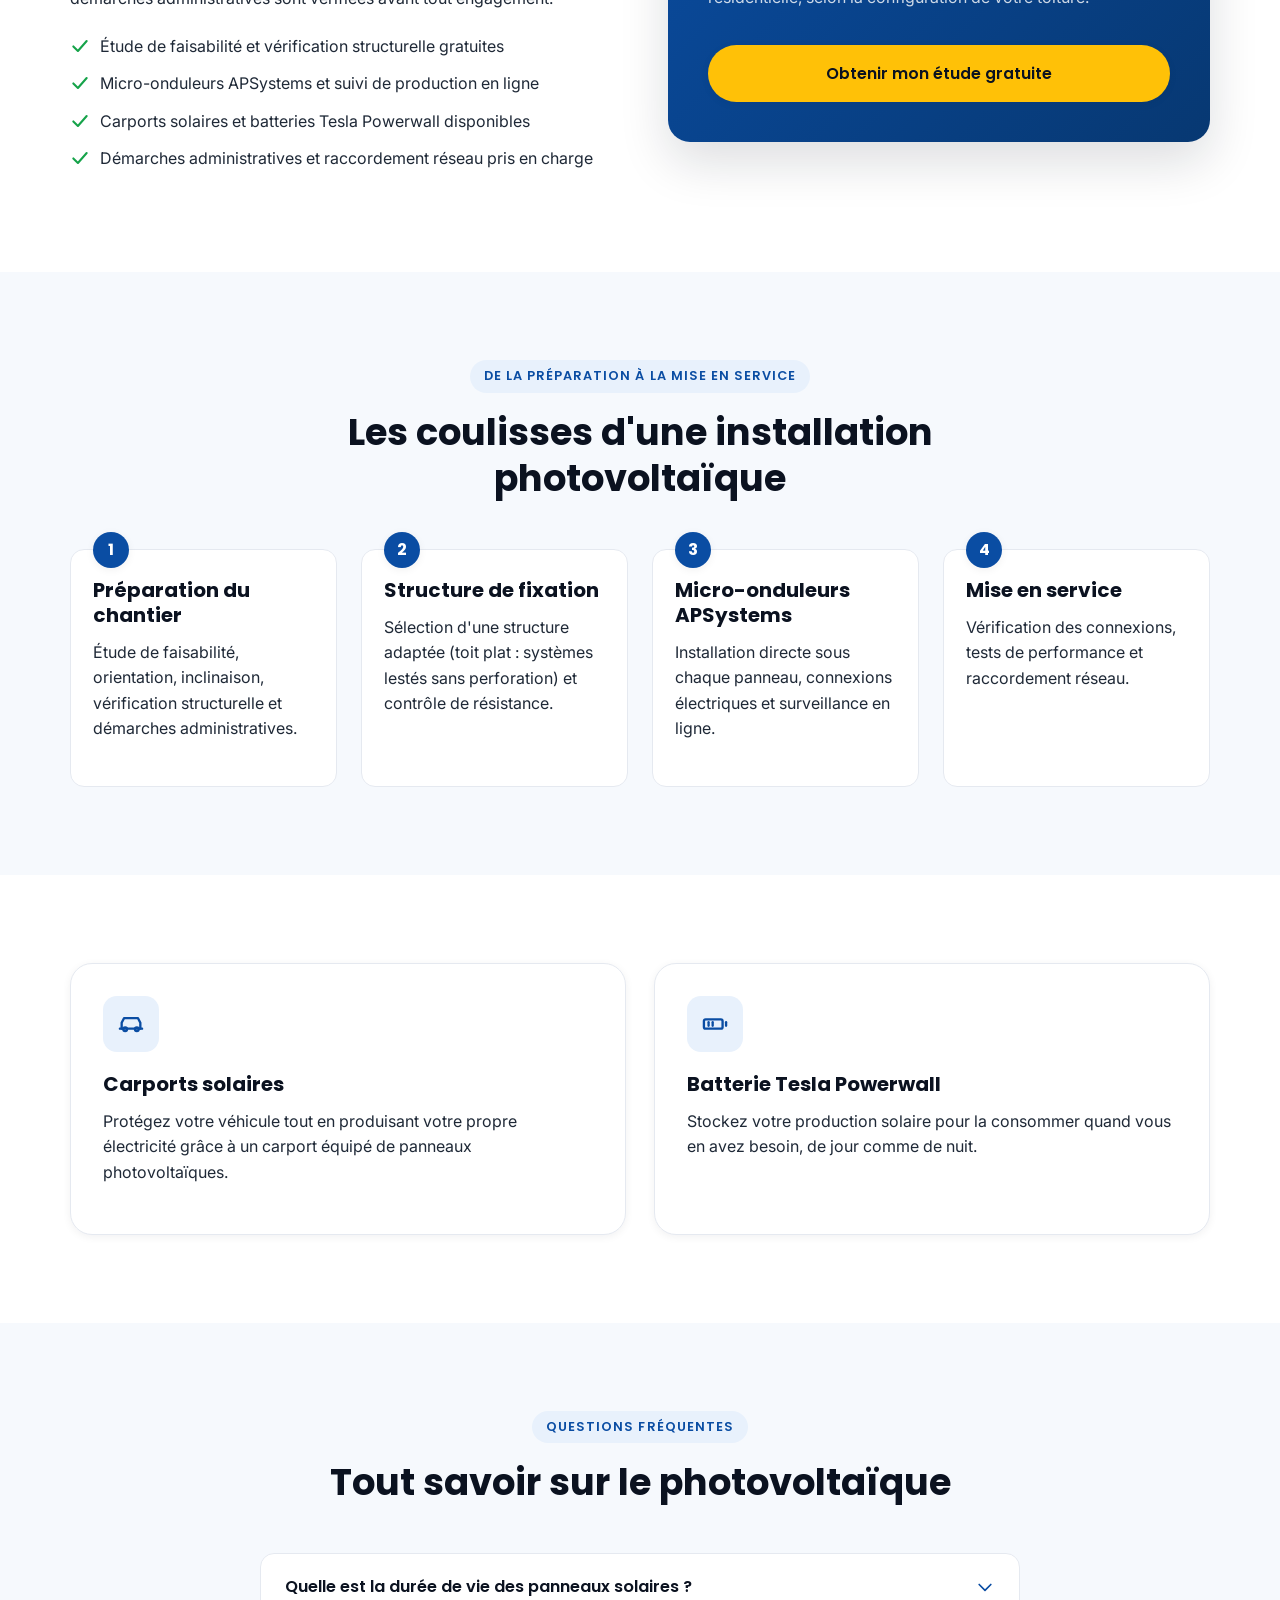
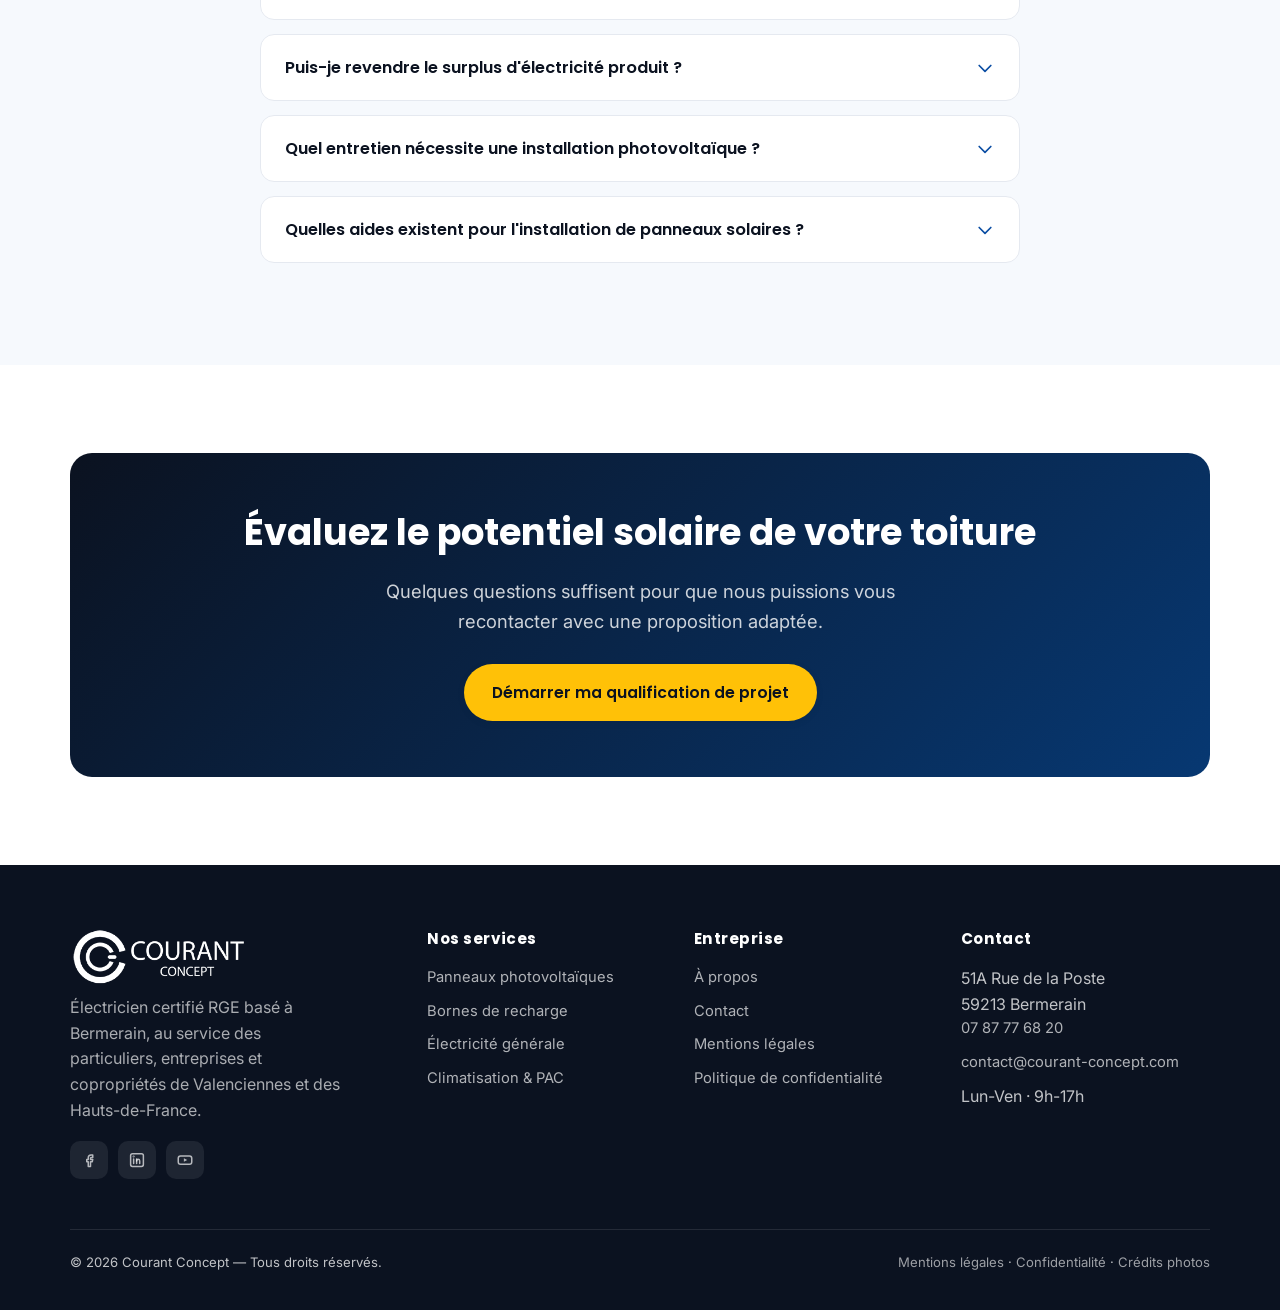
<file: photovoltaique.html>
<!DOCTYPE html>
<html lang="fr">
<head>
<meta charset="UTF-8">
<meta name="viewport" content="width=device-width, initial-scale=1">
<title>Panneaux solaires photovoltaïques à Bermerain | Courant Concept</title>
<meta name="description" content="Installation de panneaux photovoltaïques dès 6 990€ TTC, carports solaires et batteries Tesla Powerwall. Étude technique et financière gratuite. Électricien RGE à Bermerain, Hauts-de-France.">
<link rel="canonical" href="https://www.courant-concept.com/photovoltaique.html">
<meta property="og:type" content="website">
<meta property="og:locale" content="fr_FR">
<meta property="og:title" content="Panneaux solaires photovoltaïques | Courant Concept">
<meta property="og:description" content="Installation de panneaux photovoltaïques, carports solaires et batteries Tesla Powerwall. Étude gratuite, électricien certifié RGE.">
<meta property="og:url" content="https://www.courant-concept.com/photovoltaique.html">
<meta property="og:site_name" content="Courant Concept">
<meta name="twitter:card" content="summary">
<link rel="icon" href="favicon.svg" type="image/svg+xml">
<link rel="preconnect" href="https://fonts.googleapis.com">
<link rel="preconnect" href="https://fonts.gstatic.com" crossorigin>
<link href="https://fonts.googleapis.com/css2?family=Inter:wght@400;500;600;700&family=Poppins:wght@600;700&display=swap" rel="stylesheet">
<link rel="stylesheet" href="css/style.css">
<script type="application/ld+json">
{
  "@context": "https://schema.org",
  "@type": "BreadcrumbList",
  "itemListElement": [
    {"@type": "ListItem", "position": 1, "name": "Accueil", "item": "https://www.courant-concept.com/"},
    {"@type": "ListItem", "position": 2, "name": "Photovoltaïque", "item": "https://www.courant-concept.com/photovoltaique.html"}
  ]
}
</script>
<script type="application/ld+json">
{
  "@context": "https://schema.org",
  "@type": "FAQPage",
  "mainEntity": [
    {
      "@type": "Question",
      "name": "Quelle est la durée de vie des panneaux solaires ?",
      "acceptedAnswer": { "@type": "Answer", "text": "Les panneaux photovoltaïques ont une durée de vie moyenne de 25 à 30 ans, avec une garantie de performance délivrée par les fabricants." }
    },
    {
      "@type": "Question",
      "name": "Puis-je revendre le surplus d'électricité produit ?",
      "acceptedAnswer": { "@type": "Answer", "text": "Oui, le surplus d'électricité non autoconsommé peut être revendu à un fournisseur dans le cadre d'un contrat de rachat, ou stocké grâce à une batterie comme la Tesla Powerwall." }
    },
    {
      "@type": "Question",
      "name": "Quel entretien nécessite une installation photovoltaïque ?",
      "acceptedAnswer": { "@type": "Answer", "text": "Un entretien minimal est nécessaire : contrôle visuel régulier, nettoyage occasionnel et vérification du bon fonctionnement des onduleurs." }
    },
    {
      "@type": "Question",
      "name": "Quelles aides existent pour l'installation de panneaux solaires ?",
      "acceptedAnswer": { "@type": "Answer", "text": "Selon votre situation, plusieurs dispositifs peuvent s'appliquer : prime à l'autoconsommation, TVA réduite et rachat du surplus. Notre équipe étudie votre éligibilité lors du devis gratuit." }
    }
  ]
}
</script>
</head>
<body>
<a href="#main" class="skip-link">Aller au contenu</a>

<header class="site-header">
  <div class="container header-inner">
    <a href="index.html" class="brand" aria-label="Courant Concept – accueil">
      <img src="images/2-LIGNElogo-courantconcept.png" alt="Courant Concept" class="brand-logo" width="320" height="100">
    </a>
    <nav class="main-nav" id="main-nav">
      <a href="index.html">Accueil</a>
      <a href="electricite-climatisation.html">Électricité &amp; Clim</a>
      <a href="bornes-de-recharge.html">Bornes de recharge</a>
      <a href="photovoltaique.html" aria-current="page">Photovoltaïque</a>
      <a href="a-propos.html">À propos</a>
      <a href="contact.html">Contact</a>
    </nav>
    <div class="header-actions">
      <a href="tel:+33787776820" class="header-phone">
        <svg viewBox="0 0 24 24" fill="none" stroke="currentColor" stroke-width="2" stroke-linecap="round" stroke-linejoin="round"><path d="M5.5 3.5h3.3l1.5 4.3-2.2 1.8a12 12 0 0 0 6.3 6.3l1.8-2.2 4.3 1.5v3.3c0 1.1-.9 2-2 2A17.5 17.5 0 0 1 3.5 5.5c0-1.1.9-2 2-2z"/></svg>
        <span>07 87 77 68 20</span>
      </a>
      <a href="contact.html" class="btn btn-primary btn-sm">Devis gratuit</a>
      <button class="nav-toggle" aria-label="Ouvrir le menu" aria-expanded="false" aria-controls="main-nav">
        <svg viewBox="0 0 24 24" fill="none" stroke="currentColor" stroke-width="2" stroke-linecap="round" stroke-linejoin="round"><line x1="3.5" y1="6.5" x2="20.5" y2="6.5"/><line x1="3.5" y1="12" x2="20.5" y2="12"/><line x1="3.5" y1="17.5" x2="20.5" y2="17.5"/></svg>
      </button>
    </div>
  </div>
</header>

<main id="main">

  <section class="page-header">
    <div class="container">
      <div class="breadcrumb"><a href="index.html">Accueil</a><span>/</span><span>Photovoltaïque</span></div>
      <span class="eyebrow">Énergie solaire</span>
      <h1>Panneaux solaires photovoltaïques</h1>
      <p class="lead" style="max-width:640px;">Produisez votre propre électricité et réduisez durablement vos factures grâce à une installation solaire étudiée pour votre toiture.</p>
      <div class="hero-cta" style="margin-top:28px;">
        <a href="contact.html#qualification" class="btn btn-primary">Démarrer ma qualification de projet</a>
      </div>
    </div>
  </section>

  <div class="container" style="margin-top:40px;">
    <div class="photo-frame photo-frame--wide" data-reveal>
      <img src="images/solar-panels.jpg" alt="Maison avec panneaux solaires photovoltaïques installés sur le toit" width="1280" height="960" loading="eager">
    </div>
  </div>

  <!-- OFFRE -->
  <section class="section">
    <div class="container grid grid-2" style="align-items:center; gap:56px;">
      <div data-reveal>
        <span class="eyebrow">Notre offre</span>
        <h2>Une installation clé en main, de l'étude à la mise en service</h2>
        <p>Chaque projet commence par une étude technique et financière personnalisée : orientation, inclinaison, résistance de la toiture et démarches administratives sont vérifiées avant tout engagement.</p>
        <ul class="check-list" style="margin-top:22px;">
          <li><svg viewBox="0 0 24 24" fill="none" stroke="currentColor" stroke-width="2.5" stroke-linecap="round" stroke-linejoin="round"><polyline points="4 12.5 9.5 18 20 6"/></svg><span>Étude de faisabilité et vérification structurelle gratuites</span></li>
          <li><svg viewBox="0 0 24 24" fill="none" stroke="currentColor" stroke-width="2.5" stroke-linecap="round" stroke-linejoin="round"><polyline points="4 12.5 9.5 18 20 6"/></svg><span>Micro-onduleurs APSystems et suivi de production en ligne</span></li>
          <li><svg viewBox="0 0 24 24" fill="none" stroke="currentColor" stroke-width="2.5" stroke-linecap="round" stroke-linejoin="round"><polyline points="4 12.5 9.5 18 20 6"/></svg><span>Carports solaires et batteries Tesla Powerwall disponibles</span></li>
          <li><svg viewBox="0 0 24 24" fill="none" stroke="currentColor" stroke-width="2.5" stroke-linecap="round" stroke-linejoin="round"><polyline points="4 12.5 9.5 18 20 6"/></svg><span>Démarches administratives et raccordement réseau pris en charge</span></li>
        </ul>
      </div>
      <div class="offer-box" data-reveal>
        <span class="badge badge-accent">Offre d'appel</span>
        <p class="offer-price" style="margin-top:14px;">6 990€ <small>TTC installation</small></p>
        <p style="color:rgba(255,255,255,.8);">Tarif de départ pour une installation photovoltaïque résidentielle, selon la configuration de votre toiture.</p>
        <a href="contact.html#qualification" class="btn btn-primary btn-block" style="margin-top:18px;">Obtenir mon étude gratuite</a>
      </div>
    </div>
  </section>

  <!-- PROCESS EN 4 ETAPES -->
  <section class="section section--alt">
    <div class="container">
      <div class="section-head" data-reveal>
        <span class="eyebrow">De la préparation à la mise en service</span>
        <h2>Les coulisses d'une installation photovoltaïque</h2>
      </div>
      <div class="process" data-reveal>
        <div class="process-step">
          <h3>Préparation du chantier</h3>
          <p>Étude de faisabilité, orientation, inclinaison, vérification structurelle et démarches administratives.</p>
        </div>
        <div class="process-step">
          <h3>Structure de fixation</h3>
          <p>Sélection d'une structure adaptée (toit plat : systèmes lestés sans perforation) et contrôle de résistance.</p>
        </div>
        <div class="process-step">
          <h3>Micro-onduleurs APSystems</h3>
          <p>Installation directe sous chaque panneau, connexions électriques et surveillance en ligne.</p>
        </div>
        <div class="process-step">
          <h3>Mise en service</h3>
          <p>Vérification des connexions, tests de performance et raccordement réseau.</p>
        </div>
      </div>
    </div>
  </section>

  <!-- CARPORT & BATTERIE -->
  <section class="section">
    <div class="container grid grid-2" data-reveal>
      <div class="card">
        <div class="card-icon"><svg viewBox="0 0 24 24" fill="none" stroke="currentColor" stroke-width="2" stroke-linecap="round" stroke-linejoin="round"><path d="M4 16V11l2-4h12l2 4v5"/><path d="M2.5 16h19"/><circle cx="7" cy="16.5" r="1.6"/><circle cx="17" cy="16.5" r="1.6"/></svg></div>
        <h3>Carports solaires</h3>
        <p>Protégez votre véhicule tout en produisant votre propre électricité grâce à un carport équipé de panneaux photovoltaïques.</p>
      </div>
      <div class="card">
        <div class="card-icon"><svg viewBox="0 0 24 24" fill="none" stroke="currentColor" stroke-width="2" stroke-linecap="round" stroke-linejoin="round"><rect x="2.5" y="8" width="16" height="8" rx="1.5"/><line x1="21.5" y1="10.5" x2="21.5" y2="13.5"/><line x1="6.5" y1="10.5" x2="6.5" y2="13.5"/><line x1="10" y1="10.5" x2="10" y2="13.5"/></svg></div>
        <h3>Batterie Tesla Powerwall</h3>
        <p>Stockez votre production solaire pour la consommer quand vous en avez besoin, de jour comme de nuit.</p>
      </div>
    </div>
  </section>

  <!-- FAQ -->
  <section class="section section--alt">
    <div class="container">
      <div class="section-head" data-reveal>
        <span class="eyebrow">Questions fréquentes</span>
        <h2>Tout savoir sur le photovoltaïque</h2>
      </div>
      <div style="max-width:760px; margin:0 auto;" data-reveal>
        <div class="accordion-item" data-open="false">
          <button class="accordion-trigger" aria-expanded="false">
            Quelle est la durée de vie des panneaux solaires ?
            <svg viewBox="0 0 24 24" fill="none" stroke="currentColor" stroke-width="2" stroke-linecap="round" stroke-linejoin="round"><polyline points="5 9 12 16 19 9"/></svg>
          </button>
          <div class="accordion-panel"><div class="accordion-panel-inner">Les panneaux photovoltaïques ont une durée de vie moyenne de 25 à 30 ans, avec une garantie de performance délivrée par les fabricants.</div></div>
        </div>
        <div class="accordion-item" data-open="false">
          <button class="accordion-trigger" aria-expanded="false">
            Puis-je revendre le surplus d'électricité produit ?
            <svg viewBox="0 0 24 24" fill="none" stroke="currentColor" stroke-width="2" stroke-linecap="round" stroke-linejoin="round"><polyline points="5 9 12 16 19 9"/></svg>
          </button>
          <div class="accordion-panel"><div class="accordion-panel-inner">Oui, le surplus d'électricité non autoconsommé peut être revendu dans le cadre d'un contrat de rachat, ou stocké grâce à une batterie comme la Tesla Powerwall.</div></div>
        </div>
        <div class="accordion-item" data-open="false">
          <button class="accordion-trigger" aria-expanded="false">
            Quel entretien nécessite une installation photovoltaïque ?
            <svg viewBox="0 0 24 24" fill="none" stroke="currentColor" stroke-width="2" stroke-linecap="round" stroke-linejoin="round"><polyline points="5 9 12 16 19 9"/></svg>
          </button>
          <div class="accordion-panel"><div class="accordion-panel-inner">Un entretien minimal est nécessaire : contrôle visuel régulier, nettoyage occasionnel et vérification du bon fonctionnement des onduleurs.</div></div>
        </div>
        <div class="accordion-item" data-open="false">
          <button class="accordion-trigger" aria-expanded="false">
            Quelles aides existent pour l'installation de panneaux solaires ?
            <svg viewBox="0 0 24 24" fill="none" stroke="currentColor" stroke-width="2" stroke-linecap="round" stroke-linejoin="round"><polyline points="5 9 12 16 19 9"/></svg>
          </button>
          <div class="accordion-panel"><div class="accordion-panel-inner">Selon votre situation, plusieurs dispositifs peuvent s'appliquer : prime à l'autoconsommation, TVA réduite et rachat du surplus. Notre équipe étudie votre éligibilité lors du devis gratuit.</div></div>
        </div>
      </div>
    </div>
  </section>

  <section class="section">
    <div class="container">
      <div class="cta-band" data-reveal>
        <h2>Évaluez le potentiel solaire de votre toiture</h2>
        <p class="lead">Quelques questions suffisent pour que nous puissions vous recontacter avec une proposition adaptée.</p>
        <a href="contact.html#qualification" class="btn btn-primary">Démarrer ma qualification de projet</a>
      </div>
    </div>
  </section>

</main>

<footer class="site-footer">
  <div class="container">
    <div class="footer-grid">
      <div class="footer-brand">
        <a href="index.html" class="brand brand--footer" aria-label="Courant Concept – accueil">
          <img src="images/2-LIGNElogo-courantconcept.png" alt="Courant Concept" class="brand-logo" width="320" height="100" loading="lazy">
        </a>
        <p>Électricien certifié RGE basé à Bermerain, au service des particuliers, entreprises et copropriétés de Valenciennes et des Hauts-de-France.</p>
        <div class="footer-social">
          <a href="#" aria-label="Facebook"><svg viewBox="0 0 24 24" fill="none" stroke="currentColor" stroke-width="2" stroke-linecap="round" stroke-linejoin="round"><path d="M15 8.5h2V5.3h-2.3C12.5 5.3 11 6.9 11 9.1v2.1H9v3h2v6.5h3v-6.5h2.4l.6-3H14v-1.6c0-.6.4-1.1 1-1.1z"/></svg></a>
          <a href="#" aria-label="LinkedIn"><svg viewBox="0 0 24 24" fill="none" stroke="currentColor" stroke-width="2" stroke-linecap="round" stroke-linejoin="round"><rect x="3.5" y="3.5" width="17" height="17" rx="2.5"/><line x1="7.5" y1="10.5" x2="7.5" y2="16.5"/><circle cx="7.5" cy="7.3" r="0.4" fill="currentColor"/><line x1="11.5" y1="10.5" x2="11.5" y2="16.5"/><path d="M11.5 13.3c0-1.3.9-2.3 2.1-2.3 1.2 0 2 .9 2 2.3v3.2"/></svg></a>
          <a href="#" aria-label="YouTube"><svg viewBox="0 0 24 24" fill="none" stroke="currentColor" stroke-width="2" stroke-linecap="round" stroke-linejoin="round"><rect x="3" y="6.5" width="18" height="11" rx="3"/><polygon points="10.5 9.7 15 12 10.5 14.3" fill="currentColor" stroke="none"/></svg></a>
        </div>
      </div>
      <nav>
        <h4>Nos services</h4>
        <a href="photovoltaique.html">Panneaux photovoltaïques</a>
        <a href="bornes-de-recharge.html">Bornes de recharge</a>
        <a href="electricite-climatisation.html">Électricité générale</a>
        <a href="electricite-climatisation.html#climatisation">Climatisation & PAC</a>
      </nav>
      <nav>
        <h4>Entreprise</h4>
        <a href="a-propos.html">À propos</a>
        <a href="contact.html">Contact</a>
        <a href="mentions-legales.html">Mentions légales</a>
        <a href="politique-confidentialite.html">Politique de confidentialité</a>
      </nav>
      <div>
        <h4>Contact</h4>
        <address style="font-style:normal;">51A Rue de la Poste<br>59213 Bermerain</address>
        <a href="tel:+33787776820">07 87 77 68 20</a>
        <a href="mailto:contact@courant-concept.com">contact@courant-concept.com</a>
        <span>Lun-Ven · 9h-17h</span>
      </div>
    </div>
    <div class="footer-bottom">
      <p>&copy; <span data-year></span> Courant Concept — Tous droits réservés.</p>
      <p><a href="mentions-legales.html">Mentions légales</a> · <a href="politique-confidentialite.html">Confidentialité</a> · <a href="mentions-legales.html#credits-photos">Crédits photos</a></p>
    </div>
  </div>
</footer>

<script src="js/main.js"></script>
</body>
</html>
</file>
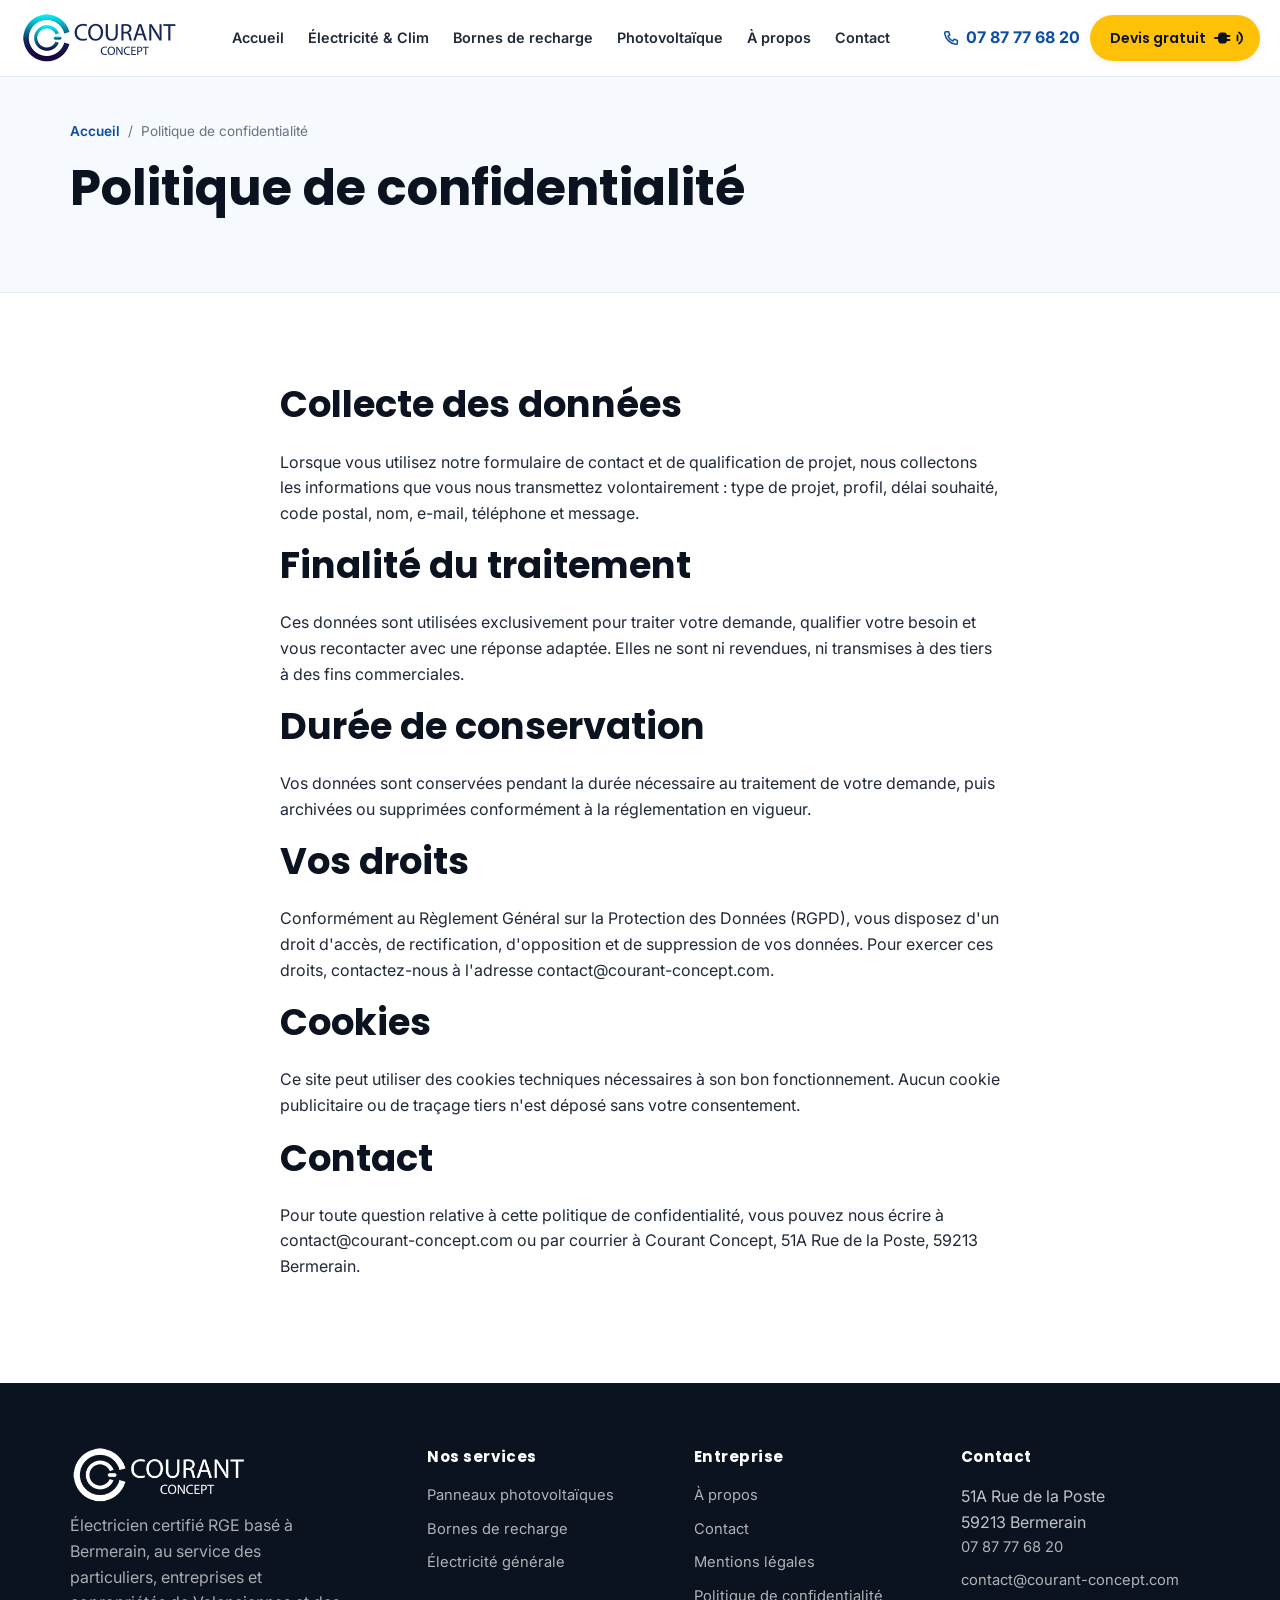
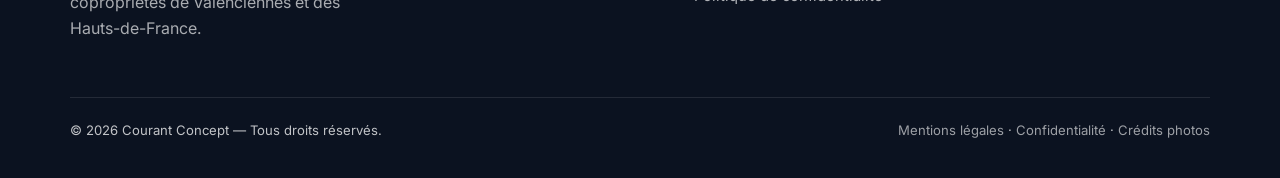
<file: politique-confidentialite.html>
<!DOCTYPE html>
<html lang="fr">
<head>
<meta charset="UTF-8">
<meta name="viewport" content="width=device-width, initial-scale=1">
<title>Politique de confidentialité | Courant Concept</title>
<meta name="description" content="Politique de confidentialité et protection des données personnelles du site Courant Concept.">
<meta name="robots" content="noindex, follow">
<link rel="canonical" href="https://www.courant-concept.com/politique-confidentialite.html">
<link rel="icon" href="favicon.svg" type="image/svg+xml">
<link rel="preconnect" href="https://fonts.googleapis.com">
<link rel="preconnect" href="https://fonts.gstatic.com" crossorigin>
<link href="https://fonts.googleapis.com/css2?family=Inter:wght@400;500;600;700&family=Poppins:wght@600;700&display=swap" rel="stylesheet">
<link rel="stylesheet" href="css/style.css">
</head>
<body>
<a href="#main" class="skip-link">Aller au contenu</a>

<header class="site-header">
  <div class="container header-inner">
    <a href="index.html" class="brand" aria-label="Courant Concept – accueil">
      <img src="images/2-LIGNElogo-courantconcept.png" alt="Courant Concept" class="brand-logo" width="320" height="100">
    </a>
    <nav class="main-nav" id="main-nav">
      <a href="index.html">Accueil</a>
      <a href="electricite-climatisation.html">Électricité &amp; Clim</a>
      <a href="bornes-de-recharge.html">Bornes de recharge</a>
      <a href="photovoltaique.html">Photovoltaïque</a>
      <a href="a-propos.html">À propos</a>
      <a href="contact.html">Contact</a>
    </nav>
    <div class="header-actions">
      <a href="tel:+33787776820" class="header-phone">
        <svg viewBox="0 0 24 24" fill="none" stroke="currentColor" stroke-width="2" stroke-linecap="round" stroke-linejoin="round"><path d="M5.5 3.5h3.3l1.5 4.3-2.2 1.8a12 12 0 0 0 6.3 6.3l1.8-2.2 4.3 1.5v3.3c0 1.1-.9 2-2 2A17.5 17.5 0 0 1 3.5 5.5c0-1.1.9-2 2-2z"/></svg>
        <span>07 87 77 68 20</span>
      </a>
      <a href="contact.html" class="btn btn-primary btn-sm">Devis gratuit</a>
      <button class="nav-toggle" aria-label="Ouvrir le menu" aria-expanded="false" aria-controls="main-nav">
        <svg viewBox="0 0 24 24" fill="none" stroke="currentColor" stroke-width="2" stroke-linecap="round" stroke-linejoin="round"><line x1="3.5" y1="6.5" x2="20.5" y2="6.5"/><line x1="3.5" y1="12" x2="20.5" y2="12"/><line x1="3.5" y1="17.5" x2="20.5" y2="17.5"/></svg>
      </button>
    </div>
  </div>
</header>

<main id="main">
  <section class="page-header">
    <div class="container">
      <div class="breadcrumb"><a href="index.html">Accueil</a><span>/</span><span>Politique de confidentialité</span></div>
      <h1>Politique de confidentialité</h1>
    </div>
  </section>

  <section class="section">
    <div class="container" style="max-width:760px;">
      <h2>Collecte des données</h2>
      <p>Lorsque vous utilisez notre formulaire de contact et de qualification de projet, nous collectons les informations que vous nous transmettez volontairement : type de projet, profil, délai souhaité, code postal, nom, e-mail, téléphone et message.</p>

      <h2>Finalité du traitement</h2>
      <p>Ces données sont utilisées exclusivement pour traiter votre demande, qualifier votre besoin et vous recontacter avec une réponse adaptée. Elles ne sont ni revendues, ni transmises à des tiers à des fins commerciales.</p>

      <h2>Durée de conservation</h2>
      <p>Vos données sont conservées pendant la durée nécessaire au traitement de votre demande, puis archivées ou supprimées conformément à la réglementation en vigueur.</p>

      <h2>Vos droits</h2>
      <p>Conformément au Règlement Général sur la Protection des Données (RGPD), vous disposez d'un droit d'accès, de rectification, d'opposition et de suppression de vos données. Pour exercer ces droits, contactez-nous à l'adresse <a href="mailto:contact@courant-concept.com">contact@courant-concept.com</a>.</p>

      <h2>Cookies</h2>
      <p>Ce site peut utiliser des cookies techniques nécessaires à son bon fonctionnement. Aucun cookie publicitaire ou de traçage tiers n'est déposé sans votre consentement.</p>

      <h2>Contact</h2>
      <p>Pour toute question relative à cette politique de confidentialité, vous pouvez nous écrire à <a href="mailto:contact@courant-concept.com">contact@courant-concept.com</a> ou par courrier à Courant Concept, 51A Rue de la Poste, 59213 Bermerain.</p>
    </div>
  </section>
</main>

<footer class="site-footer">
  <div class="container">
    <div class="footer-grid">
      <div class="footer-brand">
        <a href="index.html" class="brand brand--footer" aria-label="Courant Concept – accueil">
          <img src="images/2-LIGNElogo-courantconcept.png" alt="Courant Concept" class="brand-logo" width="320" height="100" loading="lazy">
        </a>
        <p>Électricien certifié RGE basé à Bermerain, au service des particuliers, entreprises et copropriétés de Valenciennes et des Hauts-de-France.</p>
      </div>
      <nav>
        <h4>Nos services</h4>
        <a href="photovoltaique.html">Panneaux photovoltaïques</a>
        <a href="bornes-de-recharge.html">Bornes de recharge</a>
        <a href="electricite-climatisation.html">Électricité générale</a>
      </nav>
      <nav>
        <h4>Entreprise</h4>
        <a href="a-propos.html">À propos</a>
        <a href="contact.html">Contact</a>
        <a href="mentions-legales.html">Mentions légales</a>
        <a href="politique-confidentialite.html">Politique de confidentialité</a>
      </nav>
      <div>
        <h4>Contact</h4>
        <address style="font-style:normal;">51A Rue de la Poste<br>59213 Bermerain</address>
        <a href="tel:+33787776820">07 87 77 68 20</a>
        <a href="mailto:contact@courant-concept.com">contact@courant-concept.com</a>
      </div>
    </div>
    <div class="footer-bottom">
      <p>&copy; <span data-year></span> Courant Concept — Tous droits réservés.</p>
      <p><a href="mentions-legales.html">Mentions légales</a> · <a href="politique-confidentialite.html">Confidentialité</a> · <a href="mentions-legales.html#credits-photos">Crédits photos</a></p>
    </div>
  </div>
</footer>

<script src="js/main.js"></script>
</body>
</html>
</file>
<file: css/style.css>
/* =========================================================
   Courant Concept — Feuille de style principale
   ========================================================= */

/* ---------- Variables ---------- */
:root {
  --color-primary: #0a4da3;
  --color-primary-dark: #073872;
  --color-primary-light: #e8f1fc;
  --color-accent: #ffc107;
  --color-accent-dark: #e6a800;
  --color-success: #16a34a;
  --color-success-light: #e8f7ee;
  --color-dark: #0b1220;
  --color-text: #1f2937;
  --color-text-light: #6b7280;
  --color-bg: #ffffff;
  --color-bg-alt: #f6f9fd;
  --color-border: #e5e9f0;

  --font-heading: "Poppins", "Inter", system-ui, sans-serif;
  --font-body: "Inter", system-ui, sans-serif;

  --radius-sm: 8px;
  --radius-md: 14px;
  --radius-lg: 22px;
  --shadow-sm: 0 2px 8px rgba(11, 18, 32, 0.06);
  --shadow-md: 0 10px 30px rgba(11, 18, 32, 0.09);
  --shadow-lg: 0 20px 50px rgba(11, 18, 32, 0.14);

  --container-w: 1180px;
  --header-h: 76px;
}

/* ---------- Reset ---------- */
* , *::before, *::after { box-sizing: border-box; }
html { scroll-behavior: smooth; overflow-x: hidden; }
body {
  margin: 0;
  font-family: var(--font-body);
  color: var(--color-text);
  background: var(--color-bg);
  line-height: 1.6;
  -webkit-font-smoothing: antialiased;
  overflow-x: hidden;
  max-width: 100vw;
}
img, svg { max-width: 100%; display: block; }
a { color: inherit; text-decoration: none; }
ul { margin: 0; padding: 0; list-style: none; }
button { font-family: inherit; cursor: pointer; }
input, select, textarea { font-family: inherit; font-size: 1rem; }
h1, h2, h3, h4 {
  font-family: var(--font-heading);
  color: var(--color-dark);
  line-height: 1.25;
  margin: 0 0 .6em;
  font-weight: 700;
}
p { margin: 0 0 1em; }
.visually-hidden {
  position: absolute; width: 1px; height: 1px; overflow: hidden;
  clip: rect(0 0 0 0); white-space: nowrap;
}
:focus-visible { outline: 3px solid var(--color-accent); outline-offset: 2px; }

/* ---------- Layout helpers ---------- */
.container {
  width: 100%;
  max-width: var(--container-w);
  margin: 0 auto;
  padding: 0 20px;
}
.section { padding: 88px 0; }
.section--alt { background: var(--color-bg-alt); }
.section-head { max-width: 680px; margin: 0 auto 48px; text-align: center; }
.section-head p { color: var(--color-text-light); font-size: 1.08rem; }
.eyebrow {
  display: inline-flex; align-items: center; gap: 8px;
  font-family: var(--font-heading); font-weight: 600; font-size: .8rem;
  letter-spacing: .08em; text-transform: uppercase;
  color: var(--color-primary); background: var(--color-primary-light);
  padding: 6px 14px; border-radius: 999px; margin-bottom: 16px;
}
h1 { font-size: clamp(2rem, 4.2vw, 3.1rem); }
h2 { font-size: clamp(1.6rem, 3vw, 2.3rem); }
h3 { font-size: 1.25rem; }
.lead { font-size: 1.15rem; color: var(--color-text-light); }
.grid { display: grid; gap: 28px; }
.grid-2 { grid-template-columns: repeat(2, 1fr); }
.grid-3 { grid-template-columns: repeat(3, 1fr); }
.grid-4 { grid-template-columns: repeat(4, 1fr); }
@media (max-width: 980px) {
  .grid-3, .grid-4 { grid-template-columns: repeat(2, 1fr); }
}
@media (max-width: 640px) {
  .grid-2, .grid-3, .grid-4 { grid-template-columns: 1fr; }
  .section { padding: 60px 0; }
}
@media (max-width: 480px) {
  .btn { white-space: normal; text-align: center; }
  .hero-cta .btn, .cta-band .btn { width: 100%; }
}

/* ---------- Buttons ---------- */
.btn {
  display: inline-flex; align-items: center; justify-content: center; gap: 8px;
  font-family: var(--font-heading); font-weight: 600; font-size: .98rem;
  padding: 14px 26px; border-radius: 999px; border: 2px solid transparent;
  transition: transform .15s ease, box-shadow .15s ease, background .15s ease, color .15s ease;
  white-space: nowrap;
}
.btn:hover { transform: translateY(-2px); }
.btn-primary { background: var(--color-accent); color: var(--color-dark); box-shadow: var(--shadow-sm); }
.btn-primary:hover { background: var(--color-accent-dark); box-shadow: var(--shadow-md); }
.btn-secondary { background: var(--color-primary); color: #fff; box-shadow: var(--shadow-sm); }
.btn-secondary:hover { background: var(--color-primary-dark); box-shadow: var(--shadow-md); }
.btn-outline { background: transparent; border-color: rgba(255,255,255,.5); color: #fff; }
.btn-outline:hover { background: rgba(255,255,255,.12); }
.btn-outline-dark { background: transparent; border-color: var(--color-border); color: var(--color-dark); }
.btn-outline-dark:hover { border-color: var(--color-primary); color: var(--color-primary); }
.btn-block { width: 100%; }
.btn-sm { padding: 10px 18px; font-size: .88rem; }
.btn[disabled] { opacity: .5; cursor: not-allowed; transform: none; }

/* ---------- Header ---------- */
.site-header {
  position: sticky; top: 0; z-index: 100;
  background: rgba(255,255,255,.92); backdrop-filter: saturate(180%) blur(10px);
  border-bottom: 1px solid var(--color-border);
}
.site-header .container { max-width: 1360px; }
.header-inner {
  display: flex; align-items: center; justify-content: space-between;
  height: var(--header-h);
  gap: 18px;
}
.brand { display: flex; align-items: center; gap: 10px; font-family: var(--font-heading); font-weight: 700; font-size: 1.1rem; color: var(--color-dark); flex-shrink: 0; white-space: nowrap; }
.brand-logo { display: block; height: 50px; width: auto; }
.brand--footer { margin-bottom: 14px; }
.brand--footer .brand-logo { height: 56px; filter: brightness(0) invert(1); }
@media (max-width: 460px) { .site-header .brand-logo { height: 42px; } }
.brand-mark {
  display: inline-flex; align-items: center; justify-content: center;
  width: 42px; height: 42px; border-radius: 12px; flex-shrink: 0;
  background: linear-gradient(145deg, var(--color-primary), var(--color-primary-dark));
  color: var(--color-accent);
}
.brand-mark svg { width: 24px; height: 24px; }
.brand span small { display: block; font-size: .66rem; font-weight: 500; color: var(--color-text-light); letter-spacing: .02em; white-space: nowrap; }

.main-nav { display: flex; align-items: center; gap: 2px; flex-shrink: 0; }
.main-nav a {
  display: inline-block; padding: 9px 11px; border-radius: 999px; white-space: nowrap;
  font-weight: 600; font-size: .9rem; color: var(--color-text);
  transition: background .15s ease, color .15s ease;
}
.main-nav a:hover, .main-nav a[aria-current="page"] { background: var(--color-primary-light); color: var(--color-primary); }

.header-actions { display: flex; align-items: center; gap: 10px; flex-shrink: 0; }
.header-phone { display: inline-flex; align-items: center; gap: 6px; font-weight: 700; color: var(--color-primary); white-space: nowrap; }
.header-phone svg { width: 18px; height: 18px; flex-shrink: 0; }

.nav-toggle {
  display: none; background: none; border: none; width: 44px; height: 44px;
  border-radius: 10px; align-items: center; justify-content: center; flex-shrink: 0;
}
.nav-toggle svg { width: 26px; height: 26px; }
.nav-mobile-extra { display: none; }

@media (max-width: 1260px) {
  .main-nav {
    position: fixed; inset: var(--header-h) 0 0 0; height: calc(100vh - var(--header-h));
    background: #fff; flex-direction: column; align-items: stretch; gap: 0;
    padding: 20px; transform: translateX(100%); transition: transform .25s ease;
    overflow-y: auto;
  }
  .main-nav.is-open { transform: translateX(0); }
  .main-nav a { padding: 16px; font-size: 1.05rem; border-bottom: 1px solid var(--color-border); border-radius: 0; }
  .nav-mobile-extra { display: flex; flex-direction: column; gap: 12px; margin-top: 16px; padding-top: 20px; border-top: 1px solid var(--color-border); }
  .header-phone span { display: none; }
  .nav-toggle { display: inline-flex; }
  .header-actions .btn-primary.btn-sm { padding: 10px 14px; }
}

@media (max-width: 460px) {
  .header-actions .header-phone,
  .header-actions .btn-primary.btn-sm { display: none; }
}

/* ---------- Hero ---------- */
.hero {
  position: relative; overflow: hidden;
  background: radial-gradient(1200px 600px at 85% -10%, rgba(255,193,7,.18), transparent 60%),
              linear-gradient(160deg, var(--color-dark) 0%, var(--color-primary-dark) 55%, var(--color-primary) 100%);
  color: #fff;
  padding: 72px 0 96px;
}
.hero-inner { display: grid; grid-template-columns: 1.1fr .9fr; gap: 56px; align-items: center; }
.hero-badges { display: flex; flex-wrap: wrap; gap: 10px; margin-bottom: 22px; }
.hero-badges .badge { background: rgba(255,255,255,.12); border: 1px solid rgba(255,255,255,.35); color: #fff; }
.hero h1 { color: #fff; margin-bottom: 20px; }
.hero .lead { color: rgba(255,255,255,.82); max-width: 560px; }
.hero-cta { display: flex; flex-wrap: wrap; gap: 14px; margin-top: 30px; }
.hero-trust { display: flex; flex-wrap: wrap; gap: 22px; margin-top: 40px; color: rgba(255,255,255,.75); font-size: .85rem; }
.hero-trust strong { color: #fff; display: block; font-family: var(--font-heading); font-size: 1rem; }
.hero-art { position: relative; }
@media (max-width: 980px) {
  .hero-inner { grid-template-columns: 1fr; }
  .hero-art { order: -1; max-width: 320px; margin: 0 auto; }
}

/* ---------- Photo frames ---------- */
.photo-frame {
  display: block; border-radius: var(--radius-lg); overflow: hidden; box-shadow: var(--shadow-lg);
  aspect-ratio: 4 / 3; position: relative;
}
.photo-frame img { width: 100%; height: 100%; object-fit: cover; display: block; }
.photo-frame--tall { aspect-ratio: 3 / 4; }
.photo-frame--wide { aspect-ratio: 16 / 10; }
.hero-art .photo-frame { max-width: 460px; margin: 0 auto; border: 4px solid rgba(255,255,255,.15); }
.hero-photo-wrap { position: relative; max-width: 460px; margin: 0 auto; }
.hero-float-chip {
  position: absolute; display: flex; align-items: center; gap: 10px;
  background: #fff; border-radius: var(--radius-md); box-shadow: var(--shadow-lg);
  padding: 12px 16px; z-index: 2;
}
.hero-float-chip .chip-icon {
  width: 38px; height: 38px; border-radius: 10px; flex-shrink: 0;
  background: var(--color-primary-light); color: var(--color-primary);
  display: flex; align-items: center; justify-content: center;
}
.hero-float-chip .chip-icon svg { width: 20px; height: 20px; }
.hero-float-chip strong { display: block; font-family: var(--font-heading); font-size: .85rem; color: var(--color-dark); }
.hero-float-chip span { font-size: .72rem; color: var(--color-text-light); }
.hero-float-chip.chip-top { top: -18px; left: -18px; }
.hero-float-chip.chip-bottom { bottom: -18px; right: -18px; }
@media (max-width: 460px) {
  .hero-float-chip { padding: 8px 12px; }
  .hero-float-chip.chip-top { top: -12px; left: -8px; }
  .hero-float-chip.chip-bottom { bottom: -12px; right: -8px; }
}

.photo-gallery-item figcaption {
  font-size: .85rem; font-weight: 600; color: var(--color-text); margin-top: 12px;
}
.photo-gallery-item { margin: 0; }

/* decorative sunburst / orbit illustration (pure CSS/SVG, no stock photos) */
.orbit {
  position: relative; width: 100%; aspect-ratio: 1; max-width: 420px; margin: 0 auto;
}
.orbit-core {
  position: absolute; inset: 32%; border-radius: 50%;
  background: radial-gradient(circle at 35% 30%, #ffe59a, var(--color-accent) 60%, var(--color-accent-dark));
  box-shadow: 0 0 60px rgba(255,193,7,.55);
}
.orbit-ring { position: absolute; border: 1.5px dashed rgba(255,255,255,.28); border-radius: 50%; inset: 0; animation: spin 26s linear infinite; }
.orbit-ring--2 { inset: 12%; animation-duration: 40s; animation-direction: reverse; }
.orbit-chip {
  position: absolute; width: 56px; height: 56px; border-radius: 16px;
  background: #fff; box-shadow: var(--shadow-md); display: flex; align-items: center; justify-content: center;
  color: var(--color-primary);
}
.orbit-chip svg { width: 28px; height: 28px; }
.orbit-chip.c1 { top: 2%; left: 46%; }
.orbit-chip.c2 { top: 42%; right: -4%; }
.orbit-chip.c3 { bottom: 4%; left: 42%; }
.orbit-chip.c4 { top: 42%; left: -4%; }
@keyframes spin { to { transform: rotate(360deg); } }
@media (prefers-reduced-motion: reduce) { .orbit-ring { animation: none; } }

/* ---------- Badges / chips ---------- */
.badge {
  display: inline-flex; align-items: center; gap: 6px; font-size: .82rem; font-weight: 600;
  padding: 7px 13px; border-radius: 999px; background: var(--color-bg-alt); color: var(--color-text);
  border: 1px solid var(--color-border);
}
.badge-accent { background: #fff7e0; color: #8a6400; border-color: #ffe49b; }
.badge-success { background: var(--color-success-light); color: #0f6b32; border-color: #bfe8cf; }
.chip-row { display: flex; flex-wrap: wrap; gap: 10px; }

/* ---------- Cards ---------- */
.card {
  background: #fff; border: 1px solid var(--color-border); border-radius: var(--radius-lg);
  padding: 32px; box-shadow: var(--shadow-sm); transition: box-shadow .2s ease, transform .2s ease;
}
.card:hover { box-shadow: var(--shadow-md); transform: translateY(-3px); }
.card-icon {
  width: 56px; height: 56px; border-radius: 14px; display: flex; align-items: center; justify-content: center;
  background: var(--color-primary-light); color: var(--color-primary); margin-bottom: 20px;
}
.card-icon svg { width: 28px; height: 28px; }
.card a.card-link { display: inline-flex; align-items: center; gap: 6px; font-weight: 700; color: var(--color-primary); margin-top: 10px; }
.card a.card-link svg { width: 16px; height: 16px; transition: transform .15s ease; }
.card a.card-link:hover svg { transform: translateX(3px); }

.service-card { display: flex; flex-direction: column; height: 100%; }

/* ---------- Process steps ---------- */
.process { display: grid; grid-template-columns: repeat(4, 1fr); gap: 24px; counter-reset: step; }
.process-step { position: relative; padding: 28px 22px; background: #fff; border-radius: var(--radius-md); border: 1px solid var(--color-border); }
.process-step::before {
  counter-increment: step; content: counter(step);
  position: absolute; top: -18px; left: 22px; width: 36px; height: 36px; border-radius: 50%;
  background: var(--color-primary); color: #fff; font-family: var(--font-heading); font-weight: 700;
  display: flex; align-items: center; justify-content: center; box-shadow: var(--shadow-sm);
}
@media (max-width: 980px) { .process { grid-template-columns: repeat(2, 1fr); } }
@media (max-width: 640px) { .process { grid-template-columns: 1fr; } }

/* ---------- Stats bar ---------- */
.stats-bar { background: var(--color-primary-dark); color: #fff; }
.stats-bar .grid-4 { padding: 40px 0; text-align: center; gap: 20px; }
.stats-bar strong { display: block; font-family: var(--font-heading); font-size: 1.6rem; color: var(--color-accent); }
.stats-bar span { font-size: .88rem; color: rgba(255,255,255,.78); }

/* ---------- Pricing / offer box ---------- */
.offer-box {
  background: linear-gradient(135deg, var(--color-primary), var(--color-primary-dark));
  color: #fff; border-radius: var(--radius-lg); padding: 40px; box-shadow: var(--shadow-lg);
}
.offer-price { font-family: var(--font-heading); font-size: 2.4rem; font-weight: 700; color: var(--color-accent); }
.offer-price small { font-size: 1rem; font-weight: 500; color: rgba(255,255,255,.75); }
.check-list li { display: flex; gap: 10px; align-items: flex-start; margin-bottom: 12px; }
.check-list svg { width: 20px; height: 20px; flex-shrink: 0; color: var(--color-success); margin-top: 2px; }
.offer-box .check-list svg { color: var(--color-accent); }

/* ---------- Segment tabs (bornes page) ---------- */
.segment-card { border-radius: var(--radius-lg); border: 1px solid var(--color-border); padding: 36px; background: #fff; }
.segment-card .card-icon { background: var(--color-success-light); color: var(--color-success); }

/* ---------- Table ---------- */
.table-wrap { overflow-x: auto; border-radius: var(--radius-md); border: 1px solid var(--color-border); }
table { width: 100%; border-collapse: collapse; min-width: 560px; }
th, td { padding: 14px 18px; text-align: left; border-bottom: 1px solid var(--color-border); font-size: .95rem; }
thead th { background: var(--color-bg-alt); font-family: var(--font-heading); color: var(--color-dark); }
tbody tr:last-child td { border-bottom: none; }

/* ---------- Accordion (FAQ) ---------- */
.accordion-item { border: 1px solid var(--color-border); border-radius: var(--radius-md); margin-bottom: 14px; overflow: hidden; background: #fff; }
.accordion-trigger {
  width: 100%; display: flex; align-items: center; justify-content: space-between; gap: 16px;
  background: none; border: none; padding: 20px 24px; text-align: left; font-family: var(--font-heading);
  font-weight: 600; font-size: 1.02rem; color: var(--color-dark);
}
.accordion-trigger svg { width: 20px; height: 20px; flex-shrink: 0; transition: transform .2s ease; color: var(--color-primary); }
.accordion-item[data-open="true"] .accordion-trigger svg { transform: rotate(180deg); }
.accordion-panel { max-height: 0; overflow: hidden; transition: max-height .25s ease; }
.accordion-panel-inner { padding: 0 24px 22px; color: var(--color-text-light); }

/* ---------- Testimonials / reviews CTA ---------- */
.reviews-box { display: flex; align-items: center; justify-content: space-between; gap: 24px; flex-wrap: wrap; background: #fff; border: 1px solid var(--color-border); border-radius: var(--radius-lg); padding: 32px; }
.stars { color: var(--color-accent-dark); font-size: 1.3rem; letter-spacing: 2px; }

/* ---------- CTA band ---------- */
.cta-band { background: linear-gradient(135deg, var(--color-dark), var(--color-primary-dark)); color: #fff; border-radius: var(--radius-lg); padding: 56px; text-align: center; }
.cta-band h2 { color: #fff; }
.cta-band .lead { color: rgba(255,255,255,.8); margin: 0 auto 28px; max-width: 560px; }

/* ---------- Footer ---------- */
.site-footer { background: var(--color-dark); color: rgba(255,255,255,.75); padding: 64px 0 24px; }
.footer-grid { display: grid; grid-template-columns: 1.4fr 1fr 1fr 1.1fr; gap: 40px; padding-bottom: 40px; border-bottom: 1px solid rgba(255,255,255,.1); }
.footer-grid h4 { color: #fff; font-size: .95rem; letter-spacing: .03em; margin-bottom: 18px; }
.footer-grid a, .footer-grid li { font-size: .92rem; color: rgba(255,255,255,.68); margin-bottom: 10px; display: block; }
.footer-grid a:hover { color: var(--color-accent); }
.footer-brand p { max-width: 280px; color: rgba(255,255,255,.65); }
.footer-social { display: flex; gap: 10px; margin-top: 18px; }
.footer-social a { width: 38px; height: 38px; border-radius: 10px; background: rgba(255,255,255,.08); display: flex; align-items: center; justify-content: center; }
.footer-social svg { width: 18px; height: 18px; }
.footer-bottom { display: flex; justify-content: space-between; flex-wrap: wrap; gap: 10px; padding-top: 22px; font-size: .82rem; }
.footer-bottom a { color: rgba(255,255,255,.6); }
@media (max-width: 860px) { .footer-grid { grid-template-columns: 1fr 1fr; } }
@media (max-width: 560px) { .footer-grid { grid-template-columns: 1fr; } }

/* ---------- Breadcrumb / page header (inner pages) ---------- */
.page-header { background: var(--color-bg-alt); border-bottom: 1px solid var(--color-border); padding: 44px 0; }
.breadcrumb { display: flex; gap: 8px; align-items: center; font-size: .85rem; color: var(--color-text-light); margin-bottom: 14px; }
.breadcrumb a { color: var(--color-primary); font-weight: 600; }

/* =========================================================
   Lead qualification wizard
   ========================================================= */
.wizard {
  background: #fff; border: 1px solid var(--color-border); border-radius: var(--radius-lg);
  box-shadow: var(--shadow-md); overflow: hidden;
}
.wizard-progress { padding: 26px 32px 0; }
.wizard-steps { display: flex; justify-content: space-between; margin-bottom: 10px; }
.wizard-steps span { font-size: .78rem; font-weight: 600; color: var(--color-text-light); }
.wizard-steps span.is-active { color: var(--color-primary); }
.progress-track { height: 6px; background: var(--color-bg-alt); border-radius: 999px; overflow: hidden; }
.progress-bar { height: 100%; width: 20%; background: linear-gradient(90deg, var(--color-primary), var(--color-accent)); border-radius: 999px; transition: width .3s ease; }
.wizard-body { padding: 36px 32px 10px; min-height: 320px; }
.wizard-footer { display: flex; justify-content: space-between; align-items: center; padding: 20px 32px 32px; gap: 14px; }

.wizard-step { display: none; }
.wizard-step.is-active { display: block; animation: fadeUp .35s ease; }
@keyframes fadeUp { from { opacity: 0; transform: translateY(10px); } to { opacity: 1; transform: translateY(0); } }

.wizard-step h3 { margin-bottom: 6px; }
.wizard-step .step-hint { color: var(--color-text-light); margin-bottom: 26px; }

.option-grid { display: grid; grid-template-columns: repeat(2, 1fr); gap: 14px; }
@media (max-width: 560px) { .option-grid { grid-template-columns: 1fr; } }

.option-card {
  position: relative; display: block; border: 2px solid var(--color-border); border-radius: var(--radius-md);
  padding: 18px 48px 18px 54px; cursor: pointer; transition: border-color .15s ease, background .15s ease;
}
.option-card input { position: absolute; opacity: 0; }
.option-card .opt-icon {
  position: absolute; left: 16px; top: 16px; width: 26px; height: 26px; color: var(--color-primary);
}
.option-card strong { display: block; font-family: var(--font-heading); font-size: 1rem; margin-bottom: 2px; }
.option-card small { color: var(--color-text-light); }
.option-card::after {
  content: ""; position: absolute; top: 18px; right: 16px; width: 20px; height: 20px; border-radius: 50%;
  border: 2px solid var(--color-border); transition: border-color .15s ease, background .15s ease;
}
.option-card:hover { border-color: var(--color-primary); }
.option-card input:checked ~ .opt-icon { color: var(--color-primary); }
.option-card:has(input:checked) { border-color: var(--color-primary); background: var(--color-primary-light); }
.option-card:has(input:checked)::after { border-color: var(--color-primary); background: var(--color-primary); box-shadow: inset 0 0 0 4px #fff; }

.field { margin-bottom: 22px; }
.field label { display: block; font-weight: 600; font-size: .92rem; margin-bottom: 8px; }
.field input[type="text"], .field input[type="email"], .field input[type="tel"], .field select, .field textarea {
  width: 100%; padding: 13px 16px; border: 2px solid var(--color-border); border-radius: var(--radius-sm);
  background: #fff; transition: border-color .15s ease;
}
.field input:focus, .field select:focus, .field textarea:focus { border-color: var(--color-primary); outline: none; }
.field-row { display: grid; grid-template-columns: 1fr 1fr; gap: 16px; }
@media (max-width: 560px) { .field-row { grid-template-columns: 1fr; } }
.field-hint { font-size: .82rem; color: var(--color-text-light); margin-top: 6px; }

.checkbox-field { display: flex; gap: 10px; align-items: flex-start; font-size: .88rem; color: var(--color-text-light); }
.checkbox-field input { margin-top: 3px; }

.summary-list { border: 1px solid var(--color-border); border-radius: var(--radius-md); overflow: hidden; margin-bottom: 20px; }
.summary-list div { display: flex; justify-content: space-between; gap: 12px; padding: 14px 18px; border-bottom: 1px solid var(--color-border); font-size: .92rem; }
.summary-list div:last-child { border-bottom: none; }
.summary-list dt { color: var(--color-text-light); }
.summary-list dd { margin: 0; font-weight: 600; text-align: right; }

.wizard-success { text-align: center; padding: 50px 20px 20px; display: none; }
.wizard-success .success-icon {
  width: 72px; height: 72px; border-radius: 50%; background: var(--color-success-light); color: var(--color-success);
  display: flex; align-items: center; justify-content: center; margin: 0 auto 22px;
}
.wizard-success .success-icon svg { width: 36px; height: 36px; }

.error-text { color: #c0362c; font-size: .82rem; margin-top: 6px; display: none; }
.field.has-error input, .field.has-error select { border-color: #c0362c; }
.field.has-error .error-text { display: block; }
.option-grid.has-error { outline: 2px solid #c0362c; outline-offset: 10px; border-radius: 12px; }
.option-grid.has-error + .error-text { display: block; }
.checkbox-field.has-error { color: #c0362c; }
.checkbox-field.has-error + .error-text { display: block; }

/* Sidebar trust panel on contact page */
.contact-info-card { background: #fff; border: 1px solid var(--color-border); border-radius: var(--radius-lg); padding: 28px; margin-bottom: 20px; }
.contact-info-card .info-row { display: flex; gap: 14px; align-items: flex-start; margin-bottom: 18px; }
.contact-info-card .info-row:last-child { margin-bottom: 0; }
.contact-info-card .info-row svg { width: 22px; height: 22px; color: var(--color-primary); flex-shrink: 0; margin-top: 2px; }
.contact-info-card .info-row strong { display: block; font-size: .95rem; }
.contact-info-card .info-row span { color: var(--color-text-light); font-size: .92rem; }

.map-frame { border-radius: var(--radius-lg); overflow: hidden; border: 1px solid var(--color-border); }
.map-frame iframe { width: 100%; height: 260px; border: 0; display: block; }

/* ---------- 404 ---------- */
.error-page { padding: 120px 0; text-align: center; }
.error-page .error-code { font-family: var(--font-heading); font-size: clamp(4rem, 14vw, 8rem); font-weight: 700; color: var(--color-primary-light); line-height: 1; }

/* ---------- Reveal on scroll ----------
   Content is visible by default so it never depends on JS running or on
   the element having been scrolled into view (full-page screenshots,
   printing, slow/blocked scripts). JS only adds a subtle entrance
   animation for elements that are revealed while in view. */
[data-reveal].is-visible { animation: fadeUpOnce .6s ease both; }
@keyframes fadeUpOnce { from { opacity: 0; transform: translateY(18px); } to { opacity: 1; transform: translateY(0); } }
@media (prefers-reduced-motion: reduce) { [data-reveal].is-visible { animation: none; } }

/* ---------- Skip link ---------- */
.skip-link {
  position: absolute; left: -999px; top: 0; background: var(--color-dark); color: #fff;
  padding: 12px 18px; border-radius: 0 0 10px 0; z-index: 999;
}
.skip-link:focus { left: 0; }

/* ---------- Intro : la fiche se branche dans le logo ---------- */
.intro {
  position: fixed; inset: 0; z-index: 1000; background: #fff;
  display: flex; align-items: center; justify-content: center; cursor: pointer;
  transition: transform .7s cubic-bezier(.7,0,.2,1), opacity .5s ease .2s;
}
.intro.is-done { transform: translateY(-100%); opacity: 0; pointer-events: none; }
.intro-stage { position: relative; width: min(380px, 80vw); aspect-ratio: 320 / 100; }
.intro-svg { position: absolute; left: 0; top: 0; height: 100%; width: auto; overflow: visible; }
.intro-logo { position: absolute; inset: 0; width: 100%; height: auto; opacity: 0; }
.intro-ring { stroke-dasharray: 260; stroke-dashoffset: 260; }
.intro-ring--inner { stroke-dasharray: 160; stroke-dashoffset: 160; }
.intro-plug, .intro-plug-body { transform: translateX(260px); }
.intro-flash { opacity: 0; transform-origin: 75px 50px; transform-box: view-box; }
.intro-bar { position: absolute; left: 34%; right: 0; bottom: -26px; height: 4px; border-radius: 4px; background: #e8eef6; overflow: hidden; opacity: 0; }
.intro-bar span { display: block; height: 100%; width: 0; background: linear-gradient(90deg, #05d8e3, #14255a); }

.intro.is-playing .intro-plug { animation: introPlug .75s cubic-bezier(.2,.8,.25,1) .15s forwards; }
.intro.is-playing .intro-plug-body { animation: introPlug .75s cubic-bezier(.2,.8,.25,1) .15s forwards, introUnplug .4s ease-in 1.7s forwards; }
.intro.is-playing .intro-flash { animation: introFlash .45s ease-out .85s forwards; }
.intro.is-playing .intro-ring { animation: introDraw .9s cubic-bezier(.5,0,.2,1) .95s forwards; }
.intro.is-playing .intro-ring--inner { animation: introDraw .7s cubic-bezier(.5,0,.2,1) 1.1s forwards; }
.intro.is-playing .intro-bar { animation: introFade .2s ease .9s forwards, introFadeOut .3s ease 2.1s forwards; }
.intro.is-playing .intro-bar span { animation: introCharge 1.05s cubic-bezier(.4,0,.2,1) .95s forwards; }
.intro.is-playing .intro-svg { animation: introFadeOut .35s ease 2.05s forwards; }
.intro.is-playing .intro-logo { animation: introLogo .5s ease 2s forwards; }

@keyframes introPlug { 0% { transform: translateX(260px); } 85% { transform: translateX(-3px); } 100% { transform: translateX(0); } }
@keyframes introUnplug { to { opacity: 0; } }
@keyframes introFlash { 0% { opacity: 0; transform: scale(.4); } 30% { opacity: 1; } 100% { opacity: 0; transform: scale(2.2); } }
@keyframes introDraw { to { stroke-dashoffset: 0; } }
@keyframes introCharge { to { width: 100%; } }
@keyframes introFade { to { opacity: 1; } }
@keyframes introFadeOut { to { opacity: 0; } }
@keyframes introLogo { from { opacity: 0; transform: translateX(6px); } to { opacity: 1; transform: none; } }
@media (prefers-reduced-motion: reduce) { .intro { display: none; } }

/* ---------- Micro-interactions au survol ---------- */
@media (hover: hover) and (prefers-reduced-motion: no-preference) {
  /* Photos : zoom lent dans le cadre */
  .photo-frame img { transition: transform .8s cubic-bezier(.2,.7,.2,1), filter .5s ease; }
  .photo-frame:hover img { transform: scale(1.06); filter: saturate(1.1); }

  /* Cartes services : l'icône s'allume en jaune */
  .card-icon { transition: background .25s ease, color .25s ease, transform .35s cubic-bezier(.3,1.6,.5,1); }
  .card:hover .card-icon { background: var(--color-accent); color: var(--color-dark); transform: rotate(-6deg) scale(1.08); }

  /* Badges : légère lueur */
  .badge { transition: background .2s ease, border-color .2s ease, transform .2s ease; }
  .hero-badges .badge:hover { background: rgba(255,255,255,.2); border-color: rgba(255,255,255,.6); transform: translateY(-2px); }

  /* Image du hero : léger effet 3D qui suit la souris (piloté en JS) */
  .hero-photo-wrap { transition: transform .4s ease; will-change: transform; }
}
/* Pastilles flottantes du hero : flottement doux permanent */
@media (prefers-reduced-motion: no-preference) {
  .hero-float-chip.chip-top { animation: chipFloat 5s ease-in-out infinite; }
  .hero-float-chip.chip-bottom { animation: chipFloat 5s ease-in-out 2.5s infinite; }
}
@keyframes chipFloat { 50% { transform: translateY(-8px); } }

/* ---------- 2. Fiche qui se branche dans le bouton devis ---------- */
.btn-plug { display: inline-flex; width: 26px; height: 18px; flex-shrink: 0; margin-left: 6px; margin-right: -6px; }
.btn-plug svg { width: 100%; height: 100%; overflow: visible; }
.btn-plug .plug { transform: translateX(-6px); transition: transform .35s cubic-bezier(.3,1.5,.5,1); }
.btn-plug .spark { opacity: 0; transform-origin: 17px 9px; transform-box: view-box; }
.btn-plugged:hover .btn-plug .plug { transform: translateX(0); }
.btn-plugged:hover .btn-plug .spark { animation: plugSpark .45s ease-out .2s; }
.btn-plugged:hover { box-shadow: 0 0 0 4px rgba(255,193,7,.25), 0 8px 24px rgba(255,193,7,.45); }
@keyframes plugSpark { 0% { opacity: 0; transform: scale(.3); } 30% { opacity: 1; } 100% { opacity: 0; transform: scale(1.8); } }

/* ---------- 3. Lignes de courant dans le fond du hero ---------- */
.hero-currents { position: absolute; inset: 0; width: 100%; height: 100%; pointer-events: none; z-index: 0; }
.hero-inner { position: relative; z-index: 1; }
.hero-currents .trace { fill: none; stroke: rgba(255,255,255,.07); stroke-width: 1.5; }
.hero-currents .pulse { fill: none; stroke: url(#currentGrad); stroke-width: 2.5; stroke-linecap: round;
  stroke-dasharray: 90 1400; stroke-dashoffset: 1490; filter: drop-shadow(0 0 4px rgba(5,216,227,.8));
  animation: currentRun 6s linear infinite; }
.hero-currents .node { fill: rgba(5,216,227,.5); }
@keyframes currentRun { to { stroke-dashoffset: 0; } }
@media (prefers-reduced-motion: reduce) { .hero-currents .pulse { animation: none; opacity: 0; } }

/* ---------- 4. Jauges de charge (page bornes) ---------- */
.power-table td:last-child { width: 38%; }
.charge-gauge { display: block; position: relative; height: 12px; border-radius: 999px; background: var(--color-bg-alt); border: 1px solid var(--color-border); overflow: hidden; min-width: 140px; }
.charge-gauge i { position: absolute; inset: 0 auto 0 0; width: 0; border-radius: 999px;
  background: linear-gradient(90deg, #05d8e3, var(--color-primary) 70%, var(--color-accent)); background-size: 200% 100%;
  transition: width 1.1s cubic-bezier(.3,0,.2,1); }
.charge-gauge.is-charged i { width: var(--w); animation: gaugeFlow 2.2s linear infinite; }
.charge-gauge i::after { content: ""; position: absolute; right: 0; top: 0; bottom: 0; width: 10px; border-radius: 999px; background: rgba(255,255,255,.7); box-shadow: 0 0 8px #05d8e3; }
.power-table tbody tr { transition: background .3s ease; }
.power-table tbody tr:hover { background: var(--color-primary-light); }
@keyframes gaugeFlow { to { background-position: -200% 0; } }
@media (prefers-reduced-motion: reduce) { .charge-gauge i { transition: none; } .charge-gauge.is-charged i { animation: none; } }

/* ---------- Avis Google ---------- */
.reviews-summary { display: inline-flex; align-items: center; gap: 8px; flex-wrap: wrap; justify-content: center; }
.reviews-summary strong { color: var(--color-dark); font-family: var(--font-heading); }
.reviews .g-logo { width: 20px; height: 20px; flex-shrink: 0; }
.stars { color: #d9dee6; letter-spacing: 1px; }
.stars .on { color: #fbbc04; }
.reviews-track { display: grid; grid-template-columns: repeat(2, 1fr); gap: 22px; max-width: 1000px; margin: 0 auto; }
@media (max-width: 760px) { .reviews-track { grid-template-columns: 1fr; } }
.review-card { margin: 0; background: #fff; border: 1px solid var(--color-border); border-radius: var(--radius-lg); padding: 26px; box-shadow: var(--shadow-sm); transition: transform .25s ease, box-shadow .25s ease; }
.review-card:hover { transform: translateY(-4px); box-shadow: var(--shadow-md); }
.review-top { display: flex; align-items: center; gap: 12px; margin-bottom: 12px; }
.review-top > span:nth-child(2) { flex: 1; }
.review-top strong { display: block; font-family: var(--font-heading); font-size: .95rem; color: var(--color-dark); }
.review-top small { color: var(--color-text-light); font-size: .8rem; }
.review-avatar { width: 40px; height: 40px; border-radius: 50%; display: flex; align-items: center; justify-content: center; font-weight: 700; color: #fff; background: linear-gradient(145deg, #05d8e3, var(--color-primary)); }
.review-card blockquote { margin: 10px 0 0; color: var(--color-text); font-size: .95rem; line-height: 1.6; }

/* =========================================================
   Optimisation mobile
   ========================================================= */
@media (max-width: 640px) {
  .section { padding: 52px 0; }
  .section-head { margin-bottom: 28px; }
  .section-head p { font-size: 1rem; }
  .btn { white-space: normal; text-align: center; }
  .cta-band { padding: 36px 20px; }
  .cta-band .btn { width: 100%; }

  /* Hero plus compact */
  .hero { padding: 36px 0 52px; }
  .hero .lead { font-size: 1rem; }
  .hero-badges { margin-bottom: 16px; gap: 8px; }
  .hero-badges .badge { font-size: .76rem; padding: 6px 11px; }
  .hero-cta { margin-top: 22px; gap: 10px; }
  .hero-trust { display: grid; grid-template-columns: repeat(3, 1fr); gap: 10px; margin-top: 28px; font-size: .72rem; }
  .hero-trust strong { font-size: .86rem; }

  /* Cartes services : icône à gauche, format liste */
  .service-card { display: grid; grid-template-columns: 52px 1fr; column-gap: 16px; padding: 20px; align-items: start; }
  .service-card .card-icon { grid-row: span 3; width: 52px; height: 52px; margin: 0; }
  .service-card h3 { margin-bottom: 4px; font-size: 1.05rem; }
  .service-card p { margin-bottom: 6px; font-size: .92rem; }
  .service-card .card-link { margin-top: 0; }
  #services .grid { gap: 14px; }

  /* Galerie et avis : défilement horizontal au doigt */
  .swipe-row, .reviews-track {
    display: flex; gap: 14px; overflow-x: auto; scroll-snap-type: x mandatory;
    margin: 0 -20px; padding: 4px 20px 14px; scroll-padding-inline: 20px; scrollbar-width: none; -webkit-overflow-scrolling: touch;
  }
  .swipe-row::-webkit-scrollbar, .reviews-track::-webkit-scrollbar { display: none; }
  .swipe-row > * { flex: 0 0 78%; scroll-snap-align: start; }
  .reviews-track > * { flex: 0 0 86%; scroll-snap-align: start; padding: 22px; }
  .review-card:hover { transform: none; }

  /* Certifications en 2 × 2 */
  .cert-grid { grid-template-columns: 1fr 1fr !important; gap: 12px; }
  .cert-grid .card { padding: 18px 12px; }
  .cert-grid .card-icon { width: 44px; height: 44px; margin-bottom: 10px !important; }
  .cert-grid p { font-size: .78rem !important; }

  /* Étapes plus serrées */
  .process { gap: 12px; }
  .process-step { padding: 22px 18px; }

  /* Chiffres clés en 2 × 2 */
  .stats-bar .grid-4 { grid-template-columns: 1fr 1fr; padding: 30px 0; gap: 22px 12px; }
  .stats-bar strong { font-size: 1.4rem; }
  .stats-bar span { font-size: .78rem; display: block; }

  /* Pied de page : liens sur 2 colonnes */
  .site-footer { padding: 44px 0 20px; }
  .footer-grid { grid-template-columns: 1fr 1fr; gap: 28px 20px; }
  .footer-grid > :first-child, .footer-grid > :last-child { grid-column: 1 / -1; }

  /* Tableau des puissances : pas de défilement horizontal */
  .power-table { min-width: 0; }
  .power-table th, .power-table td { padding: 12px 10px; font-size: .85rem; }
  .power-table td:last-child { width: 26%; }
  .charge-gauge { min-width: 50px; }
  .segment-card { padding: 24px 20px; }
  .grid { gap: 16px; }
}
.intro { overflow: hidden; }
</file>
